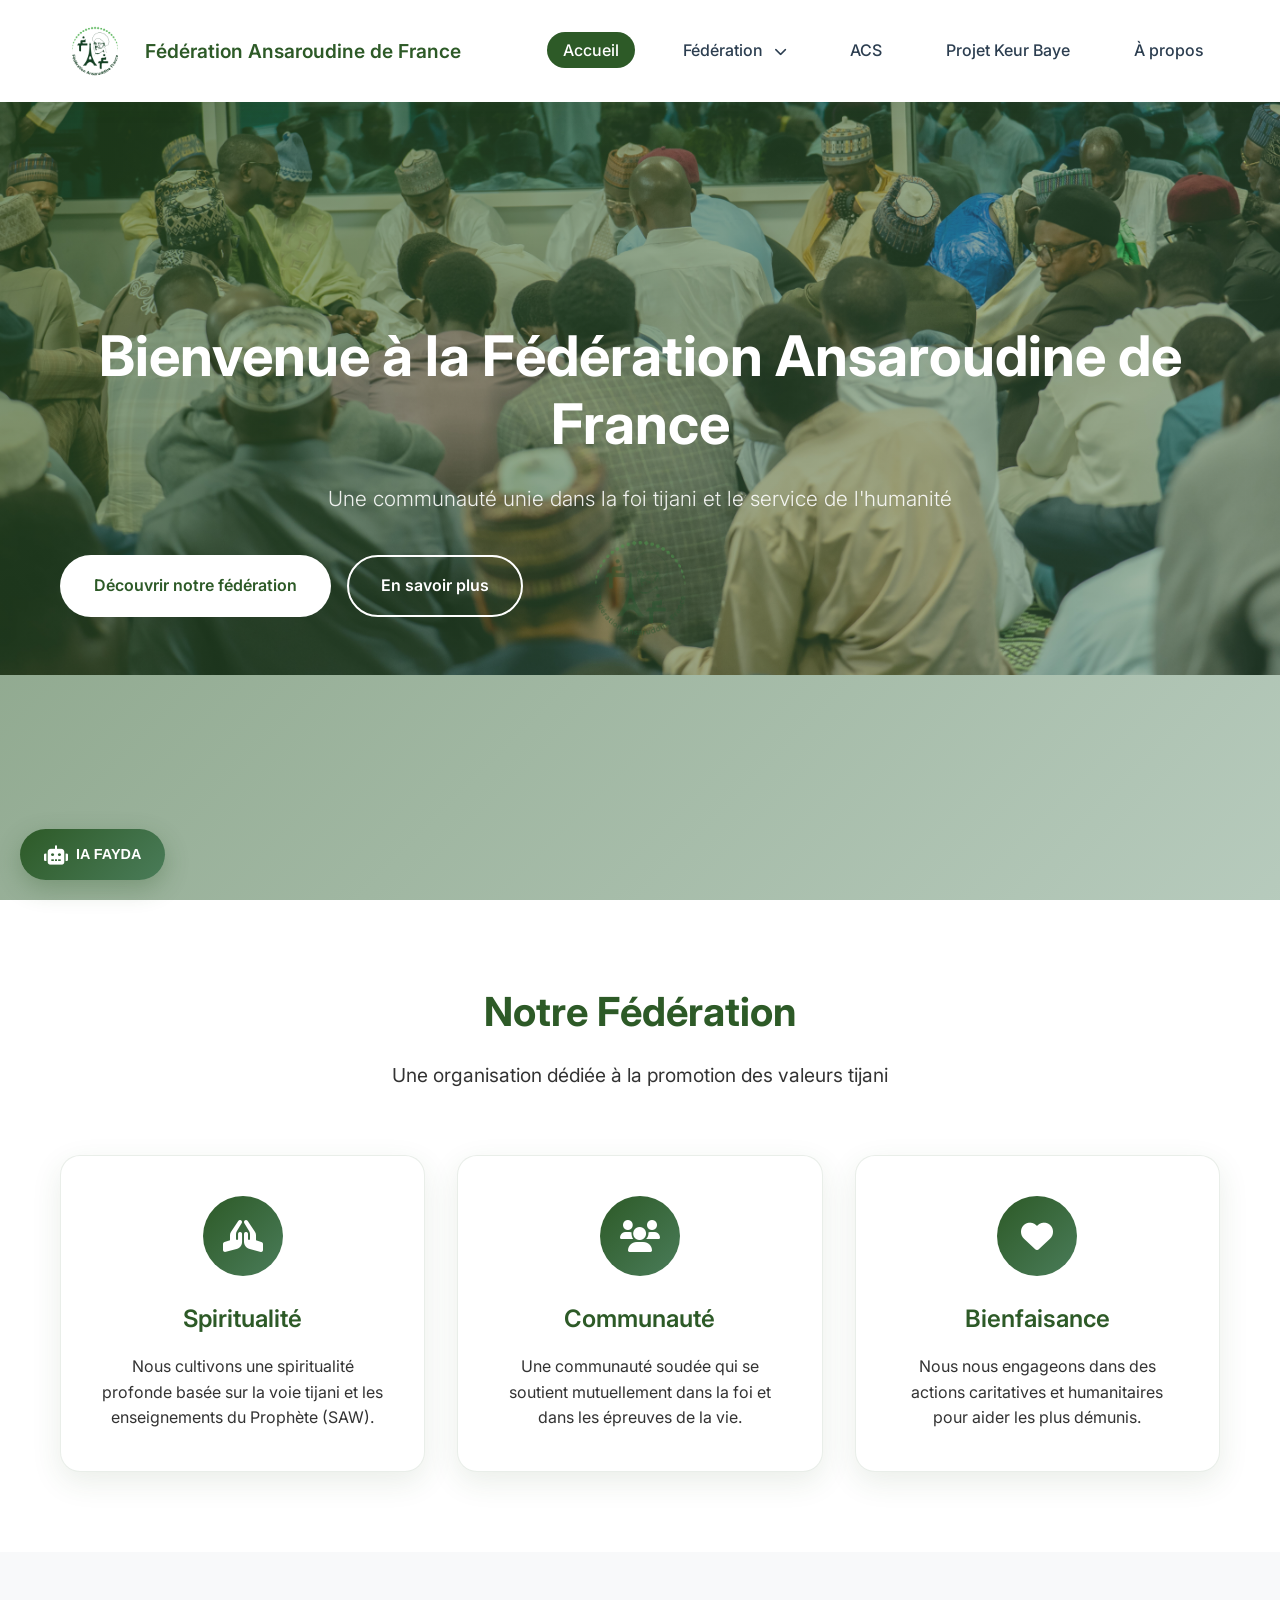
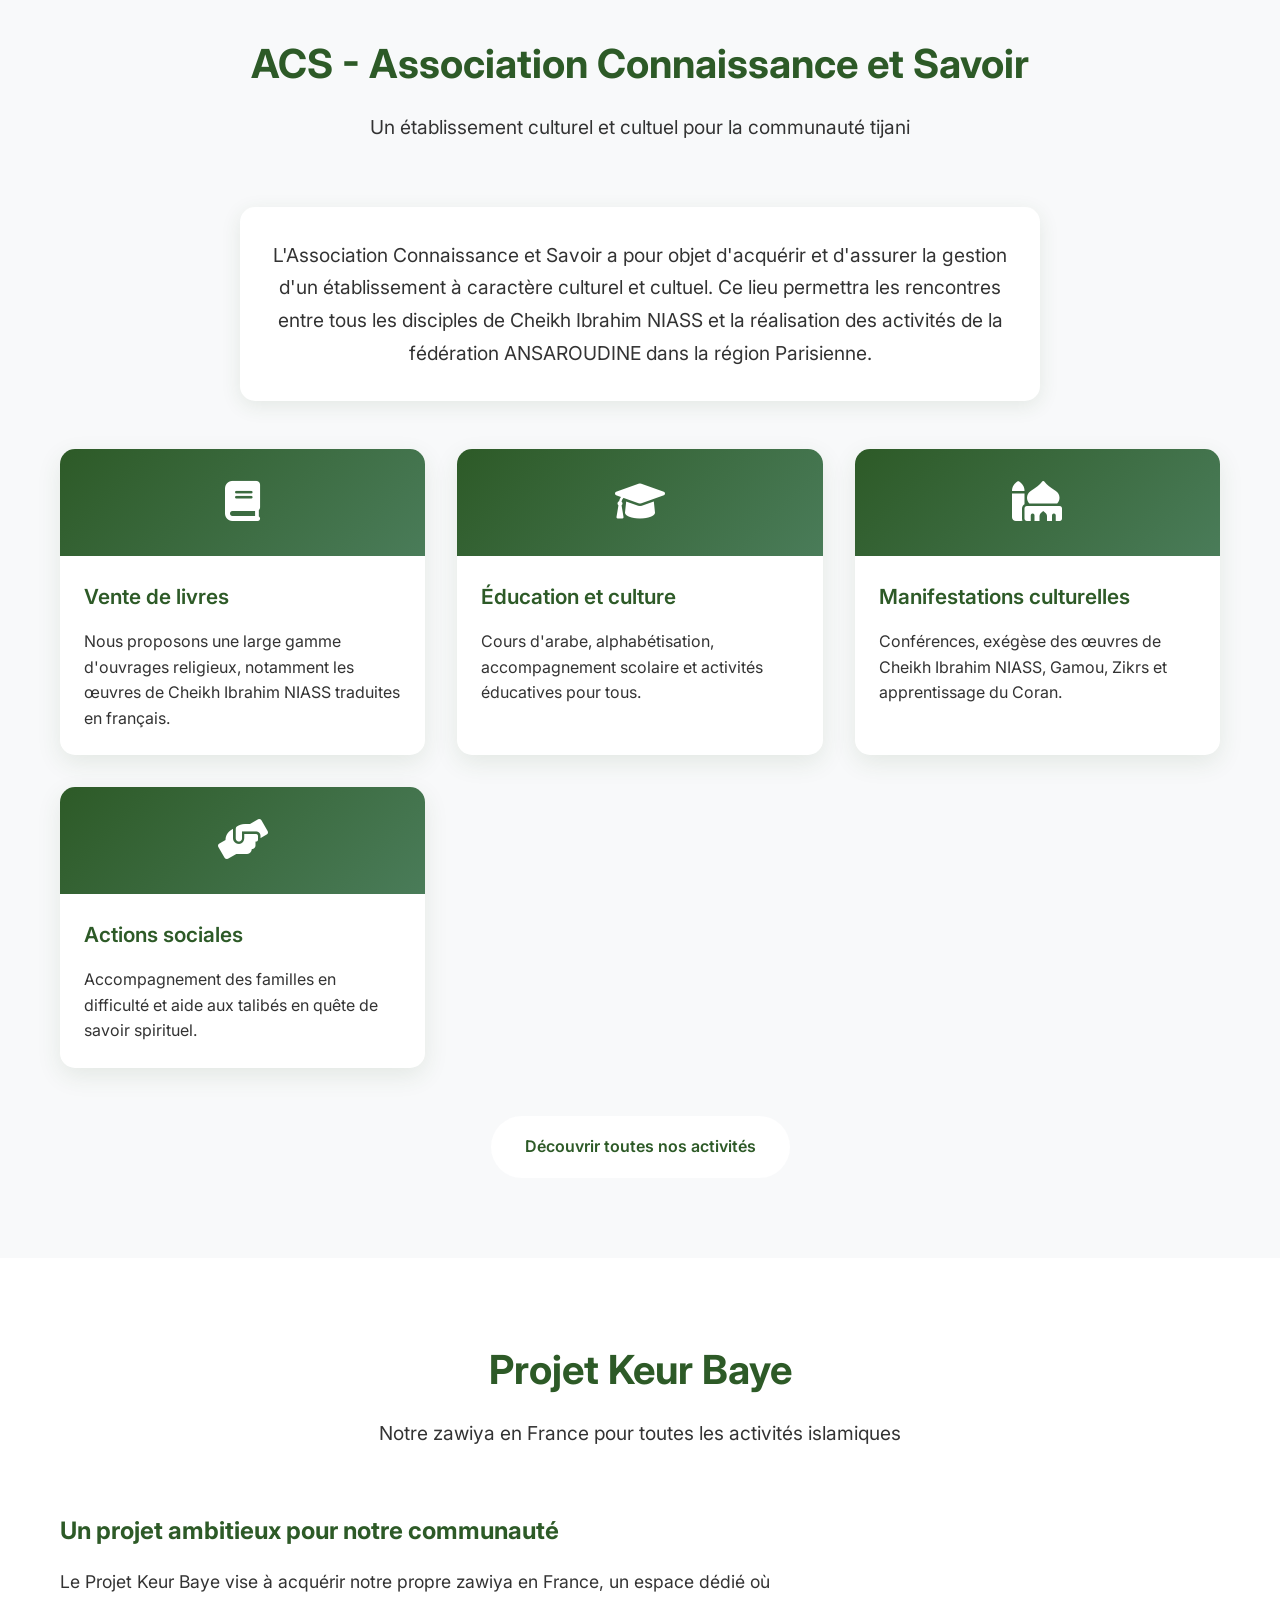
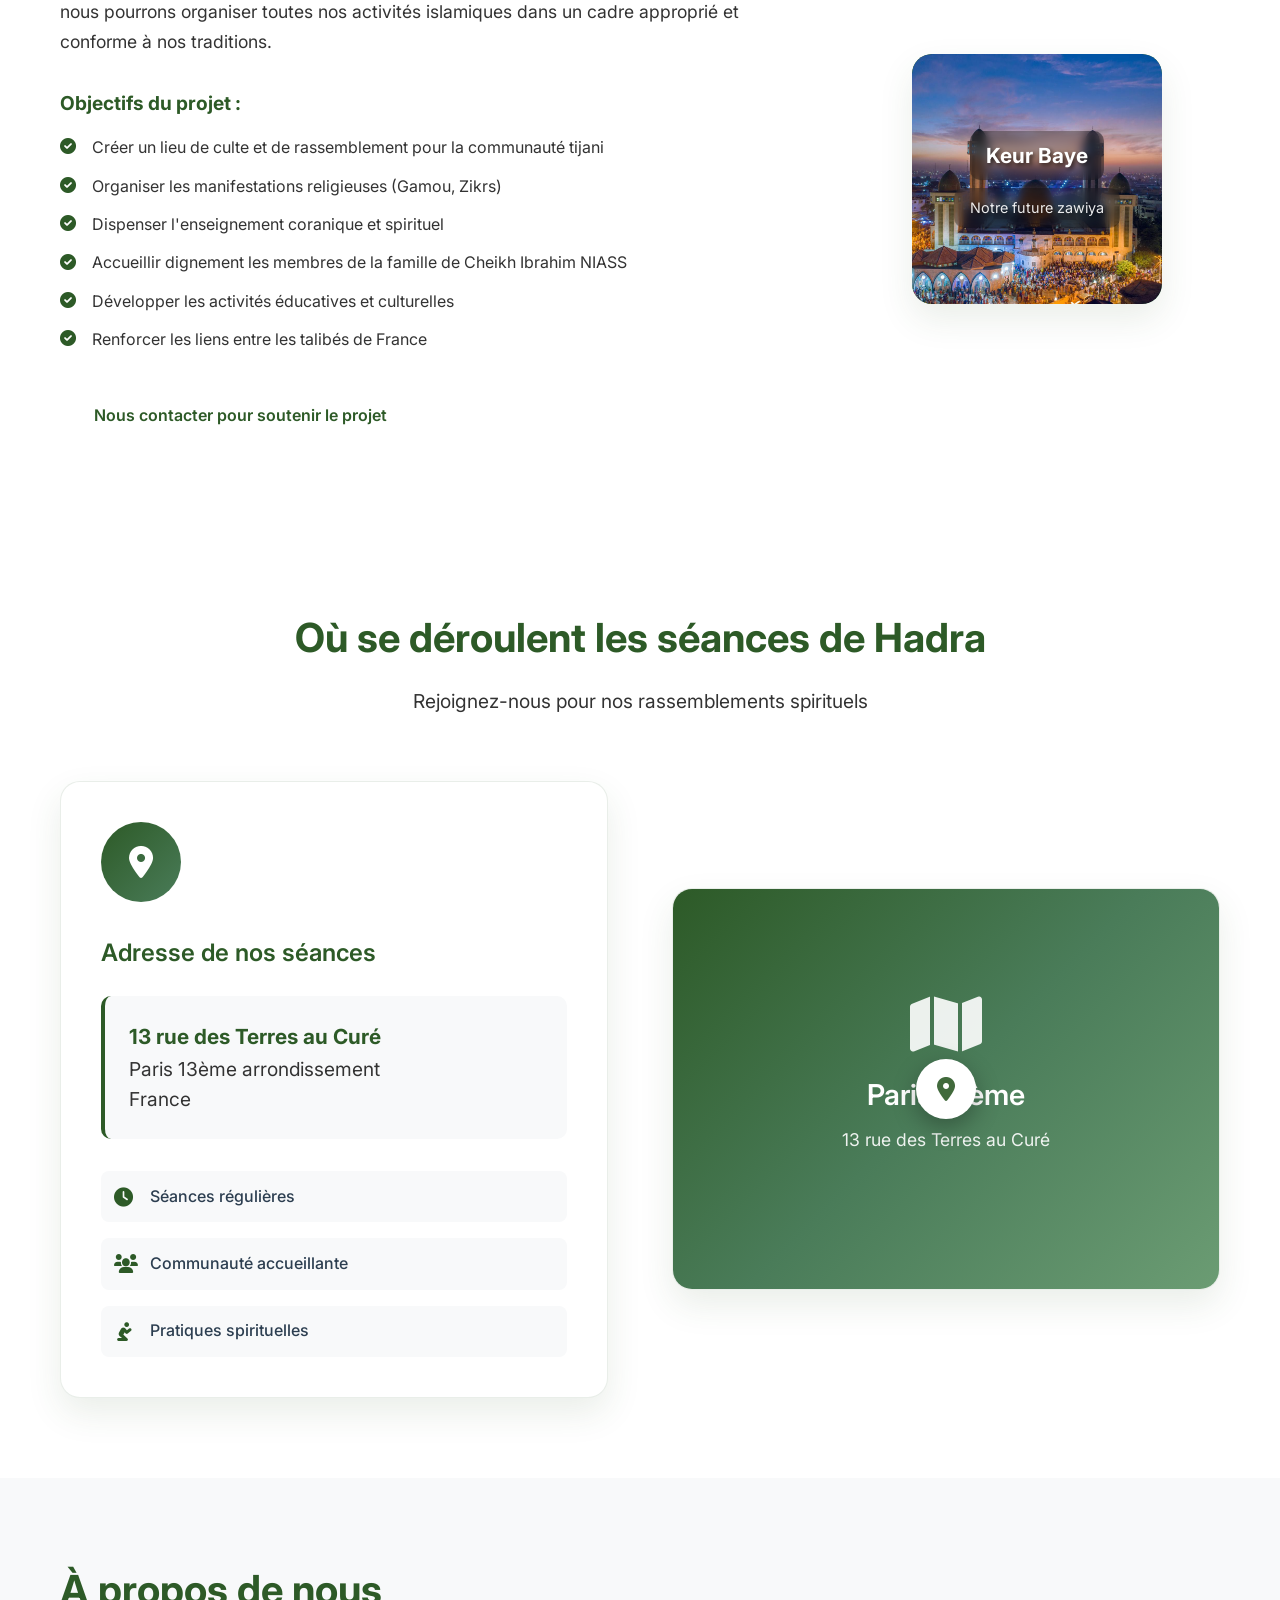
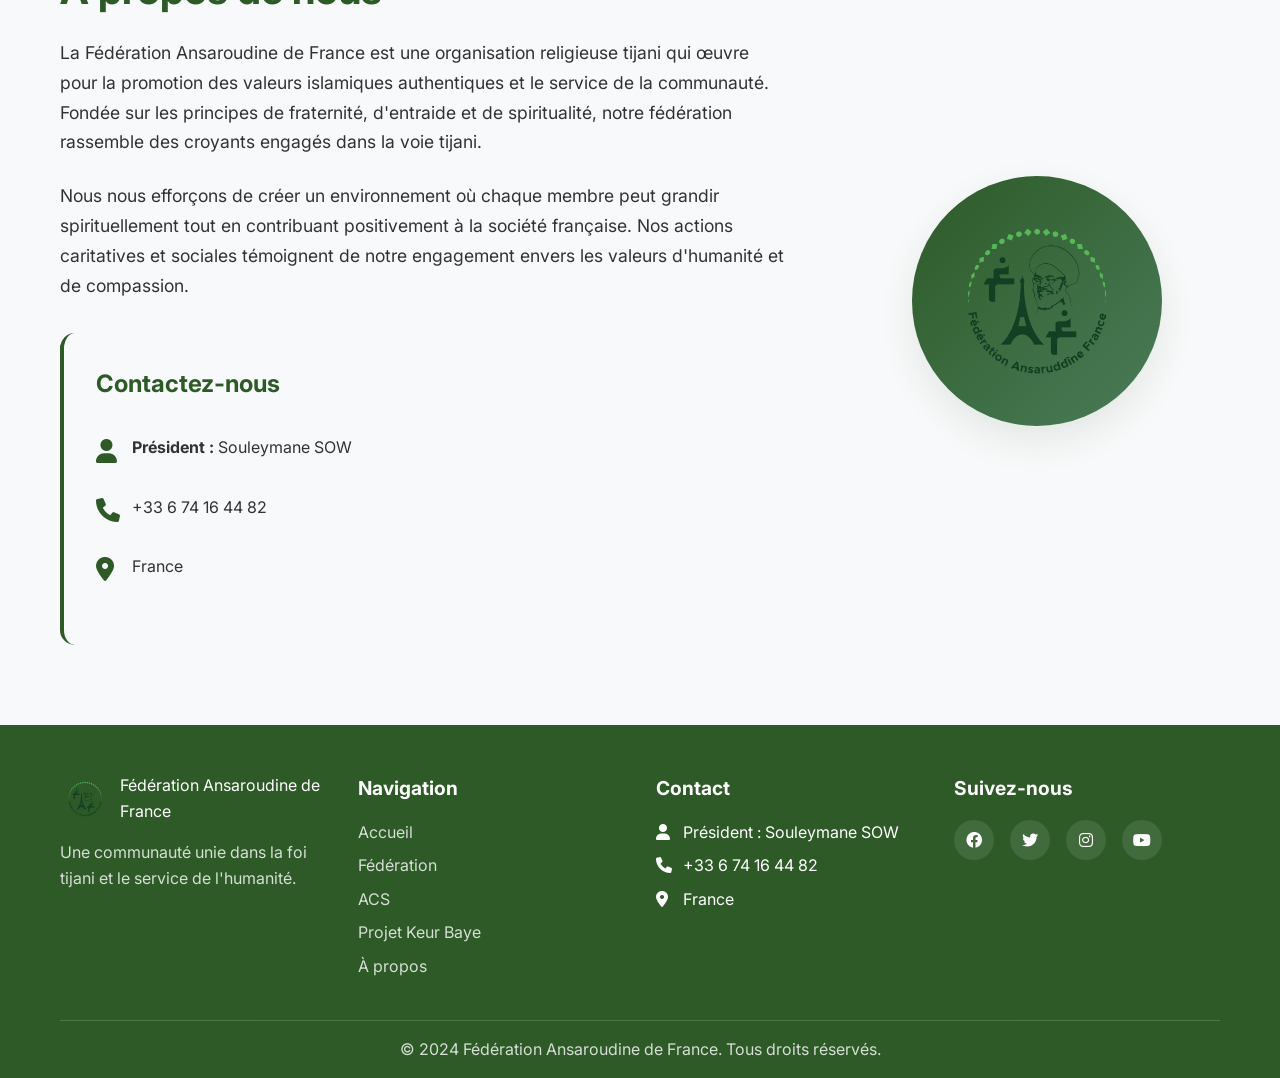
<file: index.html>
<!DOCTYPE html>
<html lang="fr">
<head>
    <meta charset="UTF-8">
    <meta name="viewport" content="width=device-width, initial-scale=1.0">
    <title>Fédération Ansaroudine de France</title>
    <link rel="stylesheet" href="styles.css">
    <link href="https://cdnjs.cloudflare.com/ajax/libs/font-awesome/6.0.0/css/all.min.css" rel="stylesheet">
    <link href="https://fonts.googleapis.com/css2?family=Inter:wght@300;400;500;600;700&display=swap" rel="stylesheet">
</head>
<body>
    <!-- Header -->
    <header class="header">
        <nav class="navbar">
            <div class="nav-container">
                <div class="nav-logo">
                    <a href="index.html" class="logo-link">
                        <img src="faf.png" alt="Logo Fédération Ansaroudine de France" class="logo">
                        <span class="logo-text">Fédération Ansaroudine de France</span>
                    </a>
                </div>
                
                <div class="nav-menu" id="nav-menu">
                    <ul class="nav-list">
                        <li class="nav-item">
                            <a href="index.html" class="nav-link active">Accueil</a>
                        </li>
                        <li class="nav-item dropdown">
                            <a href="federation.html" class="nav-link">Fédération <i class="fas fa-chevron-down dropdown-arrow"></i></a>
                            <ul class="dropdown-menu">
                                <li><a href="federation.html" class="dropdown-link">Notre Fédération</a></li>
                                <li><a href="#localisation" class="dropdown-link">Localisation</a></li>
                            </ul>
                        </li>
                        <li class="nav-item">
                            <a href="acs.html" class="nav-link">ACS</a>
                        </li>
                        <li class="nav-item">
                            <a href="projet-keur-baye.html" class="nav-link">Projet Keur Baye</a>
                        </li>
                        <li class="nav-item">
                            <a href="apropos.html" class="nav-link">À propos</a>
                        </li>
                    </ul>
                </div>
                
                <div class="nav-toggle" id="nav-toggle">
                    <span class="bar"></span>
                    <span class="bar"></span>
                    <span class="bar"></span>
                </div>
            </div>
        </nav>
    </header>

    <!-- Main Content -->
    <main>
        <!-- Section Accueil -->
        <section id="accueil" class="hero-section">
            <div class="hero-background">
                <img src="lp.jpg" alt="Communauté tijani" class="hero-bg-image">
                <div class="hero-overlay"></div>
            </div>
            <div class="hero-container">
                <div class="hero-content">
                    <h1 class="hero-title">Bienvenue à la Fédération Ansaroudine de France</h1>
                    <p class="hero-subtitle">Une communauté unie dans la foi tijani et le service de l'humanité</p>
                    <div class="hero-buttons">
                        <a href="federation.html" class="btn btn-primary">Découvrir notre fédération</a>
                        <a href="apropos.html" class="btn btn-secondary">En savoir plus</a>
                    </div>
                </div>
            </div>
        </section>

        <!-- Section Fédération -->
        <section id="federation" class="section">
            <div class="container">
                <div class="section-header">
                    <h2 class="section-title">Notre Fédération</h2>
                    <p class="section-subtitle">Une organisation dédiée à la promotion des valeurs tijani</p>
                </div>
                
                <div class="grid">
                    <div class="card">
                        <div class="card-icon">
                            <i class="fas fa-hands-praying"></i>
                        </div>
                        <h3 class="card-title">Spiritualité</h3>
                        <p class="card-description">Nous cultivons une spiritualité profonde basée sur la voie tijani et les enseignements du Prophète (SAW).</p>
                    </div>
                    
                    <div class="card">
                        <div class="card-icon">
                            <i class="fas fa-users"></i>
                        </div>
                        <h3 class="card-title">Communauté</h3>
                        <p class="card-description">Une communauté soudée qui se soutient mutuellement dans la foi et dans les épreuves de la vie.</p>
                    </div>
                    
                    <div class="card">
                        <div class="card-icon">
                            <i class="fas fa-heart"></i>
                        </div>
                        <h3 class="card-title">Bienfaisance</h3>
                        <p class="card-description">Nous nous engageons dans des actions caritatives et humanitaires pour aider les plus démunis.</p>
                    </div>
                </div>
            </div>
        </section>

        <!-- Section ACS -->
        <section id="acs" class="section bg-light">
            <div class="container">
                <div class="section-header">
                    <h2 class="section-title">ACS - Association Connaissance et Savoir</h2>
                    <p class="section-subtitle">Un établissement culturel et cultuel pour la communauté tijani</p>
                </div>
                
                <div class="acs-description">
                    <p class="acs-intro">
                        L'Association Connaissance et Savoir a pour objet d'acquérir et d'assurer la gestion d'un établissement 
                        à caractère culturel et cultuel. Ce lieu permettra les rencontres entre tous les disciples de 
                        Cheikh Ibrahim NIASS et la réalisation des activités de la fédération ANSAROUDINE dans la région Parisienne.
                    </p>
                </div>
                
                <div class="acs-grid">
                    <div class="acs-item">
                        <div class="acs-image">
                            <i class="fas fa-book"></i>
                        </div>
                        <div class="acs-content">
                            <h3>Vente de livres</h3>
                            <p>Nous proposons une large gamme d'ouvrages religieux, notamment les œuvres de Cheikh Ibrahim NIASS traduites en français.</p>
                        </div>
                    </div>
                    
                    <div class="acs-item">
                        <div class="acs-image">
                            <i class="fas fa-graduation-cap"></i>
                        </div>
                        <div class="acs-content">
                            <h3>Éducation et culture</h3>
                            <p>Cours d'arabe, alphabétisation, accompagnement scolaire et activités éducatives pour tous.</p>
                        </div>
                    </div>
                    
                    <div class="acs-item">
                        <div class="acs-image">
                            <i class="fas fa-mosque"></i>
                        </div>
                        <div class="acs-content">
                            <h3>Manifestations culturelles</h3>
                            <p>Conférences, exégèse des œuvres de Cheikh Ibrahim NIASS, Gamou, Zikrs et apprentissage du Coran.</p>
                        </div>
                    </div>
                    
                    <div class="acs-item">
                        <div class="acs-image">
                            <i class="fas fa-hands-helping"></i>
                        </div>
                        <div class="acs-content">
                            <h3>Actions sociales</h3>
                            <p>Accompagnement des familles en difficulté et aide aux talibés en quête de savoir spirituel.</p>
                        </div>
                    </div>
                </div>
                
                <div class="acs-cta">
                    <a href="acs.html" class="btn btn-primary">Découvrir toutes nos activités</a>
                </div>
            </div>
        </section>

        <!-- Section Projet Keur Baye -->
        <section id="projet-keur-baye" class="section">
            <div class="container">
                <div class="section-header">
                    <h2 class="section-title">Projet Keur Baye</h2>
                    <p class="section-subtitle">Notre zawiya en France pour toutes les activités islamiques</p>
                </div>
                
                <div class="keur-baye-content">
                    <div class="keur-baye-text">
                        <div class="keur-baye-intro">
                            <h3>Un projet ambitieux pour notre communauté</h3>
                            <p>
                                Le Projet Keur Baye vise à acquérir notre propre zawiya en France, un espace dédié 
                                où nous pourrons organiser toutes nos activités islamiques dans un cadre approprié 
                                et conforme à nos traditions.
                            </p>
                        </div>
                        
                        <div class="keur-baye-objectives">
                            <h4>Objectifs du projet :</h4>
                            <ul class="objectives-list">
                                <li><i class="fas fa-check-circle"></i> Créer un lieu de culte et de rassemblement pour la communauté tijani</li>
                                <li><i class="fas fa-check-circle"></i> Organiser les manifestations religieuses (Gamou, Zikrs)</li>
                                <li><i class="fas fa-check-circle"></i> Dispenser l'enseignement coranique et spirituel</li>
                                <li><i class="fas fa-check-circle"></i> Accueillir dignement les membres de la famille de Cheikh Ibrahim NIASS</li>
                                <li><i class="fas fa-check-circle"></i> Développer les activités éducatives et culturelles</li>
                                <li><i class="fas fa-check-circle"></i> Renforcer les liens entre les talibés de France</li>
                            </ul>
                        </div>
                        
                        <div class="keur-baye-cta">
                            <a href="#apropos" class="btn btn-primary">Nous contacter pour soutenir le projet</a>
                        </div>
                    </div>
                    
                    <div class="keur-baye-visual">
                        <div class="keur-baye-placeholder">
                            <img src="mosque.jpg" alt="Keur Baye - Notre future zawiya" class="keur-baye-mosque-image">
                            <h4>Keur Baye</h4>
                            <p>Notre future zawiya</p>
                        </div>
                    </div>
                </div>
            </div>
        </section>

        <!-- Section Localisation -->
        <section id="localisation" class="section">
            <div class="container">
                <div class="section-header">
                    <h2 class="section-title">Où se déroulent les séances de Hadra</h2>
                    <p class="section-subtitle">Rejoignez-nous pour nos rassemblements spirituels</p>
                </div>
                
                <div class="localisation-content">
                    <div class="localisation-info">
                        <div class="localisation-card">
                            <div class="localisation-icon">
                                <i class="fas fa-map-marker-alt"></i>
                            </div>
                            <div class="localisation-details">
                                <h3>Adresse de nos séances</h3>
                                <p class="localisation-address">
                                    <strong>13 rue des Terres au Curé</strong><br>
                                    Paris 13ème arrondissement<br>
                                    France
                                </p>
                                <div class="localisation-features">
                                    <div class="feature-item">
                                        <i class="fas fa-clock"></i>
                                        <span>Séances régulières</span>
                                    </div>
                                    <div class="feature-item">
                                        <i class="fas fa-users"></i>
                                        <span>Communauté accueillante</span>
                                    </div>
                                    <div class="feature-item">
                                        <i class="fas fa-pray"></i>
                                        <span>Pratiques spirituelles</span>
                                    </div>
                                </div>
                            </div>
                        </div>
                    </div>
                    
                    <div class="localisation-map">
                        <div class="map-container">
                            <div class="map-placeholder">
                                <div class="map-content">
                                    <i class="fas fa-map"></i>
                                    <h4>Paris 13ème</h4>
                                    <p>13 rue des Terres au Curé</p>
                                    <div class="map-marker">
                                        <i class="fas fa-map-marker-alt"></i>
                                    </div>
                                </div>
                            </div>
                        </div>
                    </div>
                </div>
            </div>
        </section>

        <!-- Section À propos -->
        <section id="apropos" class="section bg-light">
            <div class="container">
                <div class="about-content">
                    <div class="about-text">
                        <h2 class="section-title">À propos de nous</h2>
                        <p class="about-description">
                            La Fédération Ansaroudine de France est une organisation religieuse tijani qui œuvre pour 
                            la promotion des valeurs islamiques authentiques et le service de la communauté. 
                            Fondée sur les principes de fraternité, d'entraide et de spiritualité, notre fédération 
                            rassemble des croyants engagés dans la voie tijani.
                        </p>
                        <p class="about-description">
                            Nous nous efforçons de créer un environnement où chaque membre peut grandir spirituellement 
                            tout en contribuant positivement à la société française. Nos actions caritatives et sociales 
                            témoignent de notre engagement envers les valeurs d'humanité et de compassion.
                        </p>
                        
                        <div class="contact-info">
                            <h3>Contactez-nous</h3>
                            <div class="contact-item">
                                <i class="fas fa-user"></i>
                                <span><strong>Président :</strong> Souleymane SOW</span>
                            </div>
                            <div class="contact-item">
                                <i class="fas fa-phone"></i>
                                <span>+33 6 74 16 44 82</span>
                            </div>
                            <div class="contact-item">
                                <i class="fas fa-map-marker-alt"></i>
                                <span>France</span>
                            </div>
                        </div>
                    </div>
                    
                    <div class="about-image">
                        <div class="about-placeholder">
                            <img src="faf.png" alt="Logo FAF" class="about-logo-image">
                        </div>
                    </div>
                </div>
            </div>
        </section>
    </main>

    <!-- Footer -->
    <footer class="footer">
        <div class="container">
            <div class="footer-content">
                <div class="footer-section">
                    <div class="footer-logo">
                        <a href="index.html" class="footer-logo-link">
                            <img src="faf.png" alt="Logo FAF" class="footer-logo-img">
                            <span>Fédération Ansaroudine de France</span>
                        </a>
                    </div>
                    <p class="footer-description">
                        Une communauté unie dans la foi tijani et le service de l'humanité.
                    </p>
                </div>
                
                <div class="footer-section">
                    <h4>Navigation</h4>
                    <ul class="footer-links">
                        <li><a href="index.html">Accueil</a></li>
                        <li><a href="federation.html">Fédération</a></li>
                        <li><a href="acs.html">ACS</a></li>
                        <li><a href="projet-keur-baye.html">Projet Keur Baye</a></li>
                        <li><a href="apropos.html">À propos</a></li>
                    </ul>
                </div>
                
                <div class="footer-section">
                    <h4>Contact</h4>
                    <ul class="footer-links">
                        <li><i class="fas fa-user"></i> Président : Souleymane SOW</li>
                        <li><i class="fas fa-phone"></i> +33 6 74 16 44 82</li>
                        <li><i class="fas fa-map-marker-alt"></i> France</li>
                    </ul>
                </div>
                
                <div class="footer-section">
                    <h4>Suivez-nous</h4>
                    <div class="social-links">
                        <a href="#" class="social-link"><i class="fab fa-facebook"></i></a>
                        <a href="#" class="social-link"><i class="fab fa-twitter"></i></a>
                        <a href="#" class="social-link"><i class="fab fa-instagram"></i></a>
                        <a href="#" class="social-link"><i class="fab fa-youtube"></i></a>
                    </div>
                </div>
            </div>
            
            <div class="footer-bottom">
                <p>&copy; 2024 Fédération Ansaroudine de France. Tous droits réservés.</p>
            </div>
        </div>
    </footer>

    <script src="script.js"></script>
    <script src="fayda-config.js"></script>
    <script src="fayda-api-key-production.js"></script>
    <script src="fayda-ia.js"></script>
</body>
</html>
</file>
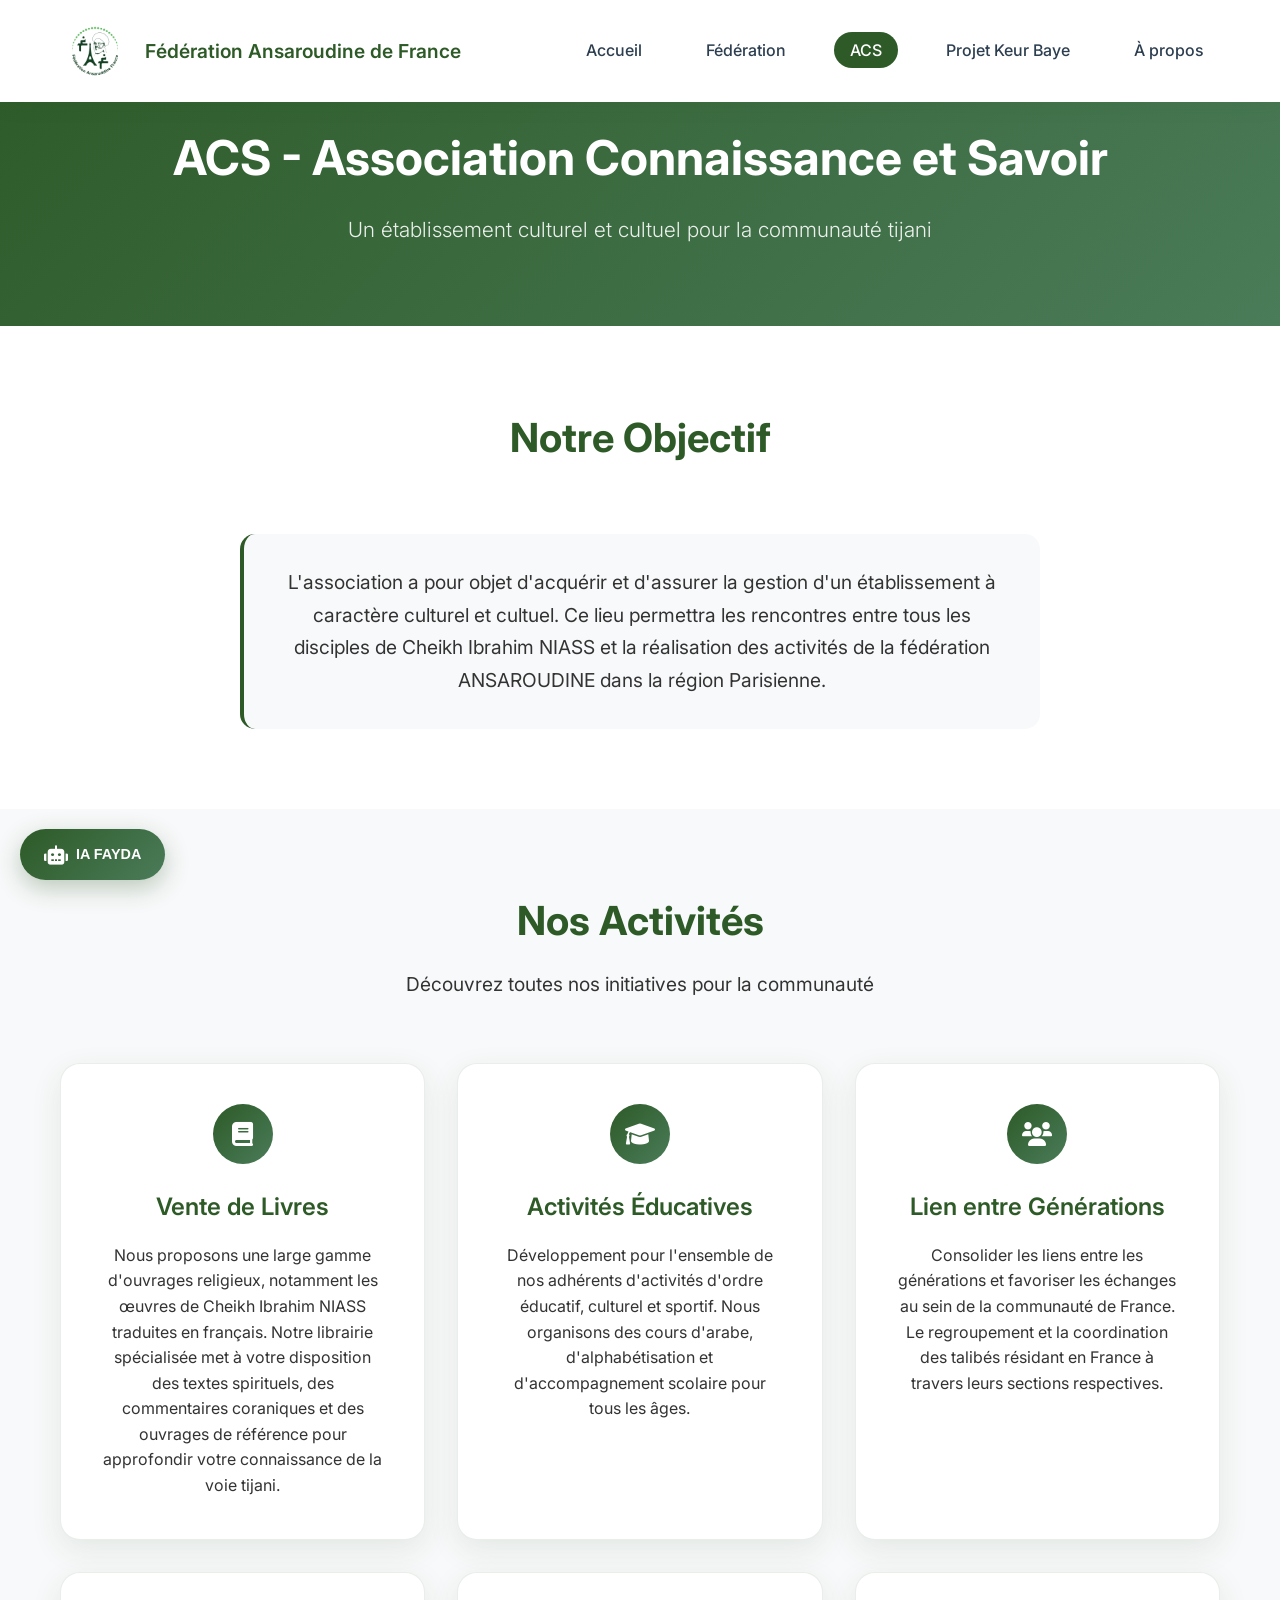
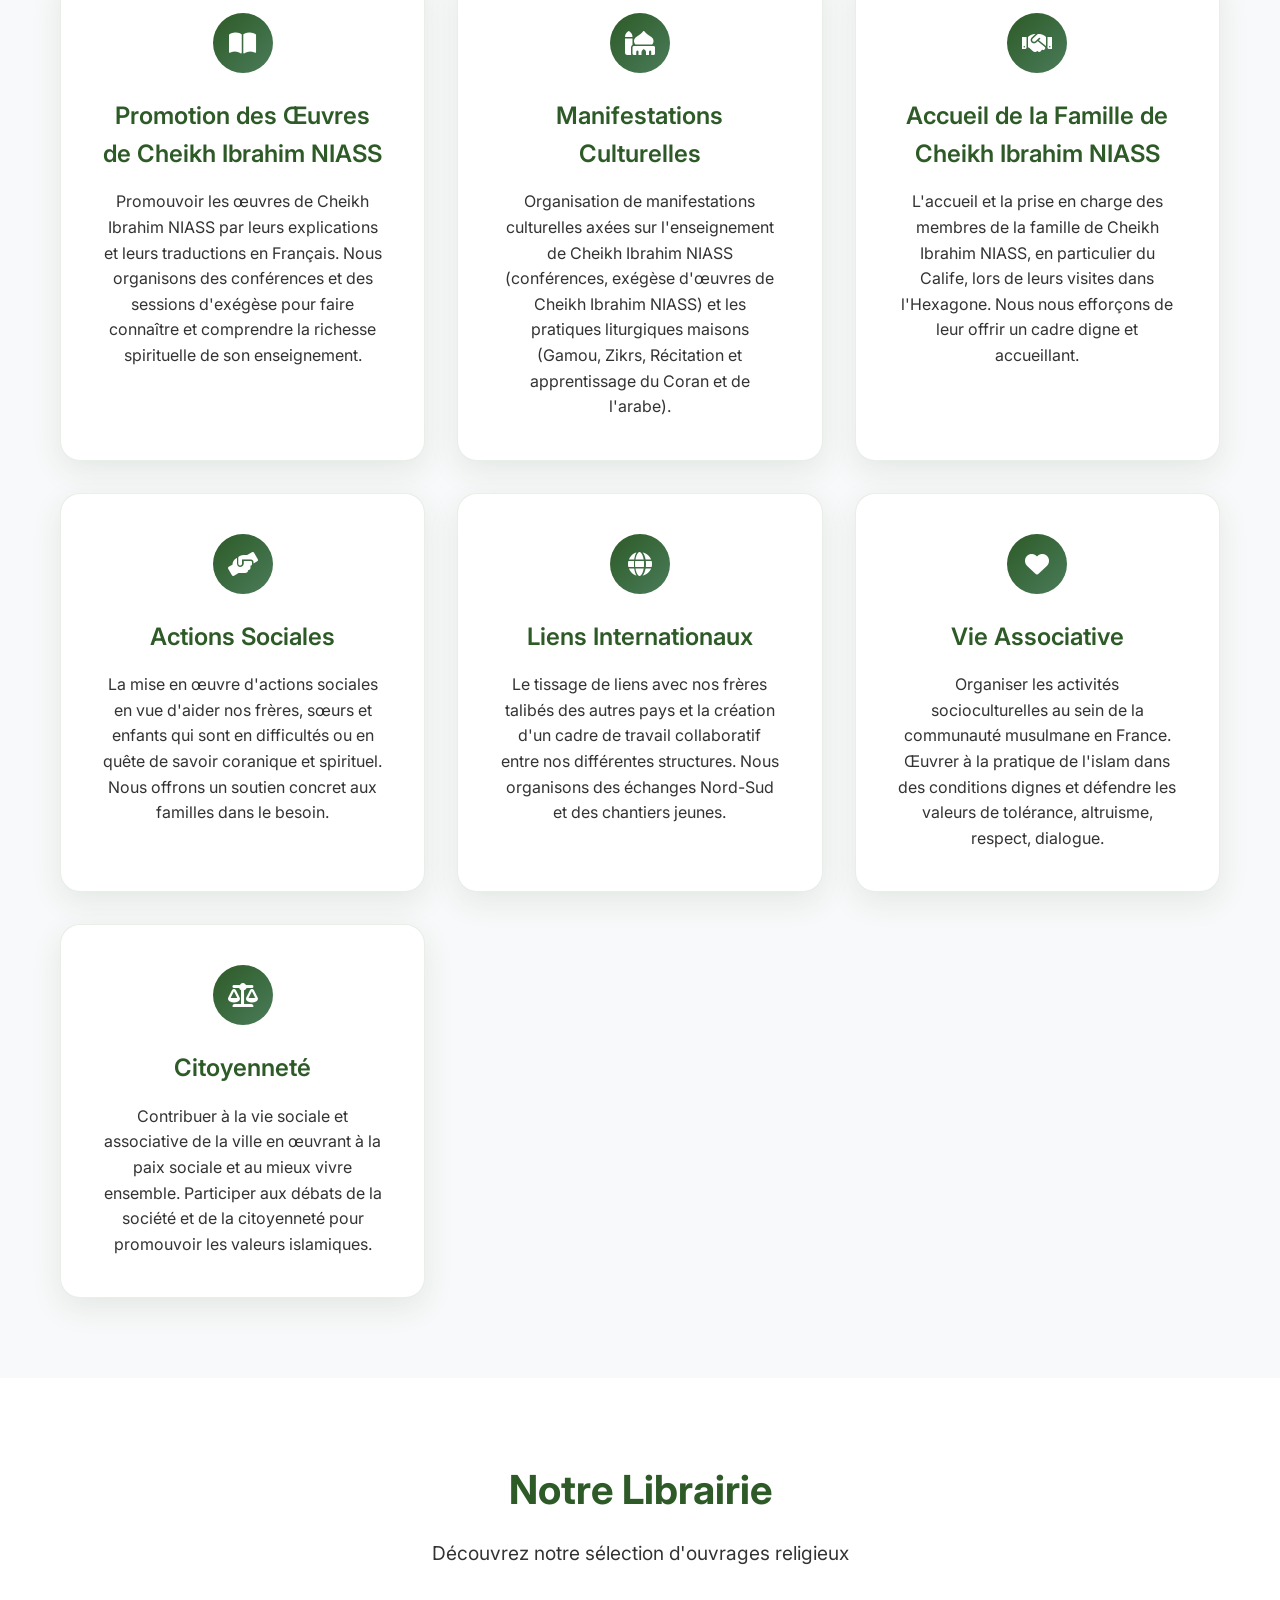
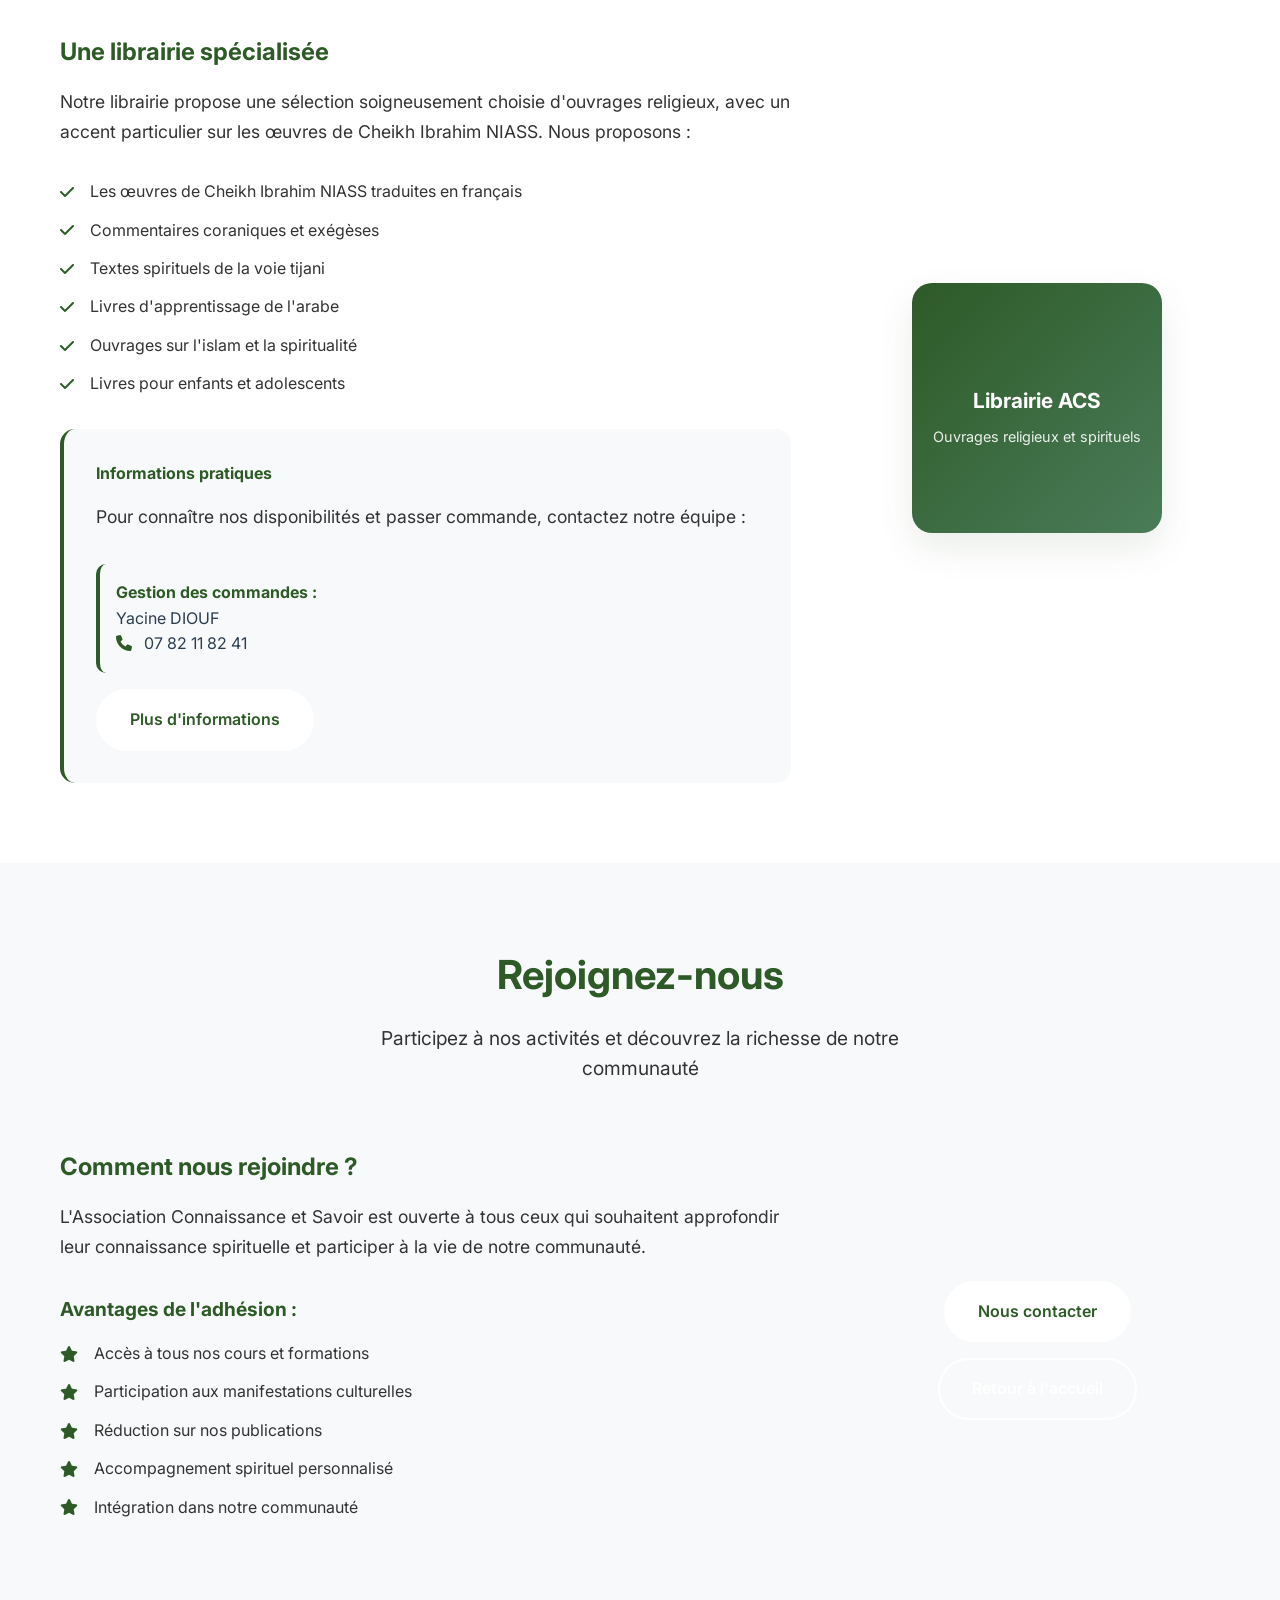
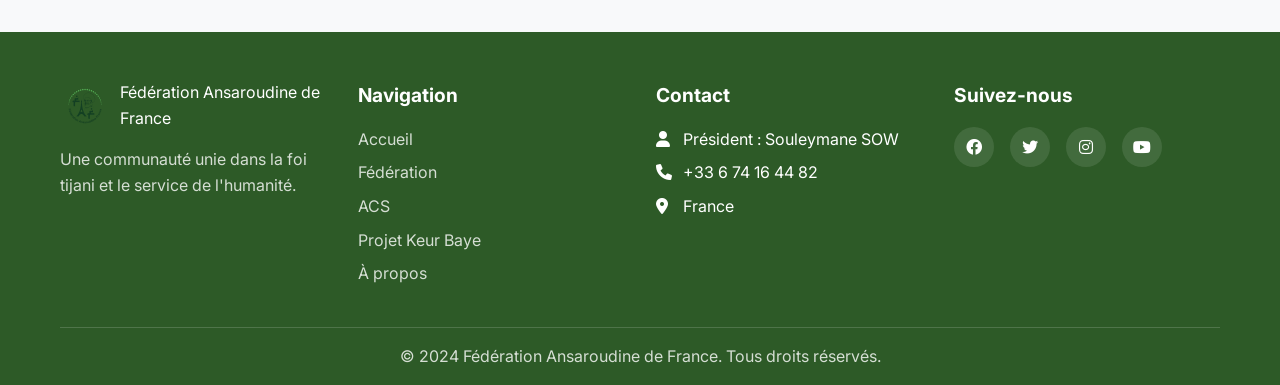
<file: acs.html>
<!DOCTYPE html>
<html lang="fr">
<head>
    <meta charset="UTF-8">
    <meta name="viewport" content="width=device-width, initial-scale=1.0">
    <title>ACS - Association Connaissance et Savoir | Fédération Ansaroudine de France</title>
    <link rel="stylesheet" href="styles.css">
    <link href="https://cdnjs.cloudflare.com/ajax/libs/font-awesome/6.0.0/css/all.min.css" rel="stylesheet">
    <link href="https://fonts.googleapis.com/css2?family=Inter:wght@300;400;500;600;700&display=swap" rel="stylesheet">
</head>
<body>
    <!-- Header -->
    <header class="header">
        <nav class="navbar">
            <div class="nav-container">
                <div class="nav-logo">
                    <a href="index.html" class="logo-link">
                        <img src="faf.png" alt="Logo Fédération Ansaroudine de France" class="logo">
                        <span class="logo-text">Fédération Ansaroudine de France</span>
                    </a>
                </div>
                
                <div class="nav-menu" id="nav-menu">
                    <ul class="nav-list">
                        <li class="nav-item">
                            <a href="index.html" class="nav-link">Accueil</a>
                        </li>
                        <li class="nav-item">
                            <a href="federation.html" class="nav-link">Fédération</a>
                        </li>
                        <li class="nav-item">
                            <a href="acs.html" class="nav-link active">ACS</a>
                        </li>
                        <li class="nav-item">
                            <a href="projet-keur-baye.html" class="nav-link">Projet Keur Baye</a>
                        </li>
                        <li class="nav-item">
                            <a href="apropos.html" class="nav-link">À propos</a>
                        </li>
                    </ul>
                </div>
                
                <div class="nav-toggle" id="nav-toggle">
                    <span class="bar"></span>
                    <span class="bar"></span>
                    <span class="bar"></span>
                </div>
            </div>
        </nav>
    </header>

    <!-- Main Content -->
    <main>
        <!-- Hero Section -->
        <section class="acs-hero">
            <div class="container">
                <div class="acs-hero-content">
                    <h1 class="acs-hero-title">ACS - Association Connaissance et Savoir</h1>
                    <p class="acs-hero-subtitle">Un établissement culturel et cultuel pour la communauté tijani</p>
                </div>
            </div>
        </section>

        <!-- Objectif Section -->
        <section class="section">
            <div class="container">
                <div class="section-header">
                    <h2 class="section-title">Notre Objectif</h2>
                </div>
                
                <div class="objectif-content">
                    <div class="objectif-text">
                        <p class="objectif-description">
                            L'association a pour objet d'acquérir et d'assurer la gestion d'un établissement à caractère 
                            culturel et cultuel. Ce lieu permettra les rencontres entre tous les disciples de 
                            Cheikh Ibrahim NIASS et la réalisation des activités de la fédération ANSAROUDINE dans la région Parisienne.
                        </p>
                    </div>
                </div>
            </div>
        </section>

        <!-- Activités Section -->
        <section class="section bg-light">
            <div class="container">
                <div class="section-header">
                    <h2 class="section-title">Nos Activités</h2>
                    <p class="section-subtitle">Découvrez toutes nos initiatives pour la communauté</p>
                </div>
                
                <div class="activites-grid">
                    <div class="activite-card">
                        <div class="activite-icon">
                            <i class="fas fa-book"></i>
                        </div>
                        <h3>Vente de Livres</h3>
                            <p>Nous proposons une large gamme d'ouvrages religieux, notamment les œuvres de Cheikh Ibrahim NIASS traduites en français. Notre librairie spécialisée met à votre disposition des textes spirituels, des commentaires coraniques et des ouvrages de référence pour approfondir votre connaissance de la voie tijani.</p>
                    </div>
                    
                    <div class="activite-card">
                        <div class="activite-icon">
                            <i class="fas fa-graduation-cap"></i>
                        </div>
                        <h3>Activités Éducatives</h3>
                        <p>Développement pour l'ensemble de nos adhérents d'activités d'ordre éducatif, culturel et sportif. Nous organisons des cours d'arabe, d'alphabétisation et d'accompagnement scolaire pour tous les âges.</p>
                    </div>
                    
                    <div class="activite-card">
                        <div class="activite-icon">
                            <i class="fas fa-users"></i>
                        </div>
                        <h3>Lien entre Générations</h3>
                        <p>Consolider les liens entre les générations et favoriser les échanges au sein de la communauté de France. Le regroupement et la coordination des talibés résidant en France à travers leurs sections respectives.</p>
                    </div>
                    
                    <div class="activite-card">
                        <div class="activite-icon">
                            <i class="fas fa-book-open"></i>
                        </div>
                        <h3>Promotion des Œuvres de Cheikh Ibrahim NIASS</h3>
                        <p>Promouvoir les œuvres de Cheikh Ibrahim NIASS par leurs explications et leurs traductions en Français. Nous organisons des conférences et des sessions d'exégèse pour faire connaître et comprendre la richesse spirituelle de son enseignement.</p>
                    </div>
                    
                    <div class="activite-card">
                        <div class="activite-icon">
                            <i class="fas fa-mosque"></i>
                        </div>
                        <h3>Manifestations Culturelles</h3>
                        <p>Organisation de manifestations culturelles axées sur l'enseignement de Cheikh Ibrahim NIASS (conférences, exégèse d'œuvres de Cheikh Ibrahim NIASS) et les pratiques liturgiques maisons (Gamou, Zikrs, Récitation et apprentissage du Coran et de l'arabe).</p>
                    </div>
                    
                    <div class="activite-card">
                        <div class="activite-icon">
                            <i class="fas fa-handshake"></i>
                        </div>
                        <h3>Accueil de la Famille de Cheikh Ibrahim NIASS</h3>
                        <p>L'accueil et la prise en charge des membres de la famille de Cheikh Ibrahim NIASS, en particulier du Calife, lors de leurs visites dans l'Hexagone. Nous nous efforçons de leur offrir un cadre digne et accueillant.</p>
                    </div>
                    
                    <div class="activite-card">
                        <div class="activite-icon">
                            <i class="fas fa-hands-helping"></i>
                        </div>
                        <h3>Actions Sociales</h3>
                        <p>La mise en œuvre d'actions sociales en vue d'aider nos frères, sœurs et enfants qui sont en difficultés ou en quête de savoir coranique et spirituel. Nous offrons un soutien concret aux familles dans le besoin.</p>
                    </div>
                    
                    <div class="activite-card">
                        <div class="activite-icon">
                            <i class="fas fa-globe"></i>
                        </div>
                        <h3>Liens Internationaux</h3>
                        <p>Le tissage de liens avec nos frères talibés des autres pays et la création d'un cadre de travail collaboratif entre nos différentes structures. Nous organisons des échanges Nord-Sud et des chantiers jeunes.</p>
                    </div>
                    
                    <div class="activite-card">
                        <div class="activite-icon">
                            <i class="fas fa-heart"></i>
                        </div>
                        <h3>Vie Associative</h3>
                        <p>Organiser les activités socioculturelles au sein de la communauté musulmane en France. Œuvrer à la pratique de l'islam dans des conditions dignes et défendre les valeurs de tolérance, altruisme, respect, dialogue.</p>
                    </div>
                    
                    <div class="activite-card">
                        <div class="activite-icon">
                            <i class="fas fa-balance-scale"></i>
                        </div>
                        <h3>Citoyenneté</h3>
                        <p>Contribuer à la vie sociale et associative de la ville en œuvrant à la paix sociale et au mieux vivre ensemble. Participer aux débats de la société et de la citoyenneté pour promouvoir les valeurs islamiques.</p>
                    </div>
                </div>
            </div>
        </section>

        <!-- Librairie Section -->
        <section class="section">
            <div class="container">
                <div class="section-header">
                    <h2 class="section-title">Notre Librairie</h2>
                    <p class="section-subtitle">Découvrez notre sélection d'ouvrages religieux</p>
                </div>
                
                <div class="librairie-content">
                    <div class="librairie-text">
                        <h3>Une librairie spécialisée</h3>
                        <p>
                            Notre librairie propose une sélection soigneusement choisie d'ouvrages religieux, 
                            avec un accent particulier sur les œuvres de Cheikh Ibrahim NIASS. Nous proposons :
                        </p>
                        
                        <ul class="livres-list">
                            <li><i class="fas fa-check"></i> Les œuvres de Cheikh Ibrahim NIASS traduites en français</li>
                            <li><i class="fas fa-check"></i> Commentaires coraniques et exégèses</li>
                            <li><i class="fas fa-check"></i> Textes spirituels de la voie tijani</li>
                            <li><i class="fas fa-check"></i> Livres d'apprentissage de l'arabe</li>
                            <li><i class="fas fa-check"></i> Ouvrages sur l'islam et la spiritualité</li>
                            <li><i class="fas fa-check"></i> Livres pour enfants et adolescents</li>
                        </ul>
                        
                        <div class="librairie-contact">
                            <h4>Informations pratiques</h4>
                            <p>Pour connaître nos disponibilités et passer commande, contactez notre équipe :</p>
                            <div class="contact-librairie">
                                <div class="contact-person">
                                    <strong>Gestion des commandes :</strong><br>
                                    Yacine DIOUF<br>
                                    <i class="fas fa-phone"></i> 07 82 11 82 41
                                </div>
                            </div>
                            <a href="apropos.html" class="btn btn-primary">Plus d'informations</a>
                        </div>
                    </div>
                    
                    <div class="librairie-visual">
                        <div class="librairie-placeholder">
                            <i class="fas fa-books"></i>
                            <h4>Librairie ACS</h4>
                            <p>Ouvrages religieux et spirituels</p>
                        </div>
                    </div>
                </div>
            </div>
        </section>

        <!-- Contact Section -->
        <section class="section bg-light">
            <div class="container">
                <div class="section-header">
                    <h2 class="section-title">Rejoignez-nous</h2>
                    <p class="section-subtitle">Participez à nos activités et découvrez la richesse de notre communauté</p>
                </div>
                
                <div class="join-content">
                    <div class="join-text">
                        <h3>Comment nous rejoindre ?</h3>
                        <p>
                            L'Association Connaissance et Savoir est ouverte à tous ceux qui souhaitent 
                            approfondir leur connaissance spirituelle et participer à la vie de notre communauté.
                        </p>
                        
                        <div class="join-benefits">
                            <h4>Avantages de l'adhésion :</h4>
                            <ul class="benefits-list">
                                <li><i class="fas fa-star"></i> Accès à tous nos cours et formations</li>
                                <li><i class="fas fa-star"></i> Participation aux manifestations culturelles</li>
                                <li><i class="fas fa-star"></i> Réduction sur nos publications</li>
                                <li><i class="fas fa-star"></i> Accompagnement spirituel personnalisé</li>
                                <li><i class="fas fa-star"></i> Intégration dans notre communauté</li>
                            </ul>
                        </div>
                    </div>
                    
                    <div class="join-cta">
                        <a href="index.html#apropos" class="btn btn-primary">Nous contacter</a>
                        <a href="index.html" class="btn btn-secondary">Retour à l'accueil</a>
                    </div>
                </div>
            </div>
        </section>
    </main>

    <!-- Footer -->
    <footer class="footer">
        <div class="container">
            <div class="footer-content">
                <div class="footer-section">
                    <div class="footer-logo">
                        <a href="index.html" class="footer-logo-link">
                            <img src="faf.png" alt="Logo FAF" class="footer-logo-img">
                            <span>Fédération Ansaroudine de France</span>
                        </a>
                    </div>
                    <p class="footer-description">
                        Une communauté unie dans la foi tijani et le service de l'humanité.
                    </p>
                </div>
                
                <div class="footer-section">
                    <h4>Navigation</h4>
                    <ul class="footer-links">
                        <li><a href="index.html">Accueil</a></li>
                        <li><a href="index.html#federation">Fédération</a></li>
                        <li><a href="acs.html">ACS</a></li>
                        <li><a href="index.html#projet-keur-baye">Projet Keur Baye</a></li>
                        <li><a href="index.html#apropos">À propos</a></li>
                    </ul>
                </div>
                
                <div class="footer-section">
                    <h4>Contact</h4>
                    <ul class="footer-links">
                        <li><i class="fas fa-user"></i> Président : Souleymane SOW</li>
                        <li><i class="fas fa-phone"></i> +33 6 74 16 44 82</li>
                        <li><i class="fas fa-map-marker-alt"></i> France</li>
                    </ul>
                </div>
                
                <div class="footer-section">
                    <h4>Suivez-nous</h4>
                    <div class="social-links">
                        <a href="#" class="social-link"><i class="fab fa-facebook"></i></a>
                        <a href="#" class="social-link"><i class="fab fa-twitter"></i></a>
                        <a href="#" class="social-link"><i class="fab fa-instagram"></i></a>
                        <a href="#" class="social-link"><i class="fab fa-youtube"></i></a>
                    </div>
                </div>
            </div>
            
            <div class="footer-bottom">
                <p>&copy; 2024 Fédération Ansaroudine de France. Tous droits réservés.</p>
            </div>
        </div>
    </footer>

    <script src="script.js"></script>
    <script src="fayda-config.js"></script>
    <script src="fayda-api-key-production.js"></script>
    <script src="fayda-ia.js"></script>
</body>
</html>
</file>
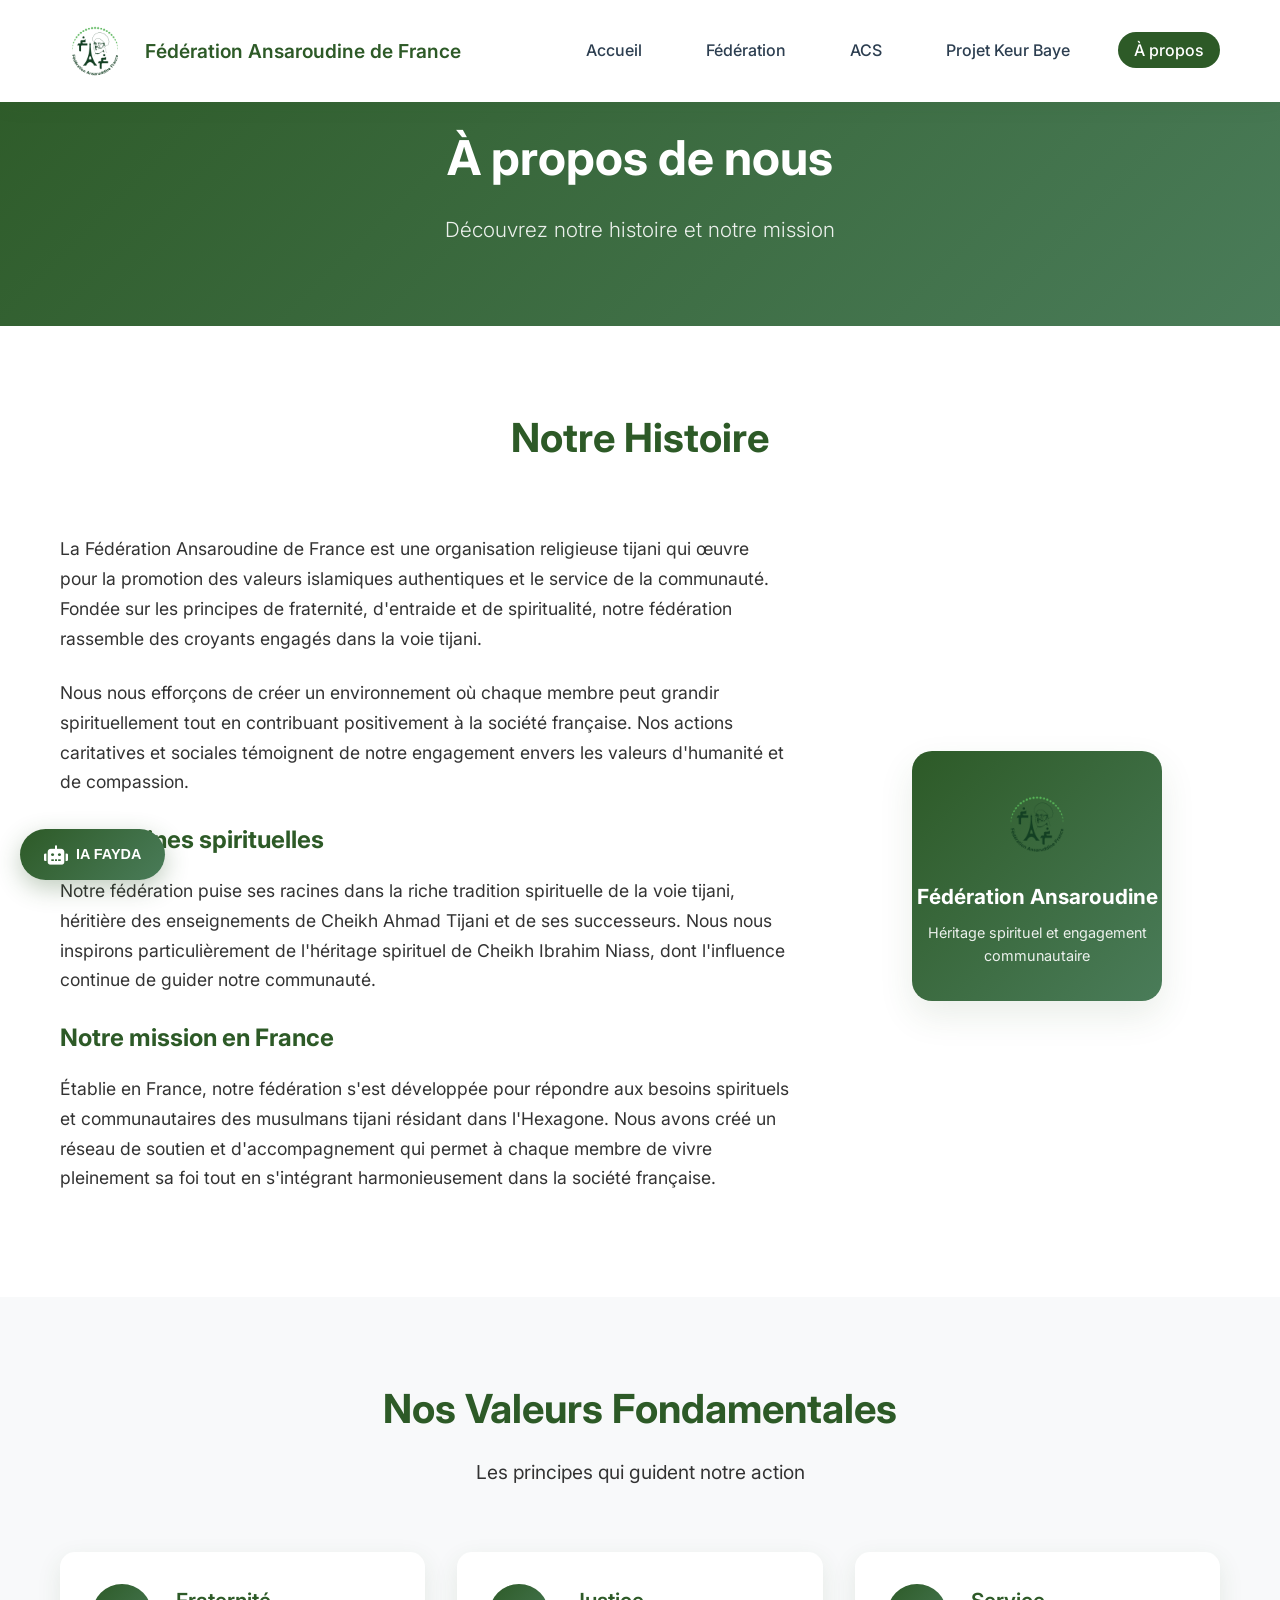
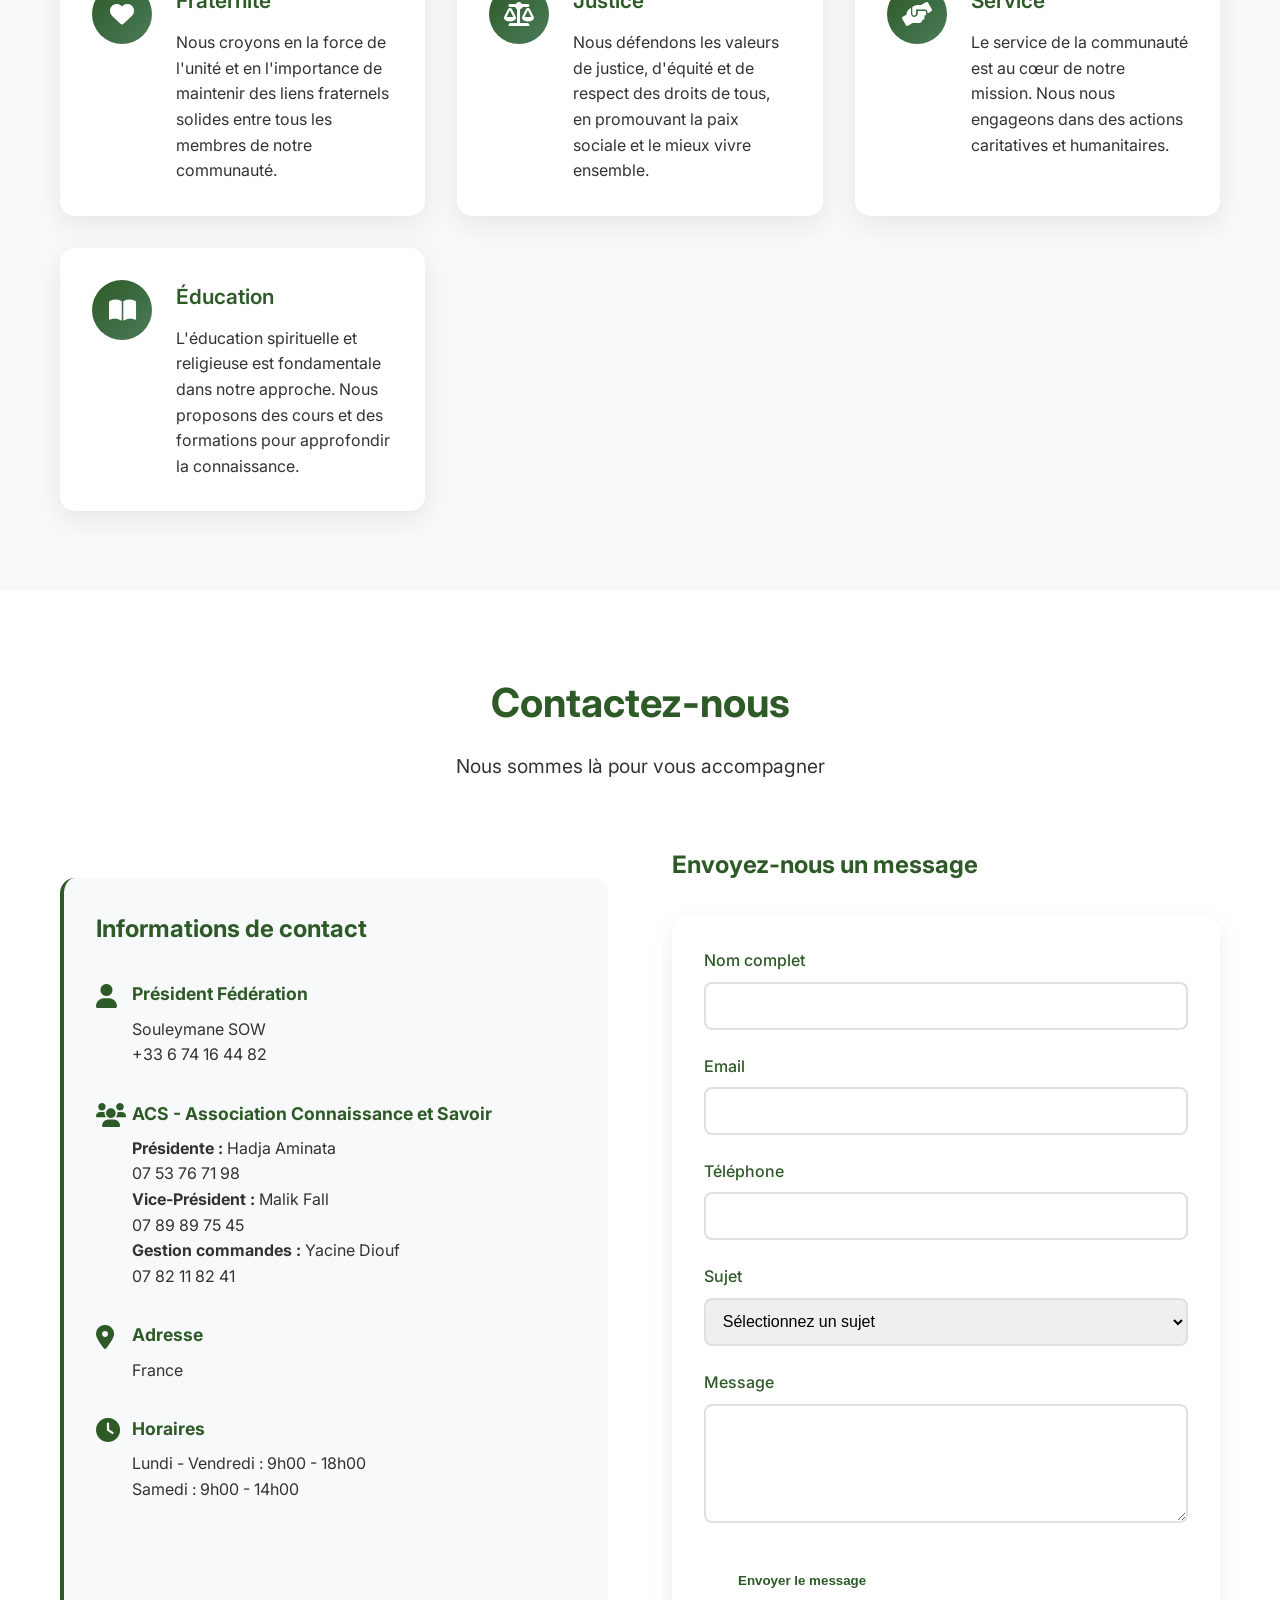
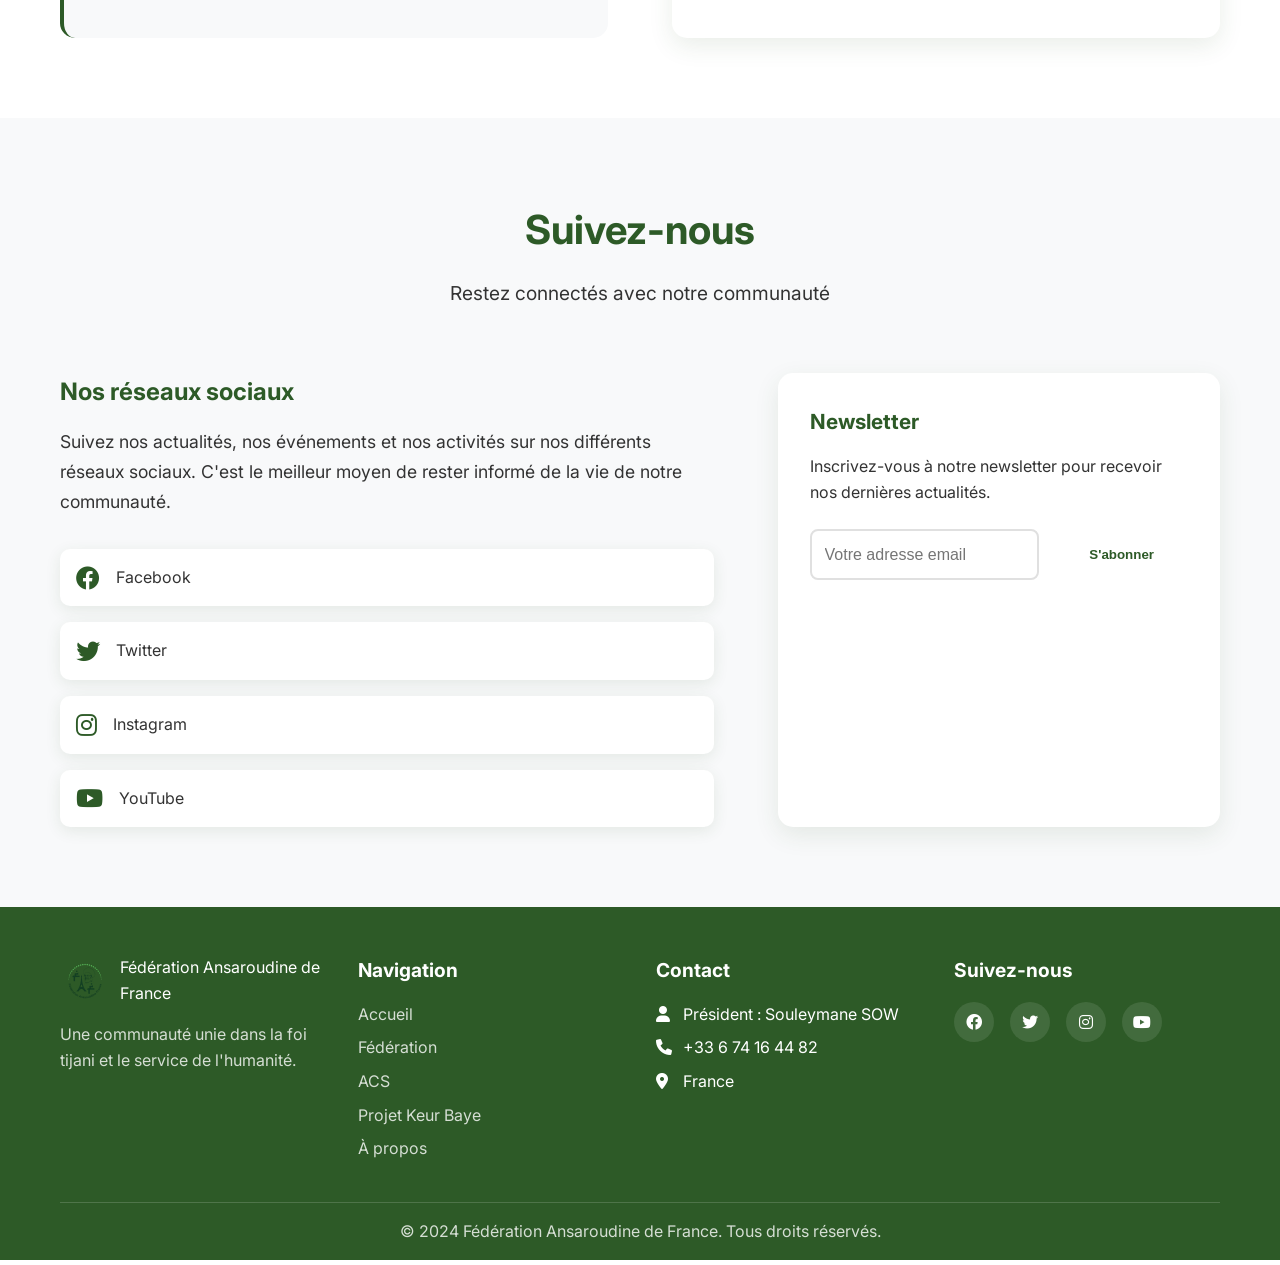
<file: apropos.html>
<!DOCTYPE html>
<html lang="fr">
<head>
    <meta charset="UTF-8">
    <meta name="viewport" content="width=device-width, initial-scale=1.0">
    <title>À propos | Fédération Ansaroudine de France</title>
    <link rel="stylesheet" href="styles.css">
    <link href="https://cdnjs.cloudflare.com/ajax/libs/font-awesome/6.0.0/css/all.min.css" rel="stylesheet">
    <link href="https://fonts.googleapis.com/css2?family=Inter:wght@300;400;500;600;700&display=swap" rel="stylesheet">
</head>
<body>
    <!-- Header -->
    <header class="header">
        <nav class="navbar">
            <div class="nav-container">
                <div class="nav-logo">
                    <a href="index.html" class="logo-link">
                        <img src="faf.png" alt="Logo Fédération Ansaroudine de France" class="logo">
                        <span class="logo-text">Fédération Ansaroudine de France</span>
                    </a>
                </div>
                
                <div class="nav-menu" id="nav-menu">
                    <ul class="nav-list">
                        <li class="nav-item">
                            <a href="index.html" class="nav-link">Accueil</a>
                        </li>
                        <li class="nav-item">
                            <a href="federation.html" class="nav-link">Fédération</a>
                        </li>
                        <li class="nav-item">
                            <a href="acs.html" class="nav-link">ACS</a>
                        </li>
                        <li class="nav-item">
                            <a href="projet-keur-baye.html" class="nav-link">Projet Keur Baye</a>
                        </li>
                        <li class="nav-item">
                            <a href="apropos.html" class="nav-link active">À propos</a>
                        </li>
                    </ul>
                </div>
                
                <div class="nav-toggle" id="nav-toggle">
                    <span class="bar"></span>
                    <span class="bar"></span>
                    <span class="bar"></span>
                </div>
            </div>
        </nav>
    </header>

    <!-- Main Content -->
    <main>
        <!-- Hero Section -->
        <section class="apropos-hero">
            <div class="container">
                <div class="apropos-hero-content">
                    <h1 class="apropos-hero-title">À propos de nous</h1>
                    <p class="apropos-hero-subtitle">Découvrez notre histoire et notre mission</p>
                </div>
            </div>
        </section>

        <!-- Présentation Section -->
        <section class="section">
            <div class="container">
                <div class="section-header">
                    <h2 class="section-title">Notre Histoire</h2>
                </div>
                
                <div class="apropos-content">
                    <div class="apropos-text">
                        <p class="apropos-description">
                            La Fédération Ansaroudine de France est une organisation religieuse tijani qui œuvre pour 
                            la promotion des valeurs islamiques authentiques et le service de la communauté. 
                            Fondée sur les principes de fraternité, d'entraide et de spiritualité, notre fédération 
                            rassemble des croyants engagés dans la voie tijani.
                        </p>
                        
                        <p class="apropos-description">
                            Nous nous efforçons de créer un environnement où chaque membre peut grandir spirituellement 
                            tout en contribuant positivement à la société française. Nos actions caritatives et sociales 
                            témoignent de notre engagement envers les valeurs d'humanité et de compassion.
                        </p>
                        
                        <h3>Nos racines spirituelles</h3>
                        <p>
                            Notre fédération puise ses racines dans la riche tradition spirituelle de la voie tijani, 
                            héritière des enseignements de Cheikh Ahmad Tijani et de ses successeurs. Nous nous 
                            inspirons particulièrement de l'héritage spirituel de Cheikh Ibrahim Niass, dont 
                            l'influence continue de guider notre communauté.
                        </p>
                        
                        <h3>Notre mission en France</h3>
                        <p>
                            Établie en France, notre fédération s'est développée pour répondre aux besoins spirituels 
                            et communautaires des musulmans tijani résidant dans l'Hexagone. Nous avons créé un 
                            réseau de soutien et d'accompagnement qui permet à chaque membre de vivre pleinement 
                            sa foi tout en s'intégrant harmonieusement dans la société française.
                        </p>
                    </div>
                    
                    <div class="apropos-visual">
                        <div class="apropos-placeholder">
                            <img src="faf.png" alt="Logo FAF" class="apropos-logo">
                            <h4>Fédération Ansaroudine</h4>
                            <p>Héritage spirituel et engagement communautaire</p>
                        </div>
                    </div>
                </div>
            </div>
        </section>

        <!-- Valeurs Section -->
        <section class="section bg-light">
            <div class="container">
                <div class="section-header">
                    <h2 class="section-title">Nos Valeurs Fondamentales</h2>
                    <p class="section-subtitle">Les principes qui guident notre action</p>
                </div>
                
                <div class="valeurs-apropos">
                    <div class="valeur-item">
                        <div class="valeur-icon">
                            <i class="fas fa-heart"></i>
                        </div>
                        <div class="valeur-content">
                            <h3>Fraternité</h3>
                            <p>Nous croyons en la force de l'unité et en l'importance de maintenir des liens fraternels solides entre tous les membres de notre communauté.</p>
                        </div>
                    </div>
                    
                    <div class="valeur-item">
                        <div class="valeur-icon">
                            <i class="fas fa-balance-scale"></i>
                        </div>
                        <div class="valeur-content">
                            <h3>Justice</h3>
                            <p>Nous défendons les valeurs de justice, d'équité et de respect des droits de tous, en promouvant la paix sociale et le mieux vivre ensemble.</p>
                        </div>
                    </div>
                    
                    <div class="valeur-item">
                        <div class="valeur-icon">
                            <i class="fas fa-hands-helping"></i>
                        </div>
                        <div class="valeur-content">
                            <h3>Service</h3>
                            <p>Le service de la communauté est au cœur de notre mission. Nous nous engageons dans des actions caritatives et humanitaires.</p>
                        </div>
                    </div>
                    
                    <div class="valeur-item">
                        <div class="valeur-icon">
                            <i class="fas fa-book-open"></i>
                        </div>
                        <div class="valeur-content">
                            <h3>Éducation</h3>
                            <p>L'éducation spirituelle et religieuse est fondamentale dans notre approche. Nous proposons des cours et des formations pour approfondir la connaissance.</p>
                        </div>
                    </div>
                </div>
            </div>
        </section>

        <!-- Contact Section -->
        <section class="section">
            <div class="container">
                <div class="section-header">
                    <h2 class="section-title">Contactez-nous</h2>
                    <p class="section-subtitle">Nous sommes là pour vous accompagner</p>
                </div>
                
                <div class="contact-content">
                    <div class="contact-info">
                        <h3>Informations de contact</h3>
                        <div class="contact-item">
                            <i class="fas fa-user"></i>
                            <div class="contact-details">
                                <h4>Président Fédération</h4>
                                <p>Souleymane SOW<br>+33 6 74 16 44 82</p>
                            </div>
                        </div>
                        
                        <div class="contact-item">
                            <i class="fas fa-users"></i>
                            <div class="contact-details">
                                <h4>ACS - Association Connaissance et Savoir</h4>
                                <p><strong>Présidente :</strong> Hadja Aminata<br>07 53 76 71 98</p>
                                <p><strong>Vice-Président :</strong> Malik Fall<br>07 89 89 75 45</p>
                                <p><strong>Gestion commandes :</strong> Yacine Diouf<br>07 82 11 82 41</p>
                            </div>
                        </div>
                        
                        <div class="contact-item">
                            <i class="fas fa-map-marker-alt"></i>
                            <div class="contact-details">
                                <h4>Adresse</h4>
                                <p>France</p>
                            </div>
                        </div>
                        
                        <div class="contact-item">
                            <i class="fas fa-clock"></i>
                            <div class="contact-details">
                                <h4>Horaires</h4>
                                <p>Lundi - Vendredi : 9h00 - 18h00<br>Samedi : 9h00 - 14h00</p>
                            </div>
                        </div>
                    </div>
                    
                    <div class="contact-form">
                        <h3>Envoyez-nous un message</h3>
                        <form class="form">
                            <div class="form-group">
                                <label for="nom">Nom complet</label>
                                <input type="text" id="nom" name="nom" required>
                            </div>
                            
                            <div class="form-group">
                                <label for="email">Email</label>
                                <input type="email" id="email" name="email" required>
                            </div>
                            
                            <div class="form-group">
                                <label for="telephone">Téléphone</label>
                                <input type="tel" id="telephone" name="telephone">
                            </div>
                            
                            <div class="form-group">
                                <label for="sujet">Sujet</label>
                                <select id="sujet" name="sujet" required>
                                    <option value="">Sélectionnez un sujet</option>
                                    <option value="adhesion">Adhésion à la fédération</option>
                                    <option value="acs">Activités ACS</option>
                                    <option value="keur-baye">Projet Keur Baye</option>
                                    <option value="formation">Formation spirituelle</option>
                                    <option value="autre">Autre</option>
                                </select>
                            </div>
                            
                            <div class="form-group">
                                <label for="message">Message</label>
                                <textarea id="message" name="message" rows="5" required></textarea>
                            </div>
                            
                            <button type="submit" class="btn btn-primary">Envoyer le message</button>
                        </form>
                    </div>
                </div>
            </div>
        </section>

        <!-- Réseaux Section -->
        <section class="section bg-light">
            <div class="container">
                <div class="section-header">
                    <h2 class="section-title">Suivez-nous</h2>
                    <p class="section-subtitle">Restez connectés avec notre communauté</p>
                </div>
                
                <div class="reseaux-content">
                    <div class="reseaux-text">
                        <h3>Nos réseaux sociaux</h3>
                        <p>
                            Suivez nos actualités, nos événements et nos activités sur nos différents 
                            réseaux sociaux. C'est le meilleur moyen de rester informé de la vie de 
                            notre communauté.
                        </p>
                        
                        <div class="social-links-large">
                            <a href="#" class="social-link-large">
                                <i class="fab fa-facebook"></i>
                                <span>Facebook</span>
                            </a>
                            <a href="#" class="social-link-large">
                                <i class="fab fa-twitter"></i>
                                <span>Twitter</span>
                            </a>
                            <a href="#" class="social-link-large">
                                <i class="fab fa-instagram"></i>
                                <span>Instagram</span>
                            </a>
                            <a href="#" class="social-link-large">
                                <i class="fab fa-youtube"></i>
                                <span>YouTube</span>
                            </a>
                        </div>
                    </div>
                    
                    <div class="newsletter">
                        <h3>Newsletter</h3>
                        <p>Inscrivez-vous à notre newsletter pour recevoir nos dernières actualités.</p>
                        <form class="newsletter-form">
                            <input type="email" placeholder="Votre adresse email" required>
                            <button type="submit" class="btn btn-primary">S'abonner</button>
                        </form>
                    </div>
                </div>
            </div>
        </section>
    </main>

    <!-- Footer -->
    <footer class="footer">
        <div class="container">
            <div class="footer-content">
                <div class="footer-section">
                    <div class="footer-logo">
                        <a href="index.html" class="footer-logo-link">
                            <img src="faf.png" alt="Logo FAF" class="footer-logo-img">
                            <span>Fédération Ansaroudine de France</span>
                        </a>
                    </div>
                    <p class="footer-description">
                        Une communauté unie dans la foi tijani et le service de l'humanité.
                    </p>
                </div>
                
                <div class="footer-section">
                    <h4>Navigation</h4>
                    <ul class="footer-links">
                        <li><a href="index.html">Accueil</a></li>
                        <li><a href="federation.html">Fédération</a></li>
                        <li><a href="acs.html">ACS</a></li>
                        <li><a href="projet-keur-baye.html">Projet Keur Baye</a></li>
                        <li><a href="apropos.html">À propos</a></li>
                    </ul>
                </div>
                
                <div class="footer-section">
                    <h4>Contact</h4>
                    <ul class="footer-links">
                        <li><i class="fas fa-user"></i> Président : Souleymane SOW</li>
                        <li><i class="fas fa-phone"></i> +33 6 74 16 44 82</li>
                        <li><i class="fas fa-map-marker-alt"></i> France</li>
                    </ul>
                </div>
                
                <div class="footer-section">
                    <h4>Suivez-nous</h4>
                    <div class="social-links">
                        <a href="#" class="social-link"><i class="fab fa-facebook"></i></a>
                        <a href="#" class="social-link"><i class="fab fa-twitter"></i></a>
                        <a href="#" class="social-link"><i class="fab fa-instagram"></i></a>
                        <a href="#" class="social-link"><i class="fab fa-youtube"></i></a>
                    </div>
                </div>
            </div>
            
            <div class="footer-bottom">
                <p>&copy; 2024 Fédération Ansaroudine de France. Tous droits réservés.</p>
            </div>
        </div>
    </footer>

    <script src="script.js"></script>
    <script src="fayda-config.js"></script>
    <script src="fayda-api-key-production.js"></script>
    <script src="fayda-ia.js"></script>
</body>
</html>
</file>
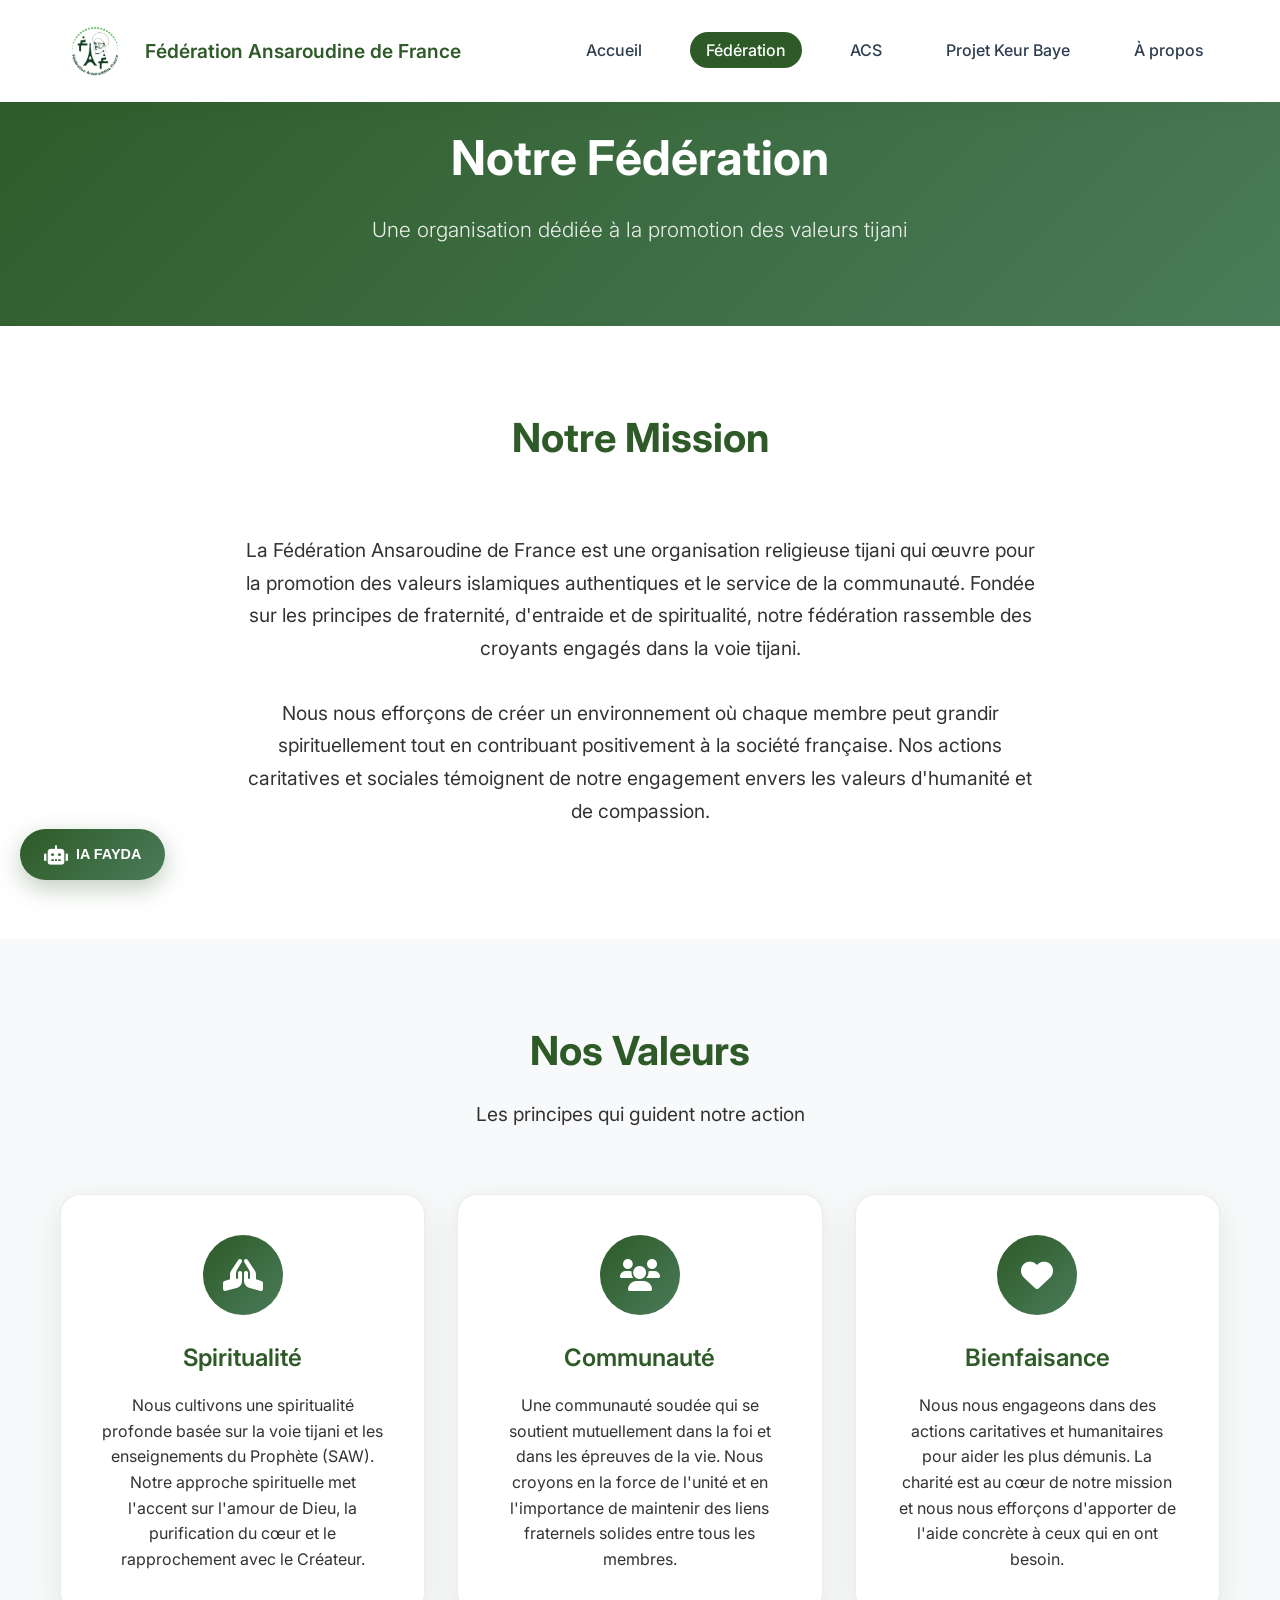
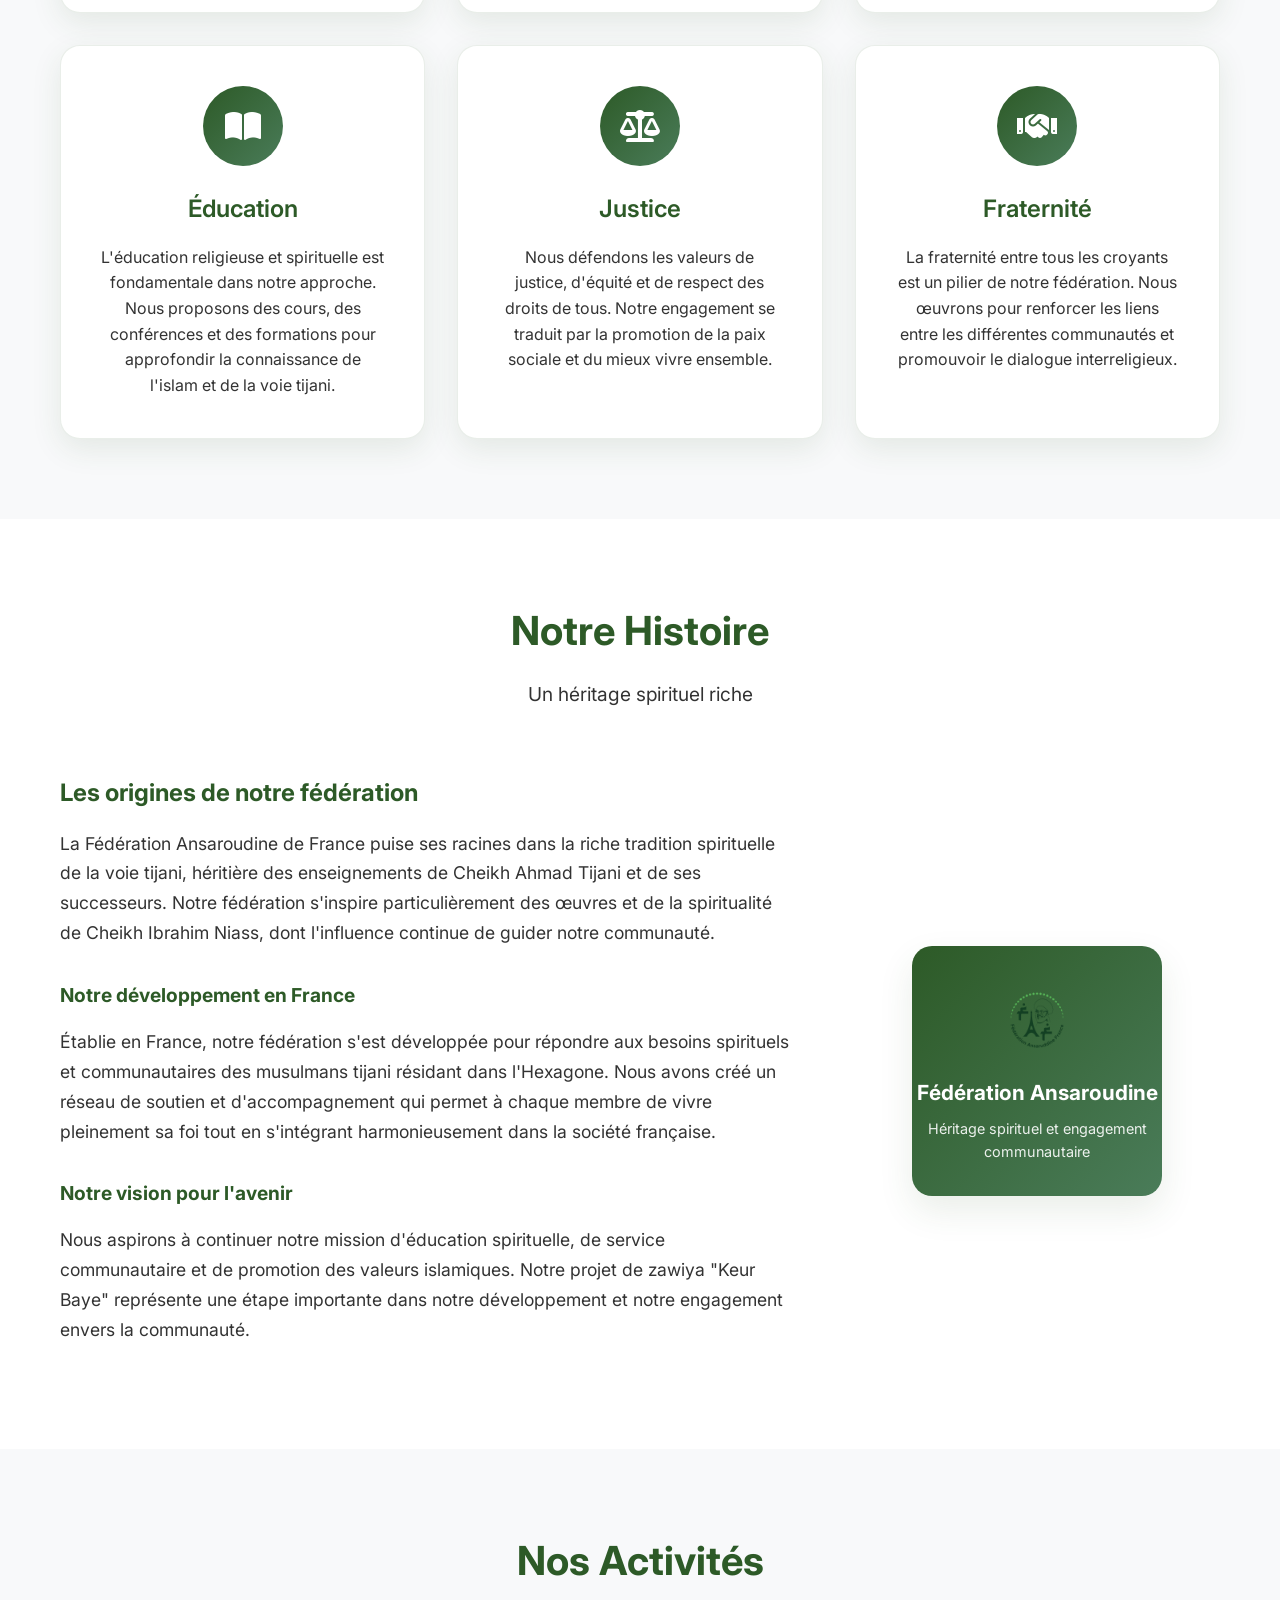
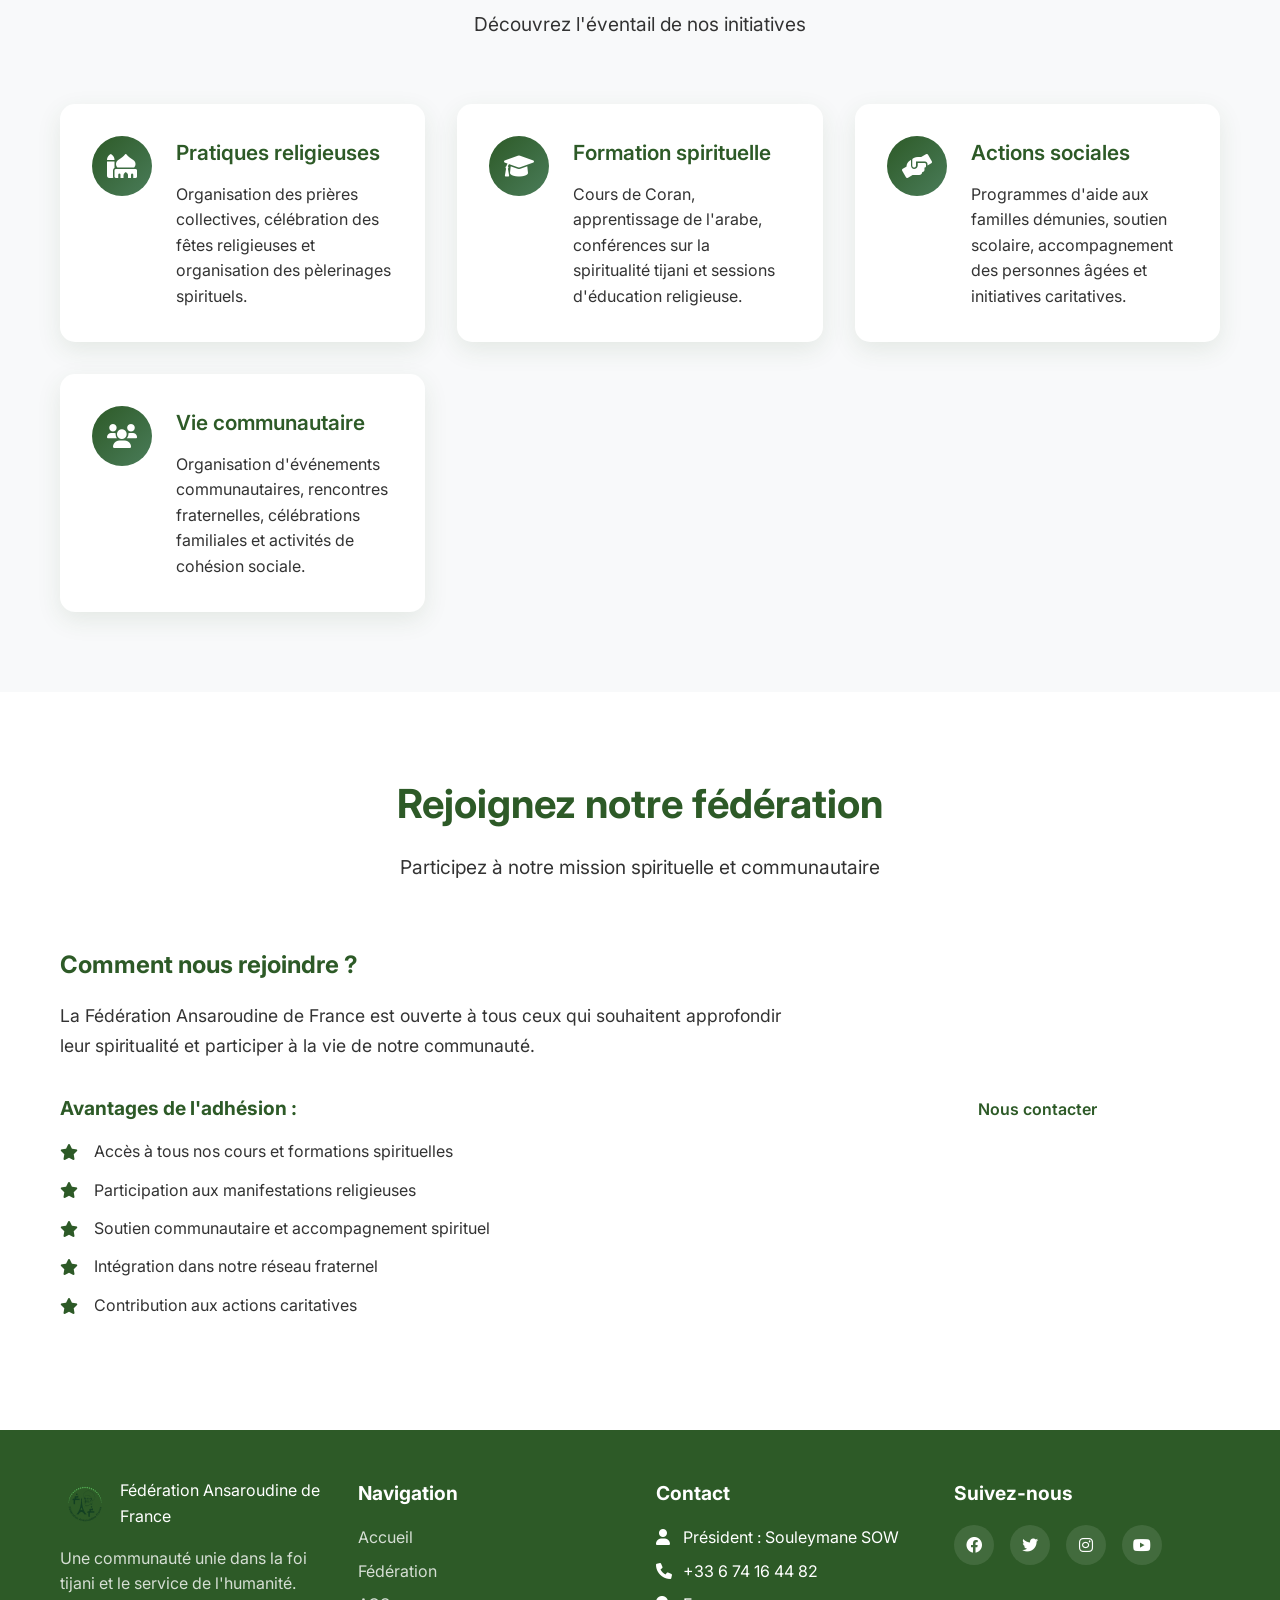
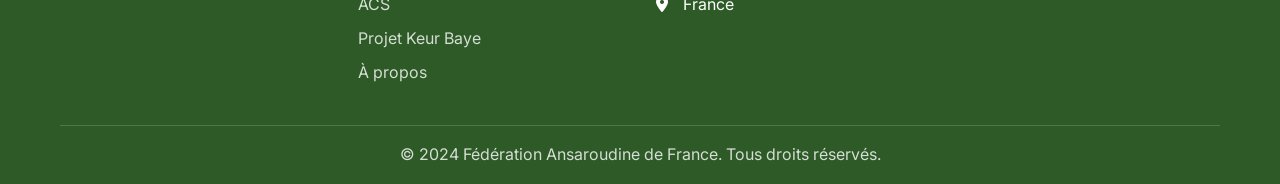
<file: federation.html>
<!DOCTYPE html>
<html lang="fr">
<head>
    <meta charset="UTF-8">
    <meta name="viewport" content="width=device-width, initial-scale=1.0">
    <title>Fédération Ansaroudine de France | Notre Fédération</title>
    <link rel="stylesheet" href="styles.css">
    <link href="https://cdnjs.cloudflare.com/ajax/libs/font-awesome/6.0.0/css/all.min.css" rel="stylesheet">
    <link href="https://fonts.googleapis.com/css2?family=Inter:wght@300;400;500;600;700&display=swap" rel="stylesheet">
</head>
<body>
    <!-- Header -->
    <header class="header">
        <nav class="navbar">
            <div class="nav-container">
                <div class="nav-logo">
                    <a href="index.html" class="logo-link">
                        <img src="faf.png" alt="Logo Fédération Ansaroudine de France" class="logo">
                        <span class="logo-text">Fédération Ansaroudine de France</span>
                    </a>
                </div>
                
                <div class="nav-menu" id="nav-menu">
                    <ul class="nav-list">
                        <li class="nav-item">
                            <a href="index.html" class="nav-link">Accueil</a>
                        </li>
                        <li class="nav-item">
                            <a href="federation.html" class="nav-link active">Fédération</a>
                        </li>
                        <li class="nav-item">
                            <a href="acs.html" class="nav-link">ACS</a>
                        </li>
                        <li class="nav-item">
                            <a href="projet-keur-baye.html" class="nav-link">Projet Keur Baye</a>
                        </li>
                        <li class="nav-item">
                            <a href="apropos.html" class="nav-link">À propos</a>
                        </li>
                    </ul>
                </div>
                
                <div class="nav-toggle" id="nav-toggle">
                    <span class="bar"></span>
                    <span class="bar"></span>
                    <span class="bar"></span>
                </div>
            </div>
        </nav>
    </header>

    <!-- Main Content -->
    <main>
        <!-- Hero Section -->
        <section class="federation-hero">
            <div class="container">
                <div class="federation-hero-content">
                    <h1 class="federation-hero-title">Notre Fédération</h1>
                    <p class="federation-hero-subtitle">Une organisation dédiée à la promotion des valeurs tijani</p>
                </div>
            </div>
        </section>

        <!-- Mission Section -->
        <section class="section">
            <div class="container">
                <div class="section-header">
                    <h2 class="section-title">Notre Mission</h2>
                </div>
                
                <div class="mission-content">
                    <div class="mission-text">
                        <p class="mission-description">
                            La Fédération Ansaroudine de France est une organisation religieuse tijani qui œuvre pour 
                            la promotion des valeurs islamiques authentiques et le service de la communauté. 
                            Fondée sur les principes de fraternité, d'entraide et de spiritualité, notre fédération 
                            rassemble des croyants engagés dans la voie tijani.
                        </p>
                        <p class="mission-description">
                            Nous nous efforçons de créer un environnement où chaque membre peut grandir spirituellement 
                            tout en contribuant positivement à la société française. Nos actions caritatives et sociales 
                            témoignent de notre engagement envers les valeurs d'humanité et de compassion.
                        </p>
                    </div>
                </div>
            </div>
        </section>

        <!-- Valeurs Section -->
        <section class="section bg-light">
            <div class="container">
                <div class="section-header">
                    <h2 class="section-title">Nos Valeurs</h2>
                    <p class="section-subtitle">Les principes qui guident notre action</p>
                </div>
                
                <div class="valeurs-grid">
                    <div class="valeur-card">
                        <div class="valeur-icon">
                            <i class="fas fa-hands-praying"></i>
                        </div>
                        <h3>Spiritualité</h3>
                        <p>Nous cultivons une spiritualité profonde basée sur la voie tijani et les enseignements du Prophète (SAW). Notre approche spirituelle met l'accent sur l'amour de Dieu, la purification du cœur et le rapprochement avec le Créateur.</p>
                    </div>
                    
                    <div class="valeur-card">
                        <div class="valeur-icon">
                            <i class="fas fa-users"></i>
                        </div>
                        <h3>Communauté</h3>
                        <p>Une communauté soudée qui se soutient mutuellement dans la foi et dans les épreuves de la vie. Nous croyons en la force de l'unité et en l'importance de maintenir des liens fraternels solides entre tous les membres.</p>
                    </div>
                    
                    <div class="valeur-card">
                        <div class="valeur-icon">
                            <i class="fas fa-heart"></i>
                        </div>
                        <h3>Bienfaisance</h3>
                        <p>Nous nous engageons dans des actions caritatives et humanitaires pour aider les plus démunis. La charité est au cœur de notre mission et nous nous efforçons d'apporter de l'aide concrète à ceux qui en ont besoin.</p>
                    </div>
                    
                    <div class="valeur-card">
                        <div class="valeur-icon">
                            <i class="fas fa-book-open"></i>
                        </div>
                        <h3>Éducation</h3>
                        <p>L'éducation religieuse et spirituelle est fondamentale dans notre approche. Nous proposons des cours, des conférences et des formations pour approfondir la connaissance de l'islam et de la voie tijani.</p>
                    </div>
                    
                    <div class="valeur-card">
                        <div class="valeur-icon">
                            <i class="fas fa-balance-scale"></i>
                        </div>
                        <h3>Justice</h3>
                        <p>Nous défendons les valeurs de justice, d'équité et de respect des droits de tous. Notre engagement se traduit par la promotion de la paix sociale et du mieux vivre ensemble.</p>
                    </div>
                    
                    <div class="valeur-card">
                        <div class="valeur-icon">
                            <i class="fas fa-handshake"></i>
                        </div>
                        <h3>Fraternité</h3>
                        <p>La fraternité entre tous les croyants est un pilier de notre fédération. Nous œuvrons pour renforcer les liens entre les différentes communautés et promouvoir le dialogue interreligieux.</p>
                    </div>
                </div>
            </div>
        </section>

        <!-- Histoire Section -->
        <section class="section">
            <div class="container">
                <div class="section-header">
                    <h2 class="section-title">Notre Histoire</h2>
                    <p class="section-subtitle">Un héritage spirituel riche</p>
                </div>
                
                <div class="histoire-content">
                    <div class="histoire-text">
                        <h3>Les origines de notre fédération</h3>
                        <p>
                            La Fédération Ansaroudine de France puise ses racines dans la riche tradition spirituelle 
                            de la voie tijani, héritière des enseignements de Cheikh Ahmad Tijani et de ses successeurs. 
                            Notre fédération s'inspire particulièrement des œuvres et de la spiritualité de 
                            Cheikh Ibrahim Niass, dont l'influence continue de guider notre communauté.
                        </p>
                        
                        <h4>Notre développement en France</h4>
                        <p>
                            Établie en France, notre fédération s'est développée pour répondre aux besoins spirituels 
                            et communautaires des musulmans tijani résidant dans l'Hexagone. Nous avons créé un réseau 
                            de soutien et d'accompagnement qui permet à chaque membre de vivre pleinement sa foi 
                            tout en s'intégrant harmonieusement dans la société française.
                        </p>
                        
                        <h4>Notre vision pour l'avenir</h4>
                        <p>
                            Nous aspirons à continuer notre mission d'éducation spirituelle, de service communautaire 
                            et de promotion des valeurs islamiques. Notre projet de zawiya "Keur Baye" représente 
                            une étape importante dans notre développement et notre engagement envers la communauté.
                        </p>
                    </div>
                    
                    <div class="histoire-visual">
                        <div class="histoire-placeholder">
                            <img src="faf.png" alt="Logo FAF" class="histoire-logo">
                            <h4>Fédération Ansaroudine</h4>
                            <p>Héritage spirituel et engagement communautaire</p>
                        </div>
                    </div>
                </div>
            </div>
        </section>

        <!-- Activités Section -->
        <section class="section bg-light">
            <div class="container">
                <div class="section-header">
                    <h2 class="section-title">Nos Activités</h2>
                    <p class="section-subtitle">Découvrez l'éventail de nos initiatives</p>
                </div>
                
                <div class="activites-federation">
                    <div class="activite-item">
                        <div class="activite-icon">
                            <i class="fas fa-mosque"></i>
                        </div>
                        <div class="activite-content">
                            <h3>Pratiques religieuses</h3>
                            <p>Organisation des prières collectives, célébration des fêtes religieuses et organisation des pèlerinages spirituels.</p>
                        </div>
                    </div>
                    
                    <div class="activite-item">
                        <div class="activite-icon">
                            <i class="fas fa-graduation-cap"></i>
                        </div>
                        <div class="activite-content">
                            <h3>Formation spirituelle</h3>
                            <p>Cours de Coran, apprentissage de l'arabe, conférences sur la spiritualité tijani et sessions d'éducation religieuse.</p>
                        </div>
                    </div>
                    
                    <div class="activite-item">
                        <div class="activite-icon">
                            <i class="fas fa-hands-helping"></i>
                        </div>
                        <div class="activite-content">
                            <h3>Actions sociales</h3>
                            <p>Programmes d'aide aux familles démunies, soutien scolaire, accompagnement des personnes âgées et initiatives caritatives.</p>
                        </div>
                    </div>
                    
                    <div class="activite-item">
                        <div class="activite-icon">
                            <i class="fas fa-users"></i>
                        </div>
                        <div class="activite-content">
                            <h3>Vie communautaire</h3>
                            <p>Organisation d'événements communautaires, rencontres fraternelles, célébrations familiales et activités de cohésion sociale.</p>
                        </div>
                    </div>
                </div>
            </div>
        </section>

        <!-- Contact Section -->
        <section class="section">
            <div class="container">
                <div class="section-header">
                    <h2 class="section-title">Rejoignez notre fédération</h2>
                    <p class="section-subtitle">Participez à notre mission spirituelle et communautaire</p>
                </div>
                
                <div class="join-federation">
                    <div class="join-text">
                        <h3>Comment nous rejoindre ?</h3>
                        <p>
                            La Fédération Ansaroudine de France est ouverte à tous ceux qui souhaitent 
                            approfondir leur spiritualité et participer à la vie de notre communauté.
                        </p>
                        
                        <div class="join-benefits">
                            <h4>Avantages de l'adhésion :</h4>
                            <ul class="benefits-list">
                                <li><i class="fas fa-star"></i> Accès à tous nos cours et formations spirituelles</li>
                                <li><i class="fas fa-star"></i> Participation aux manifestations religieuses</li>
                                <li><i class="fas fa-star"></i> Soutien communautaire et accompagnement spirituel</li>
                                <li><i class="fas fa-star"></i> Intégration dans notre réseau fraternel</li>
                                <li><i class="fas fa-star"></i> Contribution aux actions caritatives</li>
                            </ul>
                        </div>
                    </div>
                    
                    <div class="join-cta">
                        <a href="apropos.html" class="btn btn-primary">Nous contacter</a>
                        <a href="index.html" class="btn btn-secondary">Retour à l'accueil</a>
                    </div>
                </div>
            </div>
        </section>
    </main>

    <!-- Footer -->
    <footer class="footer">
        <div class="container">
            <div class="footer-content">
                <div class="footer-section">
                    <div class="footer-logo">
                        <a href="index.html" class="footer-logo-link">
                            <img src="faf.png" alt="Logo FAF" class="footer-logo-img">
                            <span>Fédération Ansaroudine de France</span>
                        </a>
                    </div>
                    <p class="footer-description">
                        Une communauté unie dans la foi tijani et le service de l'humanité.
                    </p>
                </div>
                
                <div class="footer-section">
                    <h4>Navigation</h4>
                    <ul class="footer-links">
                        <li><a href="index.html">Accueil</a></li>
                        <li><a href="federation.html">Fédération</a></li>
                        <li><a href="acs.html">ACS</a></li>
                        <li><a href="projet-keur-baye.html">Projet Keur Baye</a></li>
                        <li><a href="apropos.html">À propos</a></li>
                    </ul>
                </div>
                
                <div class="footer-section">
                    <h4>Contact</h4>
                    <ul class="footer-links">
                        <li><i class="fas fa-user"></i> Président : Souleymane SOW</li>
                        <li><i class="fas fa-phone"></i> +33 6 74 16 44 82</li>
                        <li><i class="fas fa-map-marker-alt"></i> France</li>
                    </ul>
                </div>
                
                <div class="footer-section">
                    <h4>Suivez-nous</h4>
                    <div class="social-links">
                        <a href="#" class="social-link"><i class="fab fa-facebook"></i></a>
                        <a href="#" class="social-link"><i class="fab fa-twitter"></i></a>
                        <a href="#" class="social-link"><i class="fab fa-instagram"></i></a>
                        <a href="#" class="social-link"><i class="fab fa-youtube"></i></a>
                    </div>
                </div>
            </div>
            
            <div class="footer-bottom">
                <p>&copy; 2024 Fédération Ansaroudine de France. Tous droits réservés.</p>
            </div>
        </div>
    </footer>

    <script src="script.js"></script>
    <script src="fayda-config.js"></script>
    <script src="fayda-api-key-production.js"></script>
    <script src="fayda-ia.js"></script>
</body>
</html>
</file>
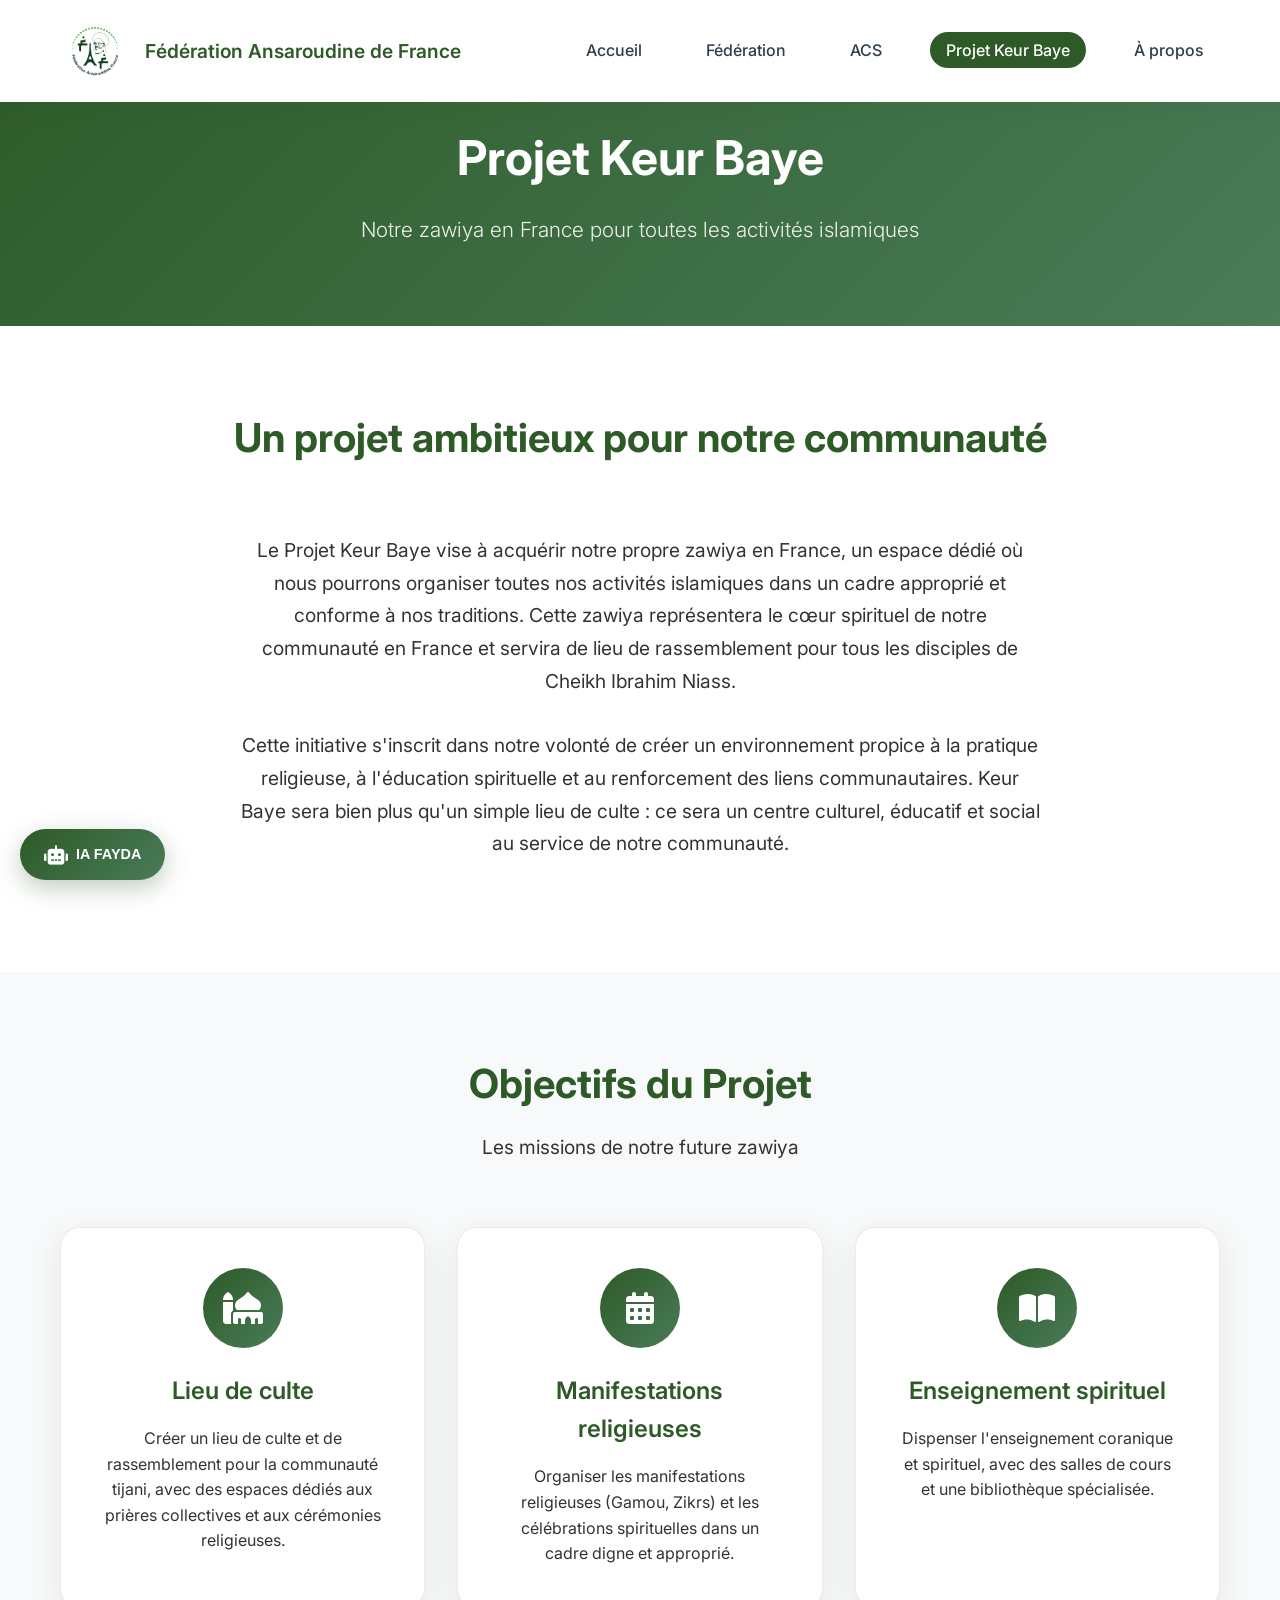
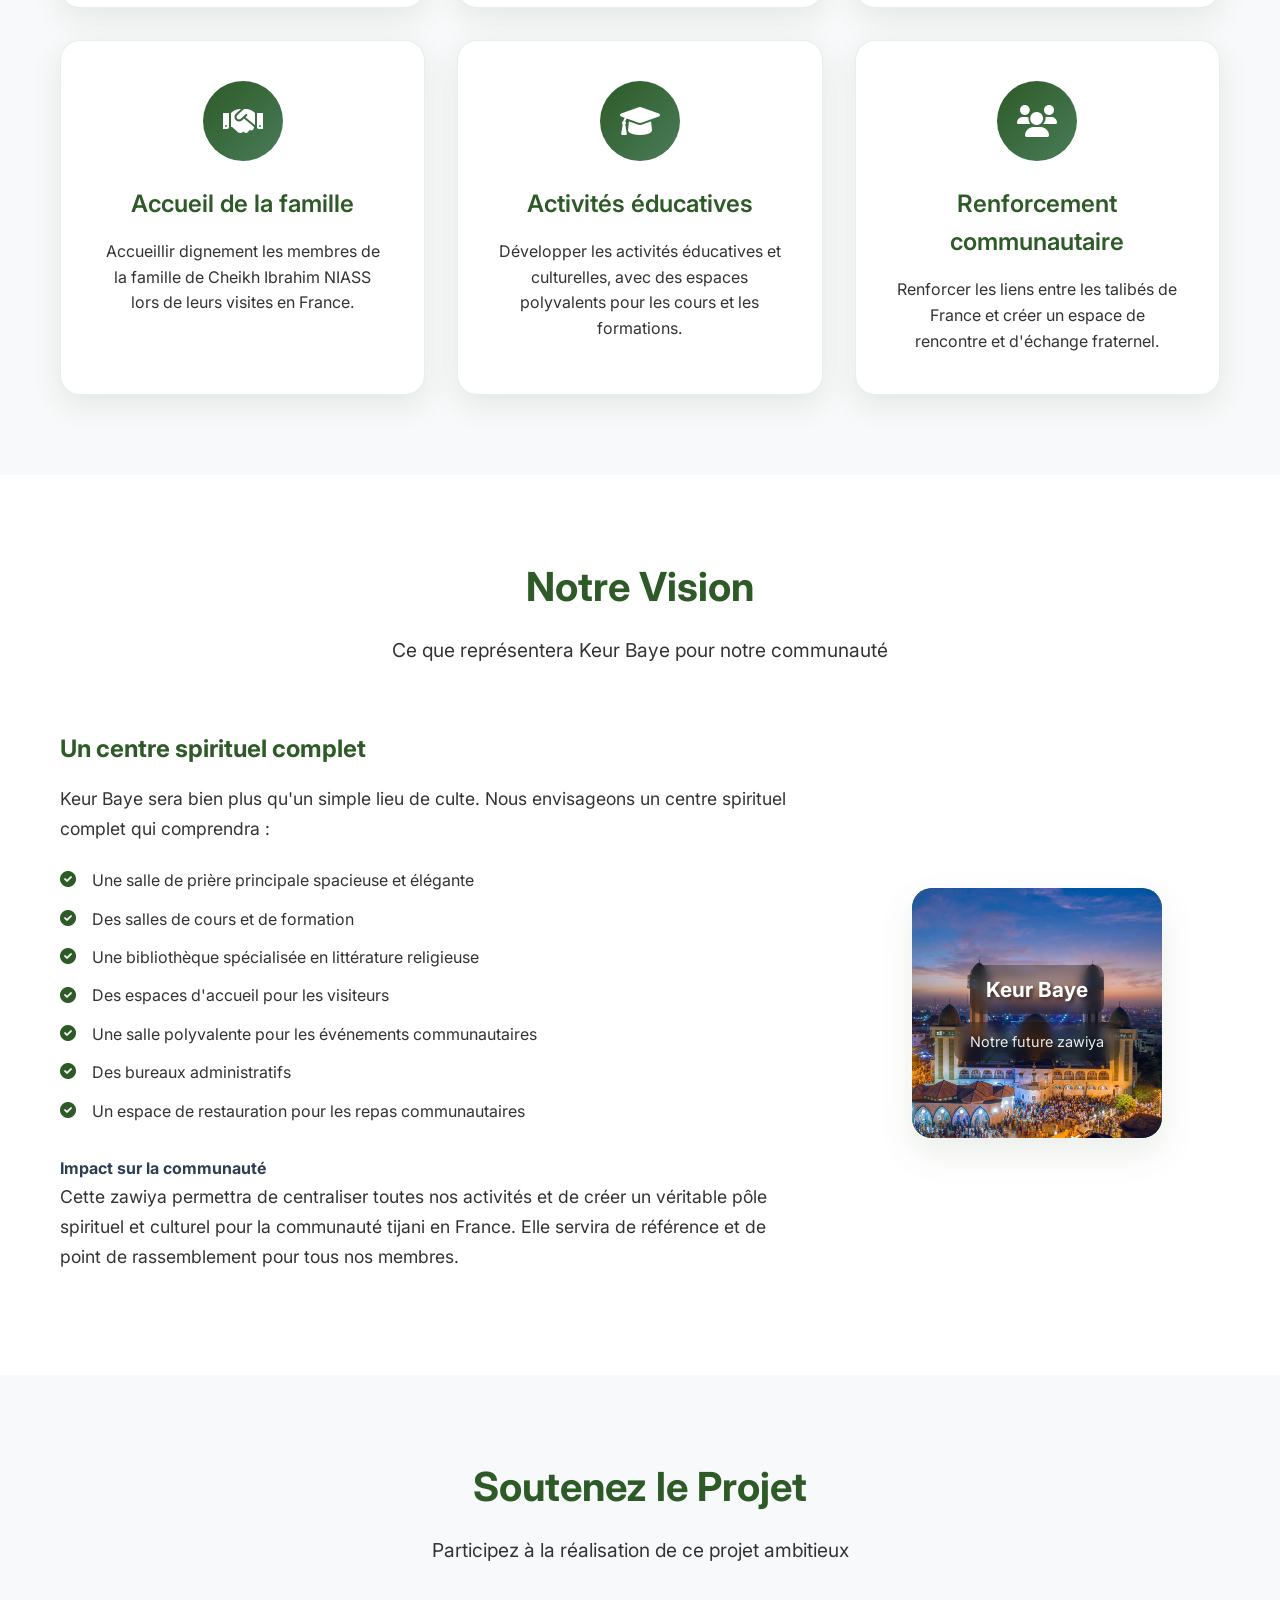
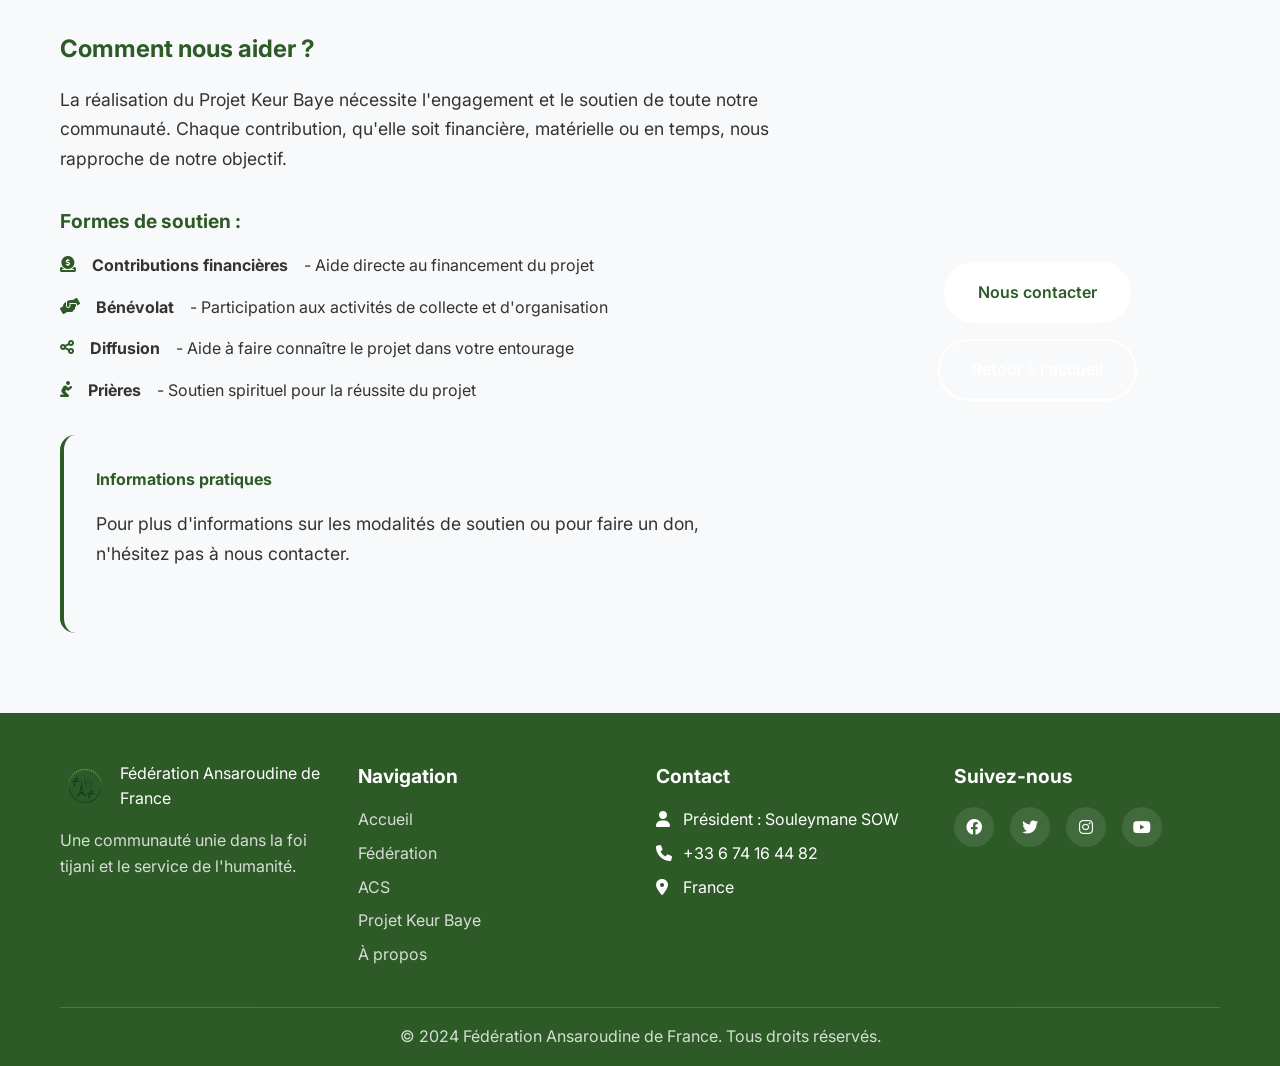
<file: projet-keur-baye.html>
<!DOCTYPE html>
<html lang="fr">
<head>
    <meta charset="UTF-8">
    <meta name="viewport" content="width=device-width, initial-scale=1.0">
    <title>Projet Keur Baye | Fédération Ansaroudine de France</title>
    <link rel="stylesheet" href="styles.css">
    <link href="https://cdnjs.cloudflare.com/ajax/libs/font-awesome/6.0.0/css/all.min.css" rel="stylesheet">
    <link href="https://fonts.googleapis.com/css2?family=Inter:wght@300;400;500;600;700&display=swap" rel="stylesheet">
</head>
<body>
    <!-- Header -->
    <header class="header">
        <nav class="navbar">
            <div class="nav-container">
                <div class="nav-logo">
                    <a href="index.html" class="logo-link">
                        <img src="faf.png" alt="Logo Fédération Ansaroudine de France" class="logo">
                        <span class="logo-text">Fédération Ansaroudine de France</span>
                    </a>
                </div>
                
                <div class="nav-menu" id="nav-menu">
                    <ul class="nav-list">
                        <li class="nav-item">
                            <a href="index.html" class="nav-link">Accueil</a>
                        </li>
                        <li class="nav-item">
                            <a href="federation.html" class="nav-link">Fédération</a>
                        </li>
                        <li class="nav-item">
                            <a href="acs.html" class="nav-link">ACS</a>
                        </li>
                        <li class="nav-item">
                            <a href="projet-keur-baye.html" class="nav-link active">Projet Keur Baye</a>
                        </li>
                        <li class="nav-item">
                            <a href="apropos.html" class="nav-link">À propos</a>
                        </li>
                    </ul>
                </div>
                
                <div class="nav-toggle" id="nav-toggle">
                    <span class="bar"></span>
                    <span class="bar"></span>
                    <span class="bar"></span>
                </div>
            </div>
        </nav>
    </header>

    <!-- Main Content -->
    <main>
        <!-- Hero Section -->
        <section class="keur-baye-hero">
            <div class="container">
                <div class="keur-baye-hero-content">
                    <h1 class="keur-baye-hero-title">Projet Keur Baye</h1>
                    <p class="keur-baye-hero-subtitle">Notre zawiya en France pour toutes les activités islamiques</p>
                </div>
            </div>
        </section>

        <!-- Présentation Section -->
        <section class="section">
            <div class="container">
                <div class="section-header">
                    <h2 class="section-title">Un projet ambitieux pour notre communauté</h2>
                </div>
                
                <div class="projet-content">
                    <div class="projet-text">
                        <p class="projet-description">
                            Le Projet Keur Baye vise à acquérir notre propre zawiya en France, un espace dédié 
                            où nous pourrons organiser toutes nos activités islamiques dans un cadre approprié 
                            et conforme à nos traditions. Cette zawiya représentera le cœur spirituel de notre 
                            communauté en France et servira de lieu de rassemblement pour tous les disciples 
                            de Cheikh Ibrahim Niass.
                        </p>
                        
                        <p class="projet-description">
                            Cette initiative s'inscrit dans notre volonté de créer un environnement propice 
                            à la pratique religieuse, à l'éducation spirituelle et au renforcement des liens 
                            communautaires. Keur Baye sera bien plus qu'un simple lieu de culte : ce sera 
                            un centre culturel, éducatif et social au service de notre communauté.
                        </p>
                    </div>
                </div>
            </div>
        </section>

        <!-- Objectifs Section -->
        <section class="section bg-light">
            <div class="container">
                <div class="section-header">
                    <h2 class="section-title">Objectifs du Projet</h2>
                    <p class="section-subtitle">Les missions de notre future zawiya</p>
                </div>
                
                <div class="objectifs-grid">
                    <div class="objectif-card">
                        <div class="objectif-icon">
                            <i class="fas fa-mosque"></i>
                        </div>
                        <h3>Lieu de culte</h3>
                        <p>Créer un lieu de culte et de rassemblement pour la communauté tijani, avec des espaces dédiés aux prières collectives et aux cérémonies religieuses.</p>
                    </div>
                    
                    <div class="objectif-card">
                        <div class="objectif-icon">
                            <i class="fas fa-calendar-alt"></i>
                        </div>
                        <h3>Manifestations religieuses</h3>
                        <p>Organiser les manifestations religieuses (Gamou, Zikrs) et les célébrations spirituelles dans un cadre digne et approprié.</p>
                    </div>
                    
                    <div class="objectif-card">
                        <div class="objectif-icon">
                            <i class="fas fa-book-open"></i>
                        </div>
                        <h3>Enseignement spirituel</h3>
                        <p>Dispenser l'enseignement coranique et spirituel, avec des salles de cours et une bibliothèque spécialisée.</p>
                    </div>
                    
                    <div class="objectif-card">
                        <div class="objectif-icon">
                            <i class="fas fa-handshake"></i>
                        </div>
                        <h3>Accueil de la famille</h3>
                        <p>Accueillir dignement les membres de la famille de Cheikh Ibrahim NIASS lors de leurs visites en France.</p>
                    </div>
                    
                    <div class="objectif-card">
                        <div class="objectif-icon">
                            <i class="fas fa-graduation-cap"></i>
                        </div>
                        <h3>Activités éducatives</h3>
                        <p>Développer les activités éducatives et culturelles, avec des espaces polyvalents pour les cours et les formations.</p>
                    </div>
                    
                    <div class="objectif-card">
                        <div class="objectif-icon">
                            <i class="fas fa-users"></i>
                        </div>
                        <h3>Renforcement communautaire</h3>
                        <p>Renforcer les liens entre les talibés de France et créer un espace de rencontre et d'échange fraternel.</p>
                    </div>
                </div>
            </div>
        </section>

        <!-- Vision Section -->
        <section class="section">
            <div class="container">
                <div class="section-header">
                    <h2 class="section-title">Notre Vision</h2>
                    <p class="section-subtitle">Ce que représentera Keur Baye pour notre communauté</p>
                </div>
                
                <div class="vision-content">
                    <div class="vision-text">
                        <h3>Un centre spirituel complet</h3>
                        <p>
                            Keur Baye sera bien plus qu'un simple lieu de culte. Nous envisageons un centre 
                            spirituel complet qui comprendra :
                        </p>
                        
                        <ul class="vision-list">
                            <li><i class="fas fa-check-circle"></i> Une salle de prière principale spacieuse et élégante</li>
                            <li><i class="fas fa-check-circle"></i> Des salles de cours et de formation</li>
                            <li><i class="fas fa-check-circle"></i> Une bibliothèque spécialisée en littérature religieuse</li>
                            <li><i class="fas fa-check-circle"></i> Des espaces d'accueil pour les visiteurs</li>
                            <li><i class="fas fa-check-circle"></i> Une salle polyvalente pour les événements communautaires</li>
                            <li><i class="fas fa-check-circle"></i> Des bureaux administratifs</li>
                            <li><i class="fas fa-check-circle"></i> Un espace de restauration pour les repas communautaires</li>
                        </ul>
                        
                        <h4>Impact sur la communauté</h4>
                        <p>
                            Cette zawiya permettra de centraliser toutes nos activités et de créer un véritable 
                            pôle spirituel et culturel pour la communauté tijani en France. Elle servira de 
                            référence et de point de rassemblement pour tous nos membres.
                        </p>
                    </div>
                    
                    <div class="vision-visual">
                        <div class="vision-placeholder">
                            <img src="mosque.jpg" alt="Keur Baye - Notre future zawiya" class="vision-mosque-image">
                            <h4>Keur Baye</h4>
                            <p>Notre future zawiya</p>
                        </div>
                    </div>
                </div>
            </div>
        </section>

        <!-- Soutien Section -->
        <section class="section bg-light">
            <div class="container">
                <div class="section-header">
                    <h2 class="section-title">Soutenez le Projet</h2>
                    <p class="section-subtitle">Participez à la réalisation de ce projet ambitieux</p>
                </div>
                
                <div class="soutien-content">
                    <div class="soutien-text">
                        <h3>Comment nous aider ?</h3>
                        <p>
                            La réalisation du Projet Keur Baye nécessite l'engagement et le soutien de toute 
                            notre communauté. Chaque contribution, qu'elle soit financière, matérielle ou 
                            en temps, nous rapproche de notre objectif.
                        </p>
                        
                        <div class="soutien-options">
                            <h4>Formes de soutien :</h4>
                            <ul class="soutien-list">
                                <li><i class="fas fa-donate"></i> <strong>Contributions financières</strong> - Aide directe au financement du projet</li>
                                <li><i class="fas fa-hands-helping"></i> <strong>Bénévolat</strong> - Participation aux activités de collecte et d'organisation</li>
                                <li><i class="fas fa-share-alt"></i> <strong>Diffusion</strong> - Aide à faire connaître le projet dans votre entourage</li>
                                <li><i class="fas fa-pray"></i> <strong>Prières</strong> - Soutien spirituel pour la réussite du projet</li>
                            </ul>
                        </div>
                        
                        <div class="soutien-contact">
                            <h4>Informations pratiques</h4>
                            <p>Pour plus d'informations sur les modalités de soutien ou pour faire un don, n'hésitez pas à nous contacter.</p>
                        </div>
                    </div>
                    
                    <div class="soutien-cta">
                        <a href="apropos.html" class="btn btn-primary">Nous contacter</a>
                        <a href="index.html" class="btn btn-secondary">Retour à l'accueil</a>
                    </div>
                </div>
            </div>
        </section>
    </main>

    <!-- Footer -->
    <footer class="footer">
        <div class="container">
            <div class="footer-content">
                <div class="footer-section">
                    <div class="footer-logo">
                        <a href="index.html" class="footer-logo-link">
                            <img src="faf.png" alt="Logo FAF" class="footer-logo-img">
                            <span>Fédération Ansaroudine de France</span>
                        </a>
                    </div>
                    <p class="footer-description">
                        Une communauté unie dans la foi tijani et le service de l'humanité.
                    </p>
                </div>
                
                <div class="footer-section">
                    <h4>Navigation</h4>
                    <ul class="footer-links">
                        <li><a href="index.html">Accueil</a></li>
                        <li><a href="federation.html">Fédération</a></li>
                        <li><a href="acs.html">ACS</a></li>
                        <li><a href="projet-keur-baye.html">Projet Keur Baye</a></li>
                        <li><a href="apropos.html">À propos</a></li>
                    </ul>
                </div>
                
                <div class="footer-section">
                    <h4>Contact</h4>
                    <ul class="footer-links">
                        <li><i class="fas fa-user"></i> Président : Souleymane SOW</li>
                        <li><i class="fas fa-phone"></i> +33 6 74 16 44 82</li>
                        <li><i class="fas fa-map-marker-alt"></i> France</li>
                    </ul>
                </div>
                
                <div class="footer-section">
                    <h4>Suivez-nous</h4>
                    <div class="social-links">
                        <a href="#" class="social-link"><i class="fab fa-facebook"></i></a>
                        <a href="#" class="social-link"><i class="fab fa-twitter"></i></a>
                        <a href="#" class="social-link"><i class="fab fa-instagram"></i></a>
                        <a href="#" class="social-link"><i class="fab fa-youtube"></i></a>
                    </div>
                </div>
            </div>
            
            <div class="footer-bottom">
                <p>&copy; 2024 Fédération Ansaroudine de France. Tous droits réservés.</p>
            </div>
        </div>
    </footer>

    <script src="script.js"></script>
    <script src="fayda-config.js"></script>
    <script src="fayda-api-key-production.js"></script>
    <script src="fayda-ia.js"></script>
</body>
</html>
</file>
<file: styles.css>
/* Reset and Base Styles */
* {
    margin: 0;
    padding: 0;
    box-sizing: border-box;
}

:root {
    --primary-green: #2d5a27;
    --secondary-green: #4a7c59;
    --light-green: #6b9c73;
    --accent-green: #8fbc8f;
    --white: #ffffff;
    --light-gray: #f8f9fa;
    --dark-gray: #333333;
    --text-dark: #2c3e50;
    --shadow: rgba(45, 90, 39, 0.1);
    --shadow-hover: rgba(45, 90, 39, 0.2);
}

body {
    font-family: 'Inter', sans-serif;
    line-height: 1.6;
    color: var(--text-dark);
    background-color: var(--white);
}

.container {
    max-width: 1200px;
    margin: 0 auto;
    padding: 0 20px;
}

/* Header and Navigation */
.header {
    background: var(--white);
    box-shadow: 0 2px 20px var(--shadow);
    position: fixed;
    top: 0;
    width: 100%;
    z-index: 1000;
    transition: all 0.3s ease;
}

.navbar {
    padding: 1rem 0;
}

.nav-container {
    max-width: 1200px;
    margin: 0 auto;
    padding: 0 20px;
    display: flex;
    justify-content: space-between;
    align-items: center;
}

.nav-logo {
    display: flex;
    align-items: center;
    gap: 15px;
}

.logo-link {
    display: flex;
    align-items: center;
    gap: 15px;
    text-decoration: none;
    color: inherit;
    transition: opacity 0.3s ease;
}

.logo-link:hover {
    opacity: 0.8;
}

.logo {
    width: 70px;
    height: 70px;
    object-fit: contain;
}

.logo-text {
    font-size: 1.2rem;
    font-weight: 600;
    color: var(--primary-green);
}

.nav-menu {
    display: flex;
}

.nav-list {
    display: flex;
    list-style: none;
    gap: 2rem;
}

.nav-link {
    text-decoration: none;
    color: var(--text-dark);
    font-weight: 500;
    padding: 0.5rem 1rem;
    border-radius: 25px;
    transition: all 0.3s ease;
    position: relative;
}

.nav-link:hover,
.nav-link.active {
    color: var(--white);
    background: var(--primary-green);
    transform: translateY(-2px);
}

/* Dropdown Menu */
.dropdown {
    position: relative;
}

.dropdown-arrow {
    margin-left: 0.5rem;
    transition: transform 0.3s ease;
    font-size: 0.8rem;
}

.dropdown-menu {
    position: absolute;
    top: 100%;
    left: 0;
    background: var(--white);
    min-width: 200px;
    box-shadow: 0 10px 30px var(--shadow);
    border-radius: 10px;
    opacity: 0;
    visibility: hidden;
    transform: translateY(-10px);
    transition: all 0.3s ease;
    z-index: 1000;
    border: 1px solid rgba(45, 90, 39, 0.1);
    list-style: none;
    padding: 0.5rem 0;
    margin: 0;
}

.dropdown:hover .dropdown-menu {
    opacity: 1;
    visibility: visible;
    transform: translateY(0);
}

.dropdown:hover .dropdown-arrow {
    transform: rotate(180deg);
}

.dropdown-menu li {
    margin: 0;
}

.dropdown-link {
    display: block;
    padding: 0.8rem 1.5rem;
    color: var(--dark-gray);
    text-decoration: none;
    transition: all 0.3s ease;
    font-weight: 500;
}

.dropdown-link:hover {
    background: var(--primary-green);
    color: var(--white);
    transform: translateX(5px);
}

.dropdown-link:first-child {
    border-radius: 10px 10px 0 0;
}

.dropdown-link:last-child {
    border-radius: 0 0 10px 10px;
}

.nav-toggle {
    display: none;
    flex-direction: column;
    cursor: pointer;
    gap: 4px;
}

.bar {
    width: 25px;
    height: 3px;
    background: var(--primary-green);
    border-radius: 2px;
    transition: 0.3s;
}

/* Hero Section */
.hero-section {
    position: relative;
    color: var(--white);
    padding: 120px 0 80px;
    height: 100vh;
    display: flex;
    align-items: center;
    overflow: hidden;
    z-index: 1;
}

.hero-background {
    position: absolute;
    top: 0;
    left: 0;
    width: 100%;
    height: 100%;
    z-index: 1;
}

.hero-bg-image {
    width: 100%;
    height: 100%;
    object-fit: cover;
    object-position: center 25%;
    transform: translateY(-25%);
}

.hero-overlay {
    position: absolute;
    top: 0;
    left: 0;
    width: 100%;
    height: 100%;
    background: linear-gradient(135deg, rgba(45, 90, 39, 0.6) 0%, rgba(74, 124, 89, 0.4) 100%);
    z-index: 2;
    overflow: hidden;
}

.hero-container {
    position: relative;
    z-index: 3;
}

.hero-container {
    max-width: 1200px;
    margin: 0 auto;
    padding: 0 20px;
    display: flex;
    flex-direction: column;
    align-items: center;
    justify-content: center;
    text-align: center;
    min-height: 100vh;
}

.hero-title {
    font-size: 3.5rem;
    font-weight: 700;
    margin-bottom: 1.5rem;
    line-height: 1.2;
}

.hero-subtitle {
    font-size: 1.3rem;
    margin-bottom: 2.5rem;
    opacity: 0.9;
    font-weight: 300;
}

.hero-buttons {
    display: flex;
    gap: 1rem;
    flex-wrap: wrap;
}

.btn {
    display: inline-block;
    padding: 1rem 2rem;
    text-decoration: none;
    border-radius: 50px;
    font-weight: 600;
    transition: all 0.3s ease;
    text-align: center;
    border: 2px solid transparent;
}

.btn-primary {
    background: var(--white);
    color: var(--primary-green);
}

.btn-primary:hover {
    background: var(--light-gray);
    transform: translateY(-3px);
    box-shadow: 0 10px 25px rgba(255, 255, 255, 0.3);
}

.btn-secondary {
    background: transparent;
    color: var(--white);
    border-color: var(--white);
}

.btn-secondary:hover {
    background: var(--white);
    color: var(--primary-green);
    transform: translateY(-3px);
}

.hero-image {
    display: flex;
    justify-content: center;
    align-items: center;
}

.hero-placeholder {
    width: 300px;
    height: 300px;
    background: rgba(255, 255, 255, 0.1);
    border-radius: 50%;
    display: flex;
    align-items: center;
    justify-content: center;
    backdrop-filter: blur(10px);
    border: 2px solid rgba(255, 255, 255, 0.2);
}

.hero-placeholder i {
    font-size: 5rem;
    color: var(--white);
    opacity: 0.8;
}

.hero-mosque-image {
    width: 100%;
    height: 100%;
    object-fit: cover;
    border-radius: 50%;
    border: 3px solid rgba(255, 255, 255, 0.3);
}

/* Sections */
.section {
    padding: 80px 0;
    position: relative;
    z-index: 2;
    background: var(--white);
}

.bg-light {
    background: var(--light-gray);
}

.section-header {
    text-align: center;
    margin-bottom: 4rem;
}

.section-title {
    font-size: 2.5rem;
    font-weight: 700;
    color: var(--primary-green);
    margin-bottom: 1rem;
}

.section-subtitle {
    font-size: 1.2rem;
    color: var(--dark-gray);
    max-width: 600px;
    margin: 0 auto;
}

/* Grid and Cards */
.grid {
    display: grid;
    grid-template-columns: repeat(auto-fit, minmax(300px, 1fr));
    gap: 2rem;
    margin-top: 3rem;
}

.card {
    background: var(--white);
    padding: 2.5rem;
    border-radius: 20px;
    text-align: center;
    box-shadow: 0 10px 30px var(--shadow);
    transition: all 0.3s ease;
    border: 1px solid rgba(45, 90, 39, 0.1);
}

.card:hover {
    transform: translateY(-10px);
    box-shadow: 0 20px 40px var(--shadow-hover);
}

.card-icon {
    width: 80px;
    height: 80px;
    background: linear-gradient(135deg, var(--primary-green), var(--secondary-green));
    border-radius: 50%;
    display: flex;
    align-items: center;
    justify-content: center;
    margin: 0 auto 1.5rem;
}

.card-icon i {
    font-size: 2rem;
    color: var(--white);
}

.card-title {
    font-size: 1.5rem;
    font-weight: 600;
    color: var(--primary-green);
    margin-bottom: 1rem;
}

.card-description {
    color: var(--dark-gray);
    line-height: 1.6;
}

/* ACS Section */
.acs-description {
    text-align: center;
    margin-bottom: 3rem;
}

.acs-intro {
    font-size: 1.2rem;
    color: var(--dark-gray);
    line-height: 1.7;
    max-width: 800px;
    margin: 0 auto;
    padding: 2rem;
    background: var(--white);
    border-radius: 15px;
    box-shadow: 0 5px 20px var(--shadow);
}

.acs-grid {
    display: grid;
    grid-template-columns: repeat(auto-fit, minmax(280px, 1fr));
    gap: 2rem;
    margin-top: 3rem;
}

.acs-cta {
    text-align: center;
    margin-top: 3rem;
}

.acs-item {
    background: var(--white);
    border-radius: 15px;
    overflow: hidden;
    box-shadow: 0 8px 25px var(--shadow);
    transition: all 0.3s ease;
    display: flex;
    flex-direction: column;
}

.acs-item:hover {
    transform: translateY(-5px);
    box-shadow: 0 15px 35px var(--shadow-hover);
}

.acs-image {
    background: linear-gradient(135deg, var(--primary-green), var(--secondary-green));
    padding: 2rem;
    text-align: center;
}

.acs-image i {
    font-size: 2.5rem;
    color: var(--white);
}

.acs-content {
    padding: 1.5rem;
    flex: 1;
}

.acs-content h3 {
    font-size: 1.3rem;
    font-weight: 600;
    color: var(--primary-green);
    margin-bottom: 1rem;
}

.acs-content p {
    color: var(--dark-gray);
    line-height: 1.6;
}

/* Keur Baye Section */
.keur-baye-content {
    display: grid;
    grid-template-columns: 2fr 1fr;
    gap: 4rem;
    align-items: center;
    margin-top: 3rem;
}

.keur-baye-intro h3 {
    color: var(--primary-green);
    font-size: 1.5rem;
    margin-bottom: 1rem;
}

.keur-baye-intro p {
    font-size: 1.1rem;
    line-height: 1.7;
    color: var(--dark-gray);
    margin-bottom: 2rem;
}

.keur-baye-objectives {
    margin-bottom: 2rem;
}

.keur-baye-objectives h4 {
    color: var(--primary-green);
    margin-bottom: 1rem;
    font-size: 1.2rem;
}

.objectives-list {
    list-style: none;
    padding: 0;
}

.objectives-list li {
    display: flex;
    align-items: flex-start;
    gap: 1rem;
    margin-bottom: 0.8rem;
    color: var(--dark-gray);
    line-height: 1.6;
}

.objectives-list i {
    color: var(--primary-green);
    margin-top: 0.2rem;
    flex-shrink: 0;
}

.keur-baye-cta {
    text-align: left;
}

.keur-baye-visual {
    display: flex;
    justify-content: center;
}

.keur-baye-placeholder {
    width: 250px;
    height: 250px;
    background: linear-gradient(135deg, var(--primary-green), var(--secondary-green));
    border-radius: 20px;
    display: flex;
    flex-direction: column;
    align-items: center;
    justify-content: center;
    box-shadow: 0 15px 35px var(--shadow);
    color: var(--white);
    text-align: center;
}

.keur-baye-placeholder i {
    font-size: 4rem;
    margin-bottom: 1rem;
}

.keur-baye-mosque-image {
    width: 100%;
    height: 100%;
    object-fit: cover;
    border-radius: 20px;
    position: absolute;
    top: 0;
    left: 0;
    z-index: 1;
}

.keur-baye-placeholder {
    position: relative;
    overflow: hidden;
}

.keur-baye-placeholder h4,
.keur-baye-placeholder p {
    position: relative;
    z-index: 2;
    text-shadow: 2px 2px 4px rgba(0, 0, 0, 0.7);
    background: rgba(0, 0, 0, 0.3);
    padding: 0.5rem 1rem;
    border-radius: 10px;
    backdrop-filter: blur(5px);
}

.keur-baye-placeholder h4 {
    font-size: 1.3rem;
    margin-bottom: 0.5rem;
}

.keur-baye-placeholder p {
    opacity: 0.9;
    font-size: 0.9rem;
}

/* Localisation Section */
.localisation-content {
    display: grid;
    grid-template-columns: 1fr 1fr;
    gap: 4rem;
    align-items: center;
    margin-top: 3rem;
}

.localisation-card {
    background: var(--white);
    padding: 2.5rem;
    border-radius: 20px;
    box-shadow: 0 15px 35px var(--shadow);
    border: 1px solid rgba(45, 90, 39, 0.1);
    transition: all 0.3s ease;
}

.localisation-card:hover {
    transform: translateY(-5px);
    box-shadow: 0 20px 40px var(--shadow-hover);
}

.localisation-icon {
    width: 80px;
    height: 80px;
    background: linear-gradient(135deg, var(--primary-green), var(--secondary-green));
    border-radius: 50%;
    display: flex;
    align-items: center;
    justify-content: center;
    margin-bottom: 2rem;
}

.localisation-icon i {
    font-size: 2rem;
    color: var(--white);
}

.localisation-details h3 {
    color: var(--primary-green);
    font-size: 1.5rem;
    font-weight: 600;
    margin-bottom: 1.5rem;
}

.localisation-address {
    font-size: 1.2rem;
    line-height: 1.6;
    color: var(--dark-gray);
    margin-bottom: 2rem;
    padding: 1.5rem;
    background: var(--light-gray);
    border-radius: 10px;
    border-left: 4px solid var(--primary-green);
}

.localisation-address strong {
    color: var(--primary-green);
    font-size: 1.3rem;
}

.localisation-features {
    display: flex;
    flex-direction: column;
    gap: 1rem;
}

.feature-item {
    display: flex;
    align-items: center;
    gap: 1rem;
    padding: 0.8rem;
    background: var(--light-gray);
    border-radius: 8px;
    transition: all 0.3s ease;
}

.feature-item:hover {
    background: var(--primary-green);
    color: var(--white);
    transform: translateX(5px);
}

.feature-item i {
    color: var(--primary-green);
    font-size: 1.2rem;
    width: 20px;
    text-align: center;
}

.feature-item:hover i {
    color: var(--white);
}

.feature-item span {
    font-weight: 500;
}

.map-container {
    background: var(--white);
    border-radius: 20px;
    overflow: hidden;
    box-shadow: 0 15px 35px var(--shadow);
    border: 1px solid rgba(45, 90, 39, 0.1);
}

.map-placeholder {
    width: 100%;
    height: 400px;
    background: linear-gradient(135deg, var(--primary-green) 0%, var(--secondary-green) 50%, var(--light-green) 100%);
    position: relative;
    display: flex;
    align-items: center;
    justify-content: center;
    overflow: hidden;
}

.map-content {
    text-align: center;
    color: var(--white);
    position: relative;
    z-index: 2;
}

.map-content i {
    font-size: 4rem;
    margin-bottom: 1rem;
    opacity: 0.9;
}

.map-content h4 {
    font-size: 1.8rem;
    font-weight: 600;
    margin-bottom: 0.5rem;
}

.map-content p {
    font-size: 1.1rem;
    opacity: 0.9;
    margin-bottom: 2rem;
}

.map-marker {
    position: absolute;
    top: 50%;
    left: 50%;
    transform: translate(-50%, -50%);
    width: 60px;
    height: 60px;
    background: var(--white);
    border-radius: 50%;
    display: flex;
    align-items: center;
    justify-content: center;
    box-shadow: 0 8px 25px rgba(0, 0, 0, 0.3);
    animation: pulse 2s infinite;
}

.map-marker i {
    font-size: 1.5rem;
    color: var(--primary-green);
    margin: 0;
}

@keyframes pulse {
    0% {
        transform: translate(-50%, -50%) scale(1);
        box-shadow: 0 8px 25px rgba(0, 0, 0, 0.3);
    }
    50% {
        transform: translate(-50%, -50%) scale(1.1);
        box-shadow: 0 12px 35px rgba(0, 0, 0, 0.4);
    }
    100% {
        transform: translate(-50%, -50%) scale(1);
        box-shadow: 0 8px 25px rgba(0, 0, 0, 0.3);
    }
}

/* Responsive for localisation */
@media (max-width: 768px) {
    .localisation-content {
        grid-template-columns: 1fr;
        gap: 2rem;
    }
    
    .map-placeholder {
        height: 300px;
    }
    
    .map-content i {
        font-size: 3rem;
    }
    
    .map-content h4 {
        font-size: 1.5rem;
    }
    
    .localisation-features {
        flex-direction: column;
    }
}

/* About Section */
.about-content {
    display: grid;
    grid-template-columns: 2fr 1fr;
    gap: 4rem;
    align-items: center;
}

.about-description {
    font-size: 1.1rem;
    margin-bottom: 1.5rem;
    line-height: 1.7;
    color: var(--dark-gray);
}

.contact-info {
    margin-top: 2rem;
    padding: 2rem;
    background: var(--light-gray);
    border-radius: 15px;
    border-left: 4px solid var(--primary-green);
}

.contact-info h3 {
    color: var(--primary-green);
    margin-bottom: 1.5rem;
    font-size: 1.3rem;
}

.contact-item {
    display: flex;
    align-items: center;
    gap: 1rem;
    margin-bottom: 1rem;
    color: var(--dark-gray);
}

.contact-item i {
    color: var(--primary-green);
    width: 20px;
}

.about-image {
    display: flex;
    justify-content: center;
}

.about-placeholder {
    width: 250px;
    height: 250px;
    background: linear-gradient(135deg, var(--primary-green), var(--secondary-green));
    border-radius: 50%;
    display: flex;
    align-items: center;
    justify-content: center;
    box-shadow: 0 15px 35px var(--shadow);
}

.about-placeholder i {
    font-size: 4rem;
    color: var(--white);
}

.about-logo-image {
    width: 100%;
    height: 100%;
    object-fit: contain;
    padding: 20px;
}

/* Footer */
.footer {
    background: var(--primary-green);
    color: var(--white);
    padding: 3rem 0 1rem;
}

.footer-content {
    display: grid;
    grid-template-columns: repeat(auto-fit, minmax(250px, 1fr));
    gap: 2rem;
    margin-bottom: 2rem;
}

.footer-logo {
    display: flex;
    align-items: center;
    gap: 10px;
    margin-bottom: 1rem;
}

.footer-logo-link {
    display: flex;
    align-items: center;
    gap: 10px;
    text-decoration: none;
    color: inherit;
    transition: opacity 0.3s ease;
}

.footer-logo-link:hover {
    opacity: 0.8;
}

.footer-logo-img {
    width: 50px;
    height: 50px;
    object-fit: contain;
}

.footer-description {
    opacity: 0.8;
    line-height: 1.6;
}

.footer-section h4 {
    margin-bottom: 1rem;
    font-size: 1.2rem;
}

.footer-links {
    list-style: none;
}

.footer-links li {
    margin-bottom: 0.5rem;
}

.footer-links a {
    color: var(--white);
    text-decoration: none;
    opacity: 0.8;
    transition: opacity 0.3s ease;
}

.footer-links a:hover {
    opacity: 1;
}

.footer-links i {
    margin-right: 0.5rem;
    width: 15px;
}

.social-links {
    display: flex;
    gap: 1rem;
}

.social-link {
    display: inline-block;
    width: 40px;
    height: 40px;
    background: rgba(255, 255, 255, 0.1);
    border-radius: 50%;
    display: flex;
    align-items: center;
    justify-content: center;
    color: var(--white);
    text-decoration: none;
    transition: all 0.3s ease;
}

.social-link:hover {
    background: var(--white);
    color: var(--primary-green);
    transform: translateY(-3px);
}

.footer-bottom {
    border-top: 1px solid rgba(255, 255, 255, 0.2);
    padding-top: 1rem;
    text-align: center;
    opacity: 0.8;
}

/* Responsive Design */
@media (max-width: 768px) {
    .nav-menu {
        position: fixed;
        left: -100%;
        top: 70px;
        flex-direction: column;
        background-color: var(--white);
        width: 100%;
        text-align: center;
        transition: 0.3s;
        box-shadow: 0 10px 27px rgba(0, 0, 0, 0.05);
        padding: 2rem 0;
    }

    .nav-menu.active {
        left: 0;
    }

    .nav-list {
        flex-direction: column;
        gap: 0;
    }

    .nav-link {
        padding: 1rem;
        display: block;
    }
    
    .dropdown-menu {
        position: static;
        opacity: 1;
        visibility: visible;
        transform: none;
        box-shadow: none;
        background: var(--light-gray);
        margin: 0;
        border-radius: 0;
        border: none;
        border-top: 1px solid rgba(45, 90, 39, 0.1);
        display: none;
    }
    
    .dropdown-menu.active {
        display: block;
    }
    
    .dropdown-arrow {
        cursor: pointer;
        user-select: none;
        transition: transform 0.3s ease;
    }
    
    .dropdown.active .dropdown-arrow {
        transform: rotate(180deg);
    }
    
    .dropdown-link {
        padding: 0.8rem 2rem;
        border-radius: 0;
    }
    
    .dropdown-link:hover {
        background: var(--primary-green);
        color: var(--white);
        transform: none;
    }

    .nav-toggle {
        display: flex;
    }

    .nav-toggle.active .bar:nth-child(2) {
        opacity: 0;
    }

    .nav-toggle.active .bar:nth-child(1) {
        transform: translateY(7px) rotate(45deg);
    }

    .nav-toggle.active .bar:nth-child(3) {
        transform: translateY(-7px) rotate(-45deg);
    }

    .hero-container {
        grid-template-columns: 1fr;
        text-align: center;
        gap: 2rem;
    }

    .hero-title {
        font-size: 2.5rem;
    }

    .hero-subtitle {
        font-size: 1.1rem;
    }

    .hero-buttons {
        justify-content: center;
    }

    .hero-bg-image {
        object-position: center top;
    }
    
    .hero-mosque-image {
        border: 2px solid rgba(255, 255, 255, 0.3);
    }

    .section-title {
        font-size: 2rem;
    }

    .grid {
        grid-template-columns: 1fr;
    }

    .acs-grid {
        grid-template-columns: 1fr;
    }

    .about-content {
        grid-template-columns: 1fr;
        gap: 2rem;
    }

    .about-placeholder {
        width: 200px;
        height: 200px;
    }

    .about-placeholder i {
        font-size: 3rem;
    }
    
    .about-logo-image {
        padding: 15px;
    }

    .footer-content {
        grid-template-columns: 1fr;
        text-align: center;
    }

    .social-links {
        justify-content: center;
    }
}

@media (max-width: 480px) {
    .container {
        padding: 0 15px;
    }

    .hero-title {
        font-size: 2rem;
    }

    .hero-subtitle {
        font-size: 1rem;
    }

    .btn {
        padding: 0.8rem 1.5rem;
        font-size: 0.9rem;
    }

    .section {
        padding: 60px 0;
    }

    .card {
        padding: 2rem;
    }

    .section-title {
        font-size: 1.8rem;
    }
}

/* Smooth scrolling */
html {
    scroll-behavior: smooth;
}

/* Loading animation */
@keyframes fadeInUp {
    from {
        opacity: 0;
        transform: translateY(30px);
    }
    to {
        opacity: 1;
        transform: translateY(0);
    }
}

.card, .acs-item {
    animation: fadeInUp 0.6s ease forwards;
}

.card:nth-child(2) {
    animation-delay: 0.1s;
}

.card:nth-child(3) {
    animation-delay: 0.2s;
}

.acs-item:nth-child(2) {
    animation-delay: 0.1s;
}

.acs-item:nth-child(3) {
    animation-delay: 0.2s;
}

.acs-item:nth-child(4) {
    animation-delay: 0.3s;
}

/* ACS Page Specific Styles */
.acs-hero {
    background: linear-gradient(135deg, var(--primary-green) 0%, var(--secondary-green) 100%);
    color: var(--white);
    padding: 120px 0 80px;
    text-align: center;
}

.acs-hero-title {
    font-size: 3rem;
    font-weight: 700;
    margin-bottom: 1rem;
}

.acs-hero-subtitle {
    font-size: 1.3rem;
    opacity: 0.9;
    font-weight: 300;
}

.objectif-content {
    max-width: 800px;
    margin: 0 auto;
    text-align: center;
}

.objectif-description {
    font-size: 1.2rem;
    line-height: 1.7;
    color: var(--dark-gray);
    padding: 2rem;
    background: var(--light-gray);
    border-radius: 15px;
    border-left: 4px solid var(--primary-green);
}

.activites-grid {
    display: grid;
    grid-template-columns: repeat(auto-fit, minmax(350px, 1fr));
    gap: 2rem;
    margin-top: 3rem;
}

.activite-card {
    background: var(--white);
    padding: 2.5rem;
    border-radius: 20px;
    box-shadow: 0 10px 30px var(--shadow);
    transition: all 0.3s ease;
    border: 1px solid rgba(45, 90, 39, 0.1);
    text-align: center;
}

.activite-card:hover {
    transform: translateY(-10px);
    box-shadow: 0 20px 40px var(--shadow-hover);
}

.activite-icon {
    width: 80px;
    height: 80px;
    background: linear-gradient(135deg, var(--primary-green), var(--secondary-green));
    border-radius: 50%;
    display: flex;
    align-items: center;
    justify-content: center;
    margin: 0 auto 1.5rem;
}

.activite-icon i {
    font-size: 2rem;
    color: var(--white);
}

.activite-card h3 {
    font-size: 1.5rem;
    font-weight: 600;
    color: var(--primary-green);
    margin-bottom: 1rem;
}

.activite-card p {
    color: var(--dark-gray);
    line-height: 1.6;
}

.librairie-content {
    display: grid;
    grid-template-columns: 2fr 1fr;
    gap: 4rem;
    align-items: center;
    margin-top: 3rem;
}

.librairie-text h3 {
    color: var(--primary-green);
    font-size: 1.5rem;
    margin-bottom: 1rem;
}

.librairie-text p {
    font-size: 1.1rem;
    line-height: 1.7;
    color: var(--dark-gray);
    margin-bottom: 2rem;
}

.livres-list {
    list-style: none;
    padding: 0;
    margin-bottom: 2rem;
}

.livres-list li {
    display: flex;
    align-items: center;
    gap: 1rem;
    margin-bottom: 0.8rem;
    color: var(--dark-gray);
    line-height: 1.6;
}

.livres-list i {
    color: var(--primary-green);
    flex-shrink: 0;
}

.librairie-contact {
    background: var(--light-gray);
    padding: 2rem;
    border-radius: 15px;
    border-left: 4px solid var(--primary-green);
}

.librairie-contact h4 {
    color: var(--primary-green);
    margin-bottom: 1rem;
}

.librairie-visual {
    display: flex;
    justify-content: center;
}

.librairie-placeholder {
    width: 250px;
    height: 250px;
    background: linear-gradient(135deg, var(--primary-green), var(--secondary-green));
    border-radius: 20px;
    display: flex;
    flex-direction: column;
    align-items: center;
    justify-content: center;
    box-shadow: 0 15px 35px var(--shadow);
    color: var(--white);
    text-align: center;
}

.librairie-placeholder i {
    font-size: 4rem;
    margin-bottom: 1rem;
}

.librairie-placeholder h4 {
    font-size: 1.3rem;
    margin-bottom: 0.5rem;
}

.librairie-placeholder p {
    opacity: 0.9;
    font-size: 0.9rem;
}

.join-content {
    display: grid;
    grid-template-columns: 2fr 1fr;
    gap: 4rem;
    align-items: center;
    margin-top: 3rem;
}

.join-text h3 {
    color: var(--primary-green);
    font-size: 1.5rem;
    margin-bottom: 1rem;
}

.join-text p {
    font-size: 1.1rem;
    line-height: 1.7;
    color: var(--dark-gray);
    margin-bottom: 2rem;
}

.join-benefits {
    margin-bottom: 2rem;
}

.join-benefits h4 {
    color: var(--primary-green);
    margin-bottom: 1rem;
    font-size: 1.2rem;
}

.benefits-list {
    list-style: none;
    padding: 0;
}

.benefits-list li {
    display: flex;
    align-items: center;
    gap: 1rem;
    margin-bottom: 0.8rem;
    color: var(--dark-gray);
    line-height: 1.6;
}

.benefits-list i {
    color: var(--primary-green);
    flex-shrink: 0;
}

.join-cta {
    display: flex;
    flex-direction: column;
    gap: 1rem;
    align-items: center;
}

/* Responsive for new sections */
@media (max-width: 768px) {
    .keur-baye-content,
    .librairie-content,
    .join-content {
        grid-template-columns: 1fr;
        gap: 2rem;
    }
    
    .keur-baye-placeholder,
    .librairie-placeholder {
        width: 200px;
        height: 200px;
    }
    
    .keur-baye-placeholder i,
    .librairie-placeholder i {
        font-size: 3rem;
    }
    
    .keur-baye-mosque-image {
        border-radius: 15px;
    }
    
    .keur-baye-placeholder h4,
    .keur-baye-placeholder p {
        padding: 0.3rem 0.8rem;
        font-size: 0.9rem;
    }
    
    .activites-grid {
        grid-template-columns: 1fr;
    }
    
    .join-cta {
        flex-direction: row;
        justify-content: center;
        flex-wrap: wrap;
    }
    
    .acs-hero-title {
        font-size: 2.5rem;
    }
}

/* Page Federation Styles */
.federation-hero {
    background: linear-gradient(135deg, var(--primary-green) 0%, var(--secondary-green) 100%);
    color: var(--white);
    padding: 120px 0 80px;
    text-align: center;
}

.federation-hero-title {
    font-size: 3rem;
    font-weight: 700;
    margin-bottom: 1rem;
}

.federation-hero-subtitle {
    font-size: 1.3rem;
    opacity: 0.9;
    font-weight: 300;
}

.mission-content {
    max-width: 800px;
    margin: 0 auto;
    text-align: center;
}

.mission-description {
    font-size: 1.2rem;
    line-height: 1.7;
    color: var(--dark-gray);
    margin-bottom: 2rem;
}

.valeurs-grid {
    display: grid;
    grid-template-columns: repeat(auto-fit, minmax(300px, 1fr));
    gap: 2rem;
    margin-top: 3rem;
}

.valeur-card {
    background: var(--white);
    padding: 2.5rem;
    border-radius: 20px;
    text-align: center;
    box-shadow: 0 10px 30px var(--shadow);
    transition: all 0.3s ease;
    border: 1px solid rgba(45, 90, 39, 0.1);
}

.valeur-card:hover {
    transform: translateY(-10px);
    box-shadow: 0 20px 40px var(--shadow-hover);
}

.valeur-icon {
    width: 80px;
    height: 80px;
    background: linear-gradient(135deg, var(--primary-green), var(--secondary-green));
    border-radius: 50%;
    display: flex;
    align-items: center;
    justify-content: center;
    margin: 0 auto 1.5rem;
}

.valeur-icon i {
    font-size: 2rem;
    color: var(--white);
}

.valeur-card h3 {
    font-size: 1.5rem;
    font-weight: 600;
    color: var(--primary-green);
    margin-bottom: 1rem;
}

.valeur-card p {
    color: var(--dark-gray);
    line-height: 1.6;
}

.histoire-content {
    display: grid;
    grid-template-columns: 2fr 1fr;
    gap: 4rem;
    align-items: center;
    margin-top: 3rem;
}

.histoire-text h3 {
    color: var(--primary-green);
    font-size: 1.5rem;
    margin-bottom: 1rem;
}

.histoire-text h4 {
    color: var(--primary-green);
    font-size: 1.2rem;
    margin: 2rem 0 1rem;
}

.histoire-text p {
    font-size: 1.1rem;
    line-height: 1.7;
    color: var(--dark-gray);
    margin-bottom: 1.5rem;
}

.histoire-visual {
    display: flex;
    justify-content: center;
}

.histoire-placeholder {
    width: 250px;
    height: 250px;
    background: linear-gradient(135deg, var(--primary-green), var(--secondary-green));
    border-radius: 20px;
    display: flex;
    flex-direction: column;
    align-items: center;
    justify-content: center;
    box-shadow: 0 15px 35px var(--shadow);
    color: var(--white);
    text-align: center;
}

.histoire-logo {
    width: 80px;
    height: 80px;
    object-fit: contain;
    margin-bottom: 1rem;
}

.histoire-placeholder h4 {
    font-size: 1.3rem;
    margin-bottom: 0.5rem;
}

.histoire-placeholder p {
    opacity: 0.9;
    font-size: 0.9rem;
}

.activites-federation {
    display: grid;
    grid-template-columns: repeat(auto-fit, minmax(300px, 1fr));
    gap: 2rem;
    margin-top: 3rem;
}

.activite-item {
    background: var(--white);
    padding: 2rem;
    border-radius: 15px;
    box-shadow: 0 8px 25px var(--shadow);
    transition: all 0.3s ease;
    display: flex;
    align-items: flex-start;
    gap: 1.5rem;
}

.activite-item:hover {
    transform: translateY(-5px);
    box-shadow: 0 15px 35px var(--shadow-hover);
}

.activite-icon {
    width: 60px;
    height: 60px;
    background: linear-gradient(135deg, var(--primary-green), var(--secondary-green));
    border-radius: 50%;
    display: flex;
    align-items: center;
    justify-content: center;
    flex-shrink: 0;
}

.activite-icon i {
    font-size: 1.5rem;
    color: var(--white);
}

.activite-content h3 {
    font-size: 1.3rem;
    font-weight: 600;
    color: var(--primary-green);
    margin-bottom: 0.8rem;
}

.activite-content p {
    color: var(--dark-gray);
    line-height: 1.6;
}

.join-federation {
    display: grid;
    grid-template-columns: 2fr 1fr;
    gap: 4rem;
    align-items: center;
    margin-top: 3rem;
}

.join-federation .join-text h3 {
    color: var(--primary-green);
    font-size: 1.5rem;
    margin-bottom: 1rem;
}

.join-federation .join-text p {
    font-size: 1.1rem;
    line-height: 1.7;
    color: var(--dark-gray);
    margin-bottom: 2rem;
}

/* Page Projet Keur Baye Styles */
.keur-baye-hero {
    background: linear-gradient(135deg, var(--primary-green) 0%, var(--secondary-green) 100%);
    color: var(--white);
    padding: 120px 0 80px;
    text-align: center;
}

.keur-baye-hero-title {
    font-size: 3rem;
    font-weight: 700;
    margin-bottom: 1rem;
}

.keur-baye-hero-subtitle {
    font-size: 1.3rem;
    opacity: 0.9;
    font-weight: 300;
}

.projet-content {
    max-width: 800px;
    margin: 0 auto;
    text-align: center;
}

.projet-description {
    font-size: 1.2rem;
    line-height: 1.7;
    color: var(--dark-gray);
    margin-bottom: 2rem;
}

.objectifs-grid {
    display: grid;
    grid-template-columns: repeat(auto-fit, minmax(300px, 1fr));
    gap: 2rem;
    margin-top: 3rem;
}

.objectif-card {
    background: var(--white);
    padding: 2.5rem;
    border-radius: 20px;
    text-align: center;
    box-shadow: 0 10px 30px var(--shadow);
    transition: all 0.3s ease;
    border: 1px solid rgba(45, 90, 39, 0.1);
}

.objectif-card:hover {
    transform: translateY(-10px);
    box-shadow: 0 20px 40px var(--shadow-hover);
}

.objectif-icon {
    width: 80px;
    height: 80px;
    background: linear-gradient(135deg, var(--primary-green), var(--secondary-green));
    border-radius: 50%;
    display: flex;
    align-items: center;
    justify-content: center;
    margin: 0 auto 1.5rem;
}

.objectif-icon i {
    font-size: 2rem;
    color: var(--white);
}

.objectif-card h3 {
    font-size: 1.5rem;
    font-weight: 600;
    color: var(--primary-green);
    margin-bottom: 1rem;
}

.objectif-card p {
    color: var(--dark-gray);
    line-height: 1.6;
}

.vision-content {
    display: grid;
    grid-template-columns: 2fr 1fr;
    gap: 4rem;
    align-items: center;
    margin-top: 3rem;
}

.vision-text h3 {
    color: var(--primary-green);
    font-size: 1.5rem;
    margin-bottom: 1rem;
}

.vision-text p {
    font-size: 1.1rem;
    line-height: 1.7;
    color: var(--dark-gray);
    margin-bottom: 1.5rem;
}

.vision-list {
    list-style: none;
    padding: 0;
    margin-bottom: 2rem;
}

.vision-list li {
    display: flex;
    align-items: flex-start;
    gap: 1rem;
    margin-bottom: 0.8rem;
    color: var(--dark-gray);
    line-height: 1.6;
}

.vision-list i {
    color: var(--primary-green);
    margin-top: 0.2rem;
    flex-shrink: 0;
}

.vision-visual {
    display: flex;
    justify-content: center;
}

.vision-placeholder {
    width: 250px;
    height: 250px;
    background: linear-gradient(135deg, var(--primary-green), var(--secondary-green));
    border-radius: 20px;
    display: flex;
    flex-direction: column;
    align-items: center;
    justify-content: center;
    box-shadow: 0 15px 35px var(--shadow);
    color: var(--white);
    text-align: center;
    position: relative;
    overflow: hidden;
}

.vision-mosque-image {
    width: 100%;
    height: 100%;
    object-fit: cover;
    border-radius: 20px;
    position: absolute;
    top: 0;
    left: 0;
    z-index: 1;
}

.vision-placeholder h4,
.vision-placeholder p {
    position: relative;
    z-index: 2;
    text-shadow: 2px 2px 4px rgba(0, 0, 0, 0.7);
    background: rgba(0, 0, 0, 0.3);
    padding: 0.5rem 1rem;
    border-radius: 10px;
    backdrop-filter: blur(5px);
}

.vision-placeholder h4 {
    font-size: 1.3rem;
    margin-bottom: 0.5rem;
}

.vision-placeholder p {
    opacity: 0.9;
    font-size: 0.9rem;
}

.soutien-content {
    display: grid;
    grid-template-columns: 2fr 1fr;
    gap: 4rem;
    align-items: center;
    margin-top: 3rem;
}

.soutien-text h3 {
    color: var(--primary-green);
    font-size: 1.5rem;
    margin-bottom: 1rem;
}

.soutien-text p {
    font-size: 1.1rem;
    line-height: 1.7;
    color: var(--dark-gray);
    margin-bottom: 2rem;
}

.soutien-options h4 {
    color: var(--primary-green);
    margin-bottom: 1rem;
    font-size: 1.2rem;
}

.soutien-list {
    list-style: none;
    padding: 0;
    margin-bottom: 2rem;
}

.soutien-list li {
    display: flex;
    align-items: flex-start;
    gap: 1rem;
    margin-bottom: 1rem;
    color: var(--dark-gray);
    line-height: 1.6;
}

.soutien-list i {
    color: var(--primary-green);
    margin-top: 0.2rem;
    flex-shrink: 0;
}

.soutien-contact {
    background: var(--light-gray);
    padding: 2rem;
    border-radius: 15px;
    border-left: 4px solid var(--primary-green);
}

.soutien-contact h4 {
    color: var(--primary-green);
    margin-bottom: 1rem;
}

.soutien-cta {
    display: flex;
    flex-direction: column;
    gap: 1rem;
    align-items: center;
}

/* Page À propos Styles */
.apropos-hero {
    background: linear-gradient(135deg, var(--primary-green) 0%, var(--secondary-green) 100%);
    color: var(--white);
    padding: 120px 0 80px;
    text-align: center;
}

.apropos-hero-title {
    font-size: 3rem;
    font-weight: 700;
    margin-bottom: 1rem;
}

.apropos-hero-subtitle {
    font-size: 1.3rem;
    opacity: 0.9;
    font-weight: 300;
}

.apropos-content {
    display: grid;
    grid-template-columns: 2fr 1fr;
    gap: 4rem;
    align-items: center;
    margin-top: 3rem;
}

.apropos-description {
    font-size: 1.2rem;
    line-height: 1.7;
    color: var(--dark-gray);
    margin-bottom: 2rem;
}

.apropos-text h3 {
    color: var(--primary-green);
    font-size: 1.5rem;
    margin-bottom: 1rem;
}

.apropos-text p {
    font-size: 1.1rem;
    line-height: 1.7;
    color: var(--dark-gray);
    margin-bottom: 1.5rem;
}

.apropos-visual {
    display: flex;
    justify-content: center;
}

.apropos-placeholder {
    width: 250px;
    height: 250px;
    background: linear-gradient(135deg, var(--primary-green), var(--secondary-green));
    border-radius: 20px;
    display: flex;
    flex-direction: column;
    align-items: center;
    justify-content: center;
    box-shadow: 0 15px 35px var(--shadow);
    color: var(--white);
    text-align: center;
}

.apropos-logo {
    width: 80px;
    height: 80px;
    object-fit: contain;
    margin-bottom: 1rem;
}

.apropos-placeholder h4 {
    font-size: 1.3rem;
    margin-bottom: 0.5rem;
}

.apropos-placeholder p {
    opacity: 0.9;
    font-size: 0.9rem;
}

.valeurs-apropos {
    display: grid;
    grid-template-columns: repeat(auto-fit, minmax(300px, 1fr));
    gap: 2rem;
    margin-top: 3rem;
}

.valeur-item {
    background: var(--white);
    padding: 2rem;
    border-radius: 15px;
    box-shadow: 0 8px 25px var(--shadow);
    transition: all 0.3s ease;
    display: flex;
    align-items: flex-start;
    gap: 1.5rem;
}

.valeur-item:hover {
    transform: translateY(-5px);
    box-shadow: 0 15px 35px var(--shadow-hover);
}

.valeur-item .valeur-icon {
    width: 60px;
    height: 60px;
    background: linear-gradient(135deg, var(--primary-green), var(--secondary-green));
    border-radius: 50%;
    display: flex;
    align-items: center;
    justify-content: center;
    flex-shrink: 0;
}

.valeur-item .valeur-icon i {
    font-size: 1.5rem;
    color: var(--white);
}

.valeur-item .valeur-content h3 {
    font-size: 1.3rem;
    font-weight: 600;
    color: var(--primary-green);
    margin-bottom: 0.8rem;
}

.valeur-item .valeur-content p {
    color: var(--dark-gray);
    line-height: 1.6;
}

.contact-content {
    display: grid;
    grid-template-columns: 1fr 1fr;
    gap: 4rem;
    margin-top: 3rem;
}

.contact-info h3 {
    color: var(--primary-green);
    font-size: 1.5rem;
    margin-bottom: 2rem;
}

.contact-item {
    display: flex;
    align-items: flex-start;
    gap: 1rem;
    margin-bottom: 2rem;
}

.contact-item i {
    color: var(--primary-green);
    font-size: 1.5rem;
    margin-top: 0.2rem;
    flex-shrink: 0;
}

.contact-details h4 {
    color: var(--primary-green);
    font-size: 1.1rem;
    margin-bottom: 0.5rem;
}

.contact-details p {
    color: var(--dark-gray);
    line-height: 1.6;
}

.contact-form h3 {
    color: var(--primary-green);
    font-size: 1.5rem;
    margin-bottom: 2rem;
}

.form {
    background: var(--white);
    padding: 2rem;
    border-radius: 15px;
    box-shadow: 0 8px 25px var(--shadow);
}

.form-group {
    margin-bottom: 1.5rem;
}

.form-group label {
    display: block;
    color: var(--primary-green);
    font-weight: 500;
    margin-bottom: 0.5rem;
}

.form-group input,
.form-group select,
.form-group textarea {
    width: 100%;
    padding: 0.8rem;
    border: 2px solid #e0e0e0;
    border-radius: 8px;
    font-size: 1rem;
    transition: border-color 0.3s ease;
}

.form-group input:focus,
.form-group select:focus,
.form-group textarea:focus {
    outline: none;
    border-color: var(--primary-green);
}

.reseaux-content {
    display: grid;
    grid-template-columns: 2fr 1fr;
    gap: 4rem;
    margin-top: 3rem;
}

.reseaux-text h3 {
    color: var(--primary-green);
    font-size: 1.5rem;
    margin-bottom: 1rem;
}

.reseaux-text p {
    font-size: 1.1rem;
    line-height: 1.7;
    color: var(--dark-gray);
    margin-bottom: 2rem;
}

.social-links-large {
    display: flex;
    flex-direction: column;
    gap: 1rem;
}

.social-link-large {
    display: flex;
    align-items: center;
    gap: 1rem;
    padding: 1rem;
    background: var(--white);
    border-radius: 10px;
    text-decoration: none;
    color: var(--dark-gray);
    transition: all 0.3s ease;
    box-shadow: 0 4px 15px var(--shadow);
}

.social-link-large:hover {
    transform: translateY(-3px);
    box-shadow: 0 8px 25px var(--shadow-hover);
    color: var(--primary-green);
}

.social-link-large i {
    font-size: 1.5rem;
    color: var(--primary-green);
}

.newsletter {
    background: var(--white);
    padding: 2rem;
    border-radius: 15px;
    box-shadow: 0 8px 25px var(--shadow);
}

.newsletter h3 {
    color: var(--primary-green);
    font-size: 1.3rem;
    margin-bottom: 1rem;
}

.newsletter p {
    color: var(--dark-gray);
    margin-bottom: 1.5rem;
}

.newsletter-form {
    display: flex;
    gap: 1rem;
}

.newsletter-form input {
    flex: 1;
    padding: 0.8rem;
    border: 2px solid #e0e0e0;
    border-radius: 8px;
    font-size: 1rem;
}

.newsletter-form input:focus {
    outline: none;
    border-color: var(--primary-green);
}

/* Contact styles */
.contact-librairie {
    margin: 1rem 0;
}

.contact-person {
    background: var(--light-gray);
    padding: 1rem;
    border-radius: 10px;
    border-left: 4px solid var(--primary-green);
    margin-bottom: 1rem;
}

.contact-person strong {
    color: var(--primary-green);
}

.contact-person i {
    color: var(--primary-green);
    margin-right: 0.5rem;
}

/* Responsive for all new pages */
@media (max-width: 768px) {
    .federation-hero-title,
    .keur-baye-hero-title,
    .apropos-hero-title {
        font-size: 2.5rem;
    }
    
    .histoire-content,
    .vision-content,
    .apropos-content,
    .contact-content,
    .reseaux-content {
        grid-template-columns: 1fr;
        gap: 2rem;
    }
    
    .join-federation,
    .soutien-content {
        grid-template-columns: 1fr;
        gap: 2rem;
    }
    
    .valeurs-grid,
    .objectifs-grid {
        grid-template-columns: 1fr;
    }
    
    .activites-federation,
    .valeurs-apropos {
        grid-template-columns: 1fr;
    }
    
    .activite-item,
    .valeur-item {
        flex-direction: column;
        text-align: center;
    }
    
    .newsletter-form {
        flex-direction: column;
    }
    
    .join-cta,
    .soutien-cta {
        flex-direction: row;
        justify-content: center;
        flex-wrap: wrap;
    }
}

/* FAYDA IA Chatbot Styles */
.fayda-chatbot {
    position: fixed;
    bottom: 20px;
    left: 20px;
    z-index: 1001;
    font-family: 'Inter', sans-serif;
}

.fayda-toggle {
    display: flex;
    align-items: center;
    gap: 0.5rem;
    padding: 1rem 1.5rem;
    background: linear-gradient(135deg, var(--primary-green) 0%, var(--secondary-green) 100%);
    color: white;
    border: none;
    border-radius: 50px;
    cursor: pointer;
    box-shadow: 0 8px 25px rgba(45, 90, 39, 0.3);
    transition: all 0.3s ease;
    position: relative;
    font-weight: 600;
    font-size: 0.9rem;
}

.fayda-toggle:hover {
    transform: translateY(-2px);
    box-shadow: 0 12px 35px rgba(45, 90, 39, 0.4);
}

.fayda-toggle i {
    font-size: 1.2rem;
}

.fayda-notification-dot {
    position: absolute;
    top: -5px;
    right: -5px;
    width: 12px;
    height: 12px;
    background: #ff4757;
    border-radius: 50%;
    border: 2px solid white;
    opacity: 0;
    animation: pulse 2s infinite;
}

.fayda-notification-dot.show {
    opacity: 1;
}

.fayda-chat-window {
    position: absolute;
    bottom: 80px;
    left: 0;
    width: 380px;
    height: 500px;
    background: white;
    border-radius: 20px;
    box-shadow: 0 20px 60px rgba(0, 0, 0, 0.15);
    display: none;
    flex-direction: column;
    overflow: hidden;
    transform: translateY(20px) scale(0.95);
    opacity: 0;
    transition: all 0.3s ease;
}

.fayda-chat-window.active {
    display: flex;
    transform: translateY(0) scale(1);
    opacity: 1;
}

.fayda-chat-header {
    background: linear-gradient(135deg, var(--primary-green) 0%, var(--secondary-green) 100%);
    color: white;
    padding: 1.5rem;
    display: flex;
    align-items: center;
    gap: 1rem;
    position: relative;
}

.fayda-avatar {
    width: 45px;
    height: 45px;
    background: rgba(255, 255, 255, 0.2);
    border-radius: 50%;
    display: flex;
    align-items: center;
    justify-content: center;
    font-size: 1.3rem;
}

.fayda-header-info h3 {
    margin: 0;
    font-size: 1.1rem;
    font-weight: 700;
}

.fayda-header-info p {
    margin: 0.2rem 0 0 0;
    font-size: 0.8rem;
    opacity: 0.9;
}

.fayda-status {
    display: flex;
    align-items: center;
    gap: 0.5rem;
    font-size: 0.75rem;
    margin-top: 0.3rem;
}

.fayda-status-dot {
    width: 8px;
    height: 8px;
    border-radius: 50%;
    background: #2ecc71;
}

.fayda-minimize {
    position: absolute;
    top: 1rem;
    right: 1rem;
    background: none;
    border: none;
    color: white;
    cursor: pointer;
    font-size: 1rem;
    padding: 0.5rem;
    border-radius: 50%;
    transition: background 0.3s ease;
}

.fayda-minimize:hover {
    background: rgba(255, 255, 255, 0.2);
}

.fayda-messages {
    flex: 1;
    padding: 1rem;
    overflow-y: auto;
    display: flex;
    flex-direction: column;
    gap: 1rem;
}

.fayda-message {
    display: flex;
    gap: 0.8rem;
    animation: slideIn 0.3s ease;
}

.fayda-message-user {
    flex-direction: row-reverse;
}

.fayda-message-avatar {
    width: 35px;
    height: 35px;
    border-radius: 50%;
    display: flex;
    align-items: center;
    justify-content: center;
    font-size: 0.9rem;
    flex-shrink: 0;
}

.fayda-message-bot .fayda-message-avatar {
    background: var(--light-green);
    color: var(--primary-green);
}

.fayda-message-user .fayda-message-avatar {
    background: var(--primary-green);
    color: white;
}

.fayda-message-content {
    flex: 1;
    max-width: 80%;
}

.fayda-message-user .fayda-message-content {
    display: flex;
    flex-direction: column;
    align-items: flex-end;
}

.fayda-message-bubble {
    background: var(--light-gray);
    padding: 0.8rem 1rem;
    border-radius: 18px;
    border-bottom-left-radius: 4px;
    margin-bottom: 0.3rem;
}

.fayda-message-user .fayda-message-bubble {
    background: var(--primary-green);
    color: white;
    border-bottom-left-radius: 18px;
    border-bottom-right-radius: 4px;
}

.fayda-message-bubble p {
    margin: 0;
    font-size: 0.9rem;
    line-height: 1.4;
}

.fayda-message-time {
    font-size: 0.7rem;
    color: var(--gray);
    padding: 0 0.5rem;
}

.fayda-quick-actions {
    display: flex;
    flex-direction: column;
    gap: 0.5rem;
    margin-top: 0.5rem;
}

.fayda-quick-btn {
    display: flex;
    align-items: center;
    gap: 0.8rem;
    padding: 0.8rem 1rem;
    background: white;
    border: 1px solid var(--light-gray);
    border-radius: 12px;
    cursor: pointer;
    transition: all 0.3s ease;
    text-align: left;
    font-size: 0.85rem;
    color: var(--dark-gray);
}

.fayda-quick-btn:hover {
    background: var(--light-green);
    border-color: var(--primary-green);
    transform: translateX(5px);
}

.fayda-quick-btn i {
    color: var(--primary-green);
    width: 16px;
}

.fayda-chat-input {
    padding: 1rem;
    border-top: 1px solid var(--light-gray);
    background: white;
}

.fayda-input-container {
    display: flex;
    gap: 0.5rem;
    align-items: center;
}

.fayda-input-container input {
    flex: 1;
    padding: 0.8rem 1rem;
    border: 1px solid var(--light-gray);
    border-radius: 25px;
    outline: none;
    font-size: 0.9rem;
    transition: border-color 0.3s ease;
}

.fayda-input-container input:focus {
    border-color: var(--primary-green);
}

.fayda-send-btn {
    width: 45px;
    height: 45px;
    background: var(--primary-green);
    color: white;
    border: none;
    border-radius: 50%;
    cursor: pointer;
    display: flex;
    align-items: center;
    justify-content: center;
    transition: all 0.3s ease;
    font-size: 1rem;
}

.fayda-send-btn:hover {
    background: var(--secondary-green);
    transform: scale(1.05);
}

.fayda-send-btn:disabled {
    background: var(--gray);
    cursor: not-allowed;
    transform: none;
}

.fayda-input-footer {
    margin-top: 0.5rem;
    min-height: 20px;
}

.fayda-typing {
    display: flex;
    align-items: center;
    gap: 0.3rem;
    font-size: 0.8rem;
    color: var(--gray);
}

.fayda-typing i {
    width: 6px;
    height: 6px;
    border-radius: 50%;
    background: var(--primary-green);
    animation: typing 1.4s infinite;
}

.fayda-typing i:nth-child(2) {
    animation-delay: 0.2s;
}

.fayda-typing i:nth-child(3) {
    animation-delay: 0.4s;
}

/* FAYDA IA Animations */
@keyframes slideIn {
    from {
        opacity: 0;
        transform: translateY(20px);
    }
    to {
        opacity: 1;
        transform: translateY(0);
    }
}

@keyframes typing {
    0%, 60%, 100% {
        transform: translateY(0);
    }
    30% {
        transform: translateY(-10px);
    }
}

/* FAYDA IA History Indicator */
.fayda-history-indicator .fayda-message-bubble {
    background: rgba(45, 90, 39, 0.1);
    border: 1px solid rgba(45, 90, 39, 0.2);
    font-style: italic;
}

.fayda-history-indicator .fayda-message-bubble p {
    color: var(--gray);
    font-size: 0.8rem;
}

.fayda-history-indicator .fayda-message-avatar {
    background: rgba(45, 90, 39, 0.1);
    color: var(--gray);
}

/* FAYDA IA Mobile Responsive */
@media (max-width: 768px) {
    .fayda-chatbot {
        left: 10px;
        right: 10px;
        bottom: 10px;
    }
    
    .fayda-toggle {
        padding: 0.8rem 1.2rem;
        font-size: 0.85rem;
    }
    
    .fayda-chat-window {
        width: 100%;
        height: 450px;
        bottom: 70px;
        left: 0;
        right: 0;
        border-radius: 15px;
    }
    
    .fayda-message-content {
        max-width: 85%;
    }
    
    .fayda-quick-actions {
        gap: 0.4rem;
    }
    
    .fayda-quick-btn {
        padding: 0.7rem 0.9rem;
        font-size: 0.8rem;
    }
}
</file>
